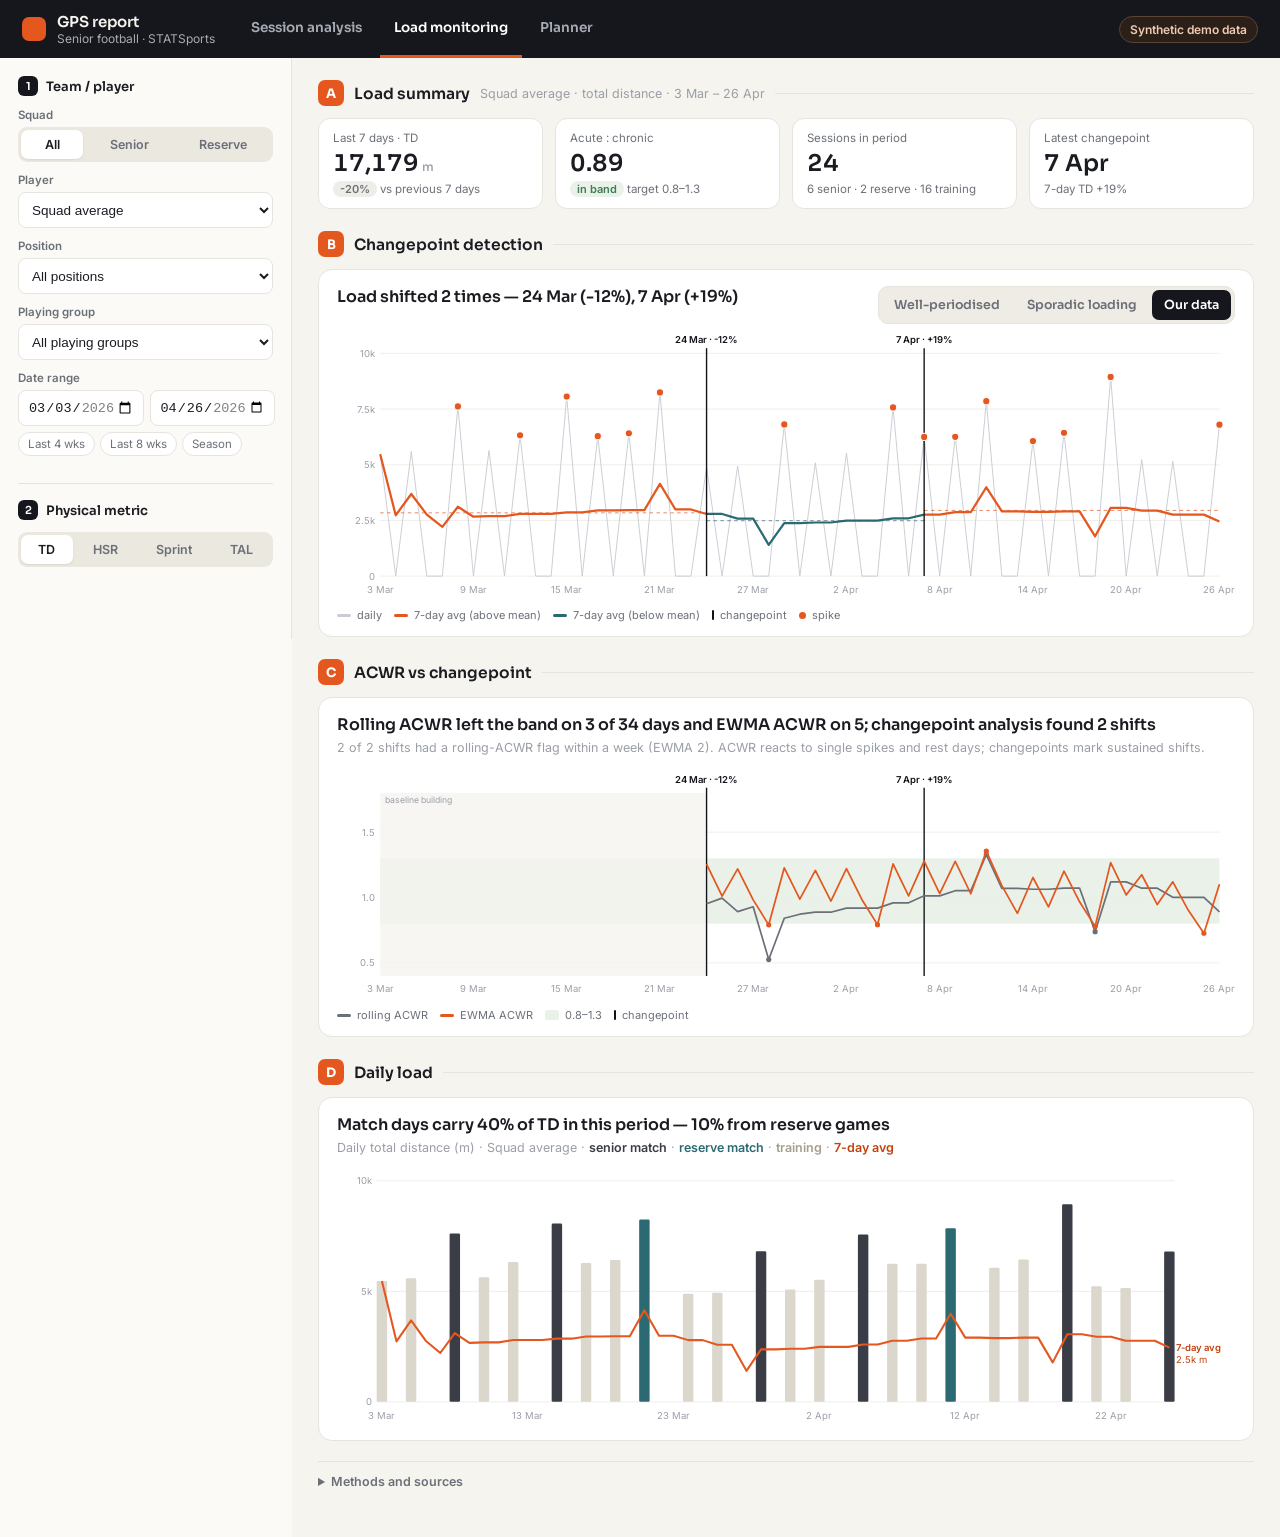
<file: docs/load.html>
<!DOCTYPE html>
<html lang="en">
<head><script>window.__PUBLISHED=true</script>
<meta charset="utf-8">
<meta name="viewport" content="width=device-width, initial-scale=1">

<title>GPS report · Load Monitoring</title>
<link rel="preconnect" href="https://fonts.googleapis.com">
<link rel="preconnect" href="https://fonts.gstatic.com" crossorigin>
<link href="https://fonts.googleapis.com/css2?family=Sora:wght@400;500;600;700&family=Inter:wght@400;500;600&display=swap" rel="stylesheet">
<style>
/* Shared styles — Session analysis (index.html) + Load monitoring (load.html) */
:root{
  --ink:#1a1c22; --muted:#6b7078; --faint:#9a9ea6;
  --canvas:#f6f4ef; --card:#ffffff; --line:#e7e4dd; --grid:#eeece6; --side:#fbfaf7;
  --dark:#15171c; --dark-2:#20232b; --on-dark:#f6f4ef; --on-dark-mut:#a7abb4;
  --accent:#e4571f; --accent-ink:#c2410c; --accent-soft:#fae7dd;
  --ok:#3f7d55; --ok-band:#e9f1e9;
  --m-td:#1f2430; --m-hsr:#e4571f; --m-spr:#7c3aed; --m-tal:#0e86c7;
  --senior:#3a3d45; --reserve:#2b6a72; --train:#dcd7cc;
  --sora:'Sora',system-ui,sans-serif; --inter:'Inter',system-ui,sans-serif;
}
*{box-sizing:border-box}
html,body{margin:0}
body{font-family:var(--inter);color:var(--ink);background:var(--canvas);-webkit-font-smoothing:antialiased}
button{font-family:inherit}

/* gate */
#gate{position:fixed;inset:0;background:var(--dark);color:var(--on-dark);display:flex;align-items:center;justify-content:center;padding:24px;z-index:80}
.gate-card{width:100%;max-width:380px}
.gate-card .mark{width:64px;height:5px;background:var(--accent);margin-bottom:22px}
.gate-card h1{font-family:var(--sora);font-weight:600;font-size:26px;line-height:1.15;margin:0 0 6px}
.gate-card p{color:var(--on-dark-mut);font-size:14px;line-height:1.5;margin:0 0 22px}
.gate-field{display:flex;gap:8px}
#pw{flex:1;font-size:15px;padding:12px 14px;border-radius:10px;border:1px solid #33363f;background:var(--dark-2);color:var(--on-dark)}
#pw:focus{outline:2px solid var(--accent);outline-offset:1px;border-color:transparent}
#enter{font-family:var(--sora);font-weight:600;font-size:15px;padding:12px 18px;border:0;border-radius:10px;background:var(--accent);color:#fff;cursor:pointer}
#gate-err{min-height:18px;margin-top:12px;font-size:13px;color:#f0a58a}
.gate-note{margin-top:26px;font-size:12px;color:#6c7079;line-height:1.5}
#app{display:none}

/* top bar + page tabs */
.topbar{background:var(--dark);color:var(--on-dark);display:flex;align-items:center;gap:22px;padding:0 22px;min-height:58px;flex-wrap:wrap}
.brand{display:flex;align-items:center;gap:11px;padding:12px 0}
.brand .dot{width:24px;height:24px;border-radius:7px;background:var(--accent);flex:none}
.brand .title{font-family:var(--sora);font-weight:600;font-size:15px}
.brand .sub{color:var(--on-dark-mut);font-size:12px}
.tabs{display:flex;gap:4px;align-self:stretch}
.tabs a{display:flex;align-items:center;padding:0 14px;color:var(--on-dark-mut);text-decoration:none;font-family:var(--sora);font-weight:600;font-size:13.5px;border-bottom:3px solid transparent}
.tabs a:hover{color:#fff}
.tabs a[aria-current=page]{color:#fff;border-bottom-color:var(--accent)}
.topbar .badge{margin-left:auto;font-size:12px;font-weight:600;color:#f0c9b3;border:1px solid #5a4433;background:#2a2018;padding:5px 10px;border-radius:999px}

/* two-column shell: filters left, figures right */
.shell{display:grid;grid-template-columns:292px minmax(0,1fr);min-height:calc(100vh - 58px)}
.side{background:var(--side);border-right:1px solid var(--line);padding:18px 18px 40px;position:sticky;top:0;align-self:start;max-height:100vh;overflow:auto}
.shell{background:linear-gradient(90deg,var(--side) 292px,transparent 292px)}
.side section{padding:0 0 16px;margin:0 0 16px;border-bottom:1px solid var(--line)}
.side section:last-child{border-bottom:0}
.side h3{font-family:var(--sora);font-weight:600;font-size:13px;margin:0 0 12px;display:flex;align-items:center;gap:8px}
.side h3 .n{width:20px;height:20px;border-radius:6px;background:var(--dark);color:#fff;font-size:11px;display:inline-flex;align-items:center;justify-content:center}
.fld{margin-bottom:11px}
.fld:last-child{margin-bottom:0}
.fld>label,.fld>.lbl{display:block;font-size:11.5px;font-weight:600;color:var(--muted);margin-bottom:5px}
.fld select,.fld input[type=date]{width:100%;font-size:13.5px;color:var(--ink);padding:7px 9px;border:1px solid var(--line);border-radius:8px;background:#fff;height:36px}
.fld select:disabled{color:var(--faint);background:#f4f2ed}
.dates{display:grid;grid-template-columns:1fr 1fr;gap:6px}
.seg{display:flex;background:#ebe8e0;border-radius:9px;padding:3px;gap:3px;flex-wrap:wrap}
.seg button{flex:1 1 auto;font-size:12.5px;font-weight:600;color:var(--muted);background:transparent;border:0;border-radius:7px;padding:7px 8px;cursor:pointer;white-space:nowrap}
.seg button[aria-pressed=true]{background:#fff;color:var(--ink);box-shadow:0 1px 2px rgba(0,0,0,.08)}
.seg button:disabled{opacity:.35;cursor:not-allowed}
.checks{display:grid;grid-template-columns:1fr 1fr;gap:6px}
.chk{display:flex;align-items:center;gap:7px;font-size:12.5px;font-weight:600;color:var(--muted);border:1px solid var(--line);background:#fff;border-radius:8px;padding:7px 9px;cursor:pointer;user-select:none}
.chk .sw{width:10px;height:10px;border-radius:3px;flex:none;opacity:.35}
.chk[aria-pressed=true]{color:var(--ink);border-color:#cfcabf}
.chk[aria-pressed=true] .sw{opacity:1}
.hint{font-size:11.5px;color:var(--faint);line-height:1.45;margin-top:7px}
.chips{display:flex;gap:5px;flex-wrap:wrap;margin-top:6px}
.chip{font-size:11.5px;color:var(--muted);background:#fff;border:1px solid var(--line);border-radius:999px;padding:4px 9px;cursor:pointer}
.chip:hover{color:var(--ink);border-color:#cfcabf}
:is(.seg button,.chk,.chip,.fld select,.fld input,.tabs a):focus-visible{outline:2px solid var(--accent);outline-offset:1px}

.main{padding:22px 26px 48px;min-width:0}
/* lettered section headers (A, B, C ...) - same on both pages */
.sec{display:flex;align-items:center;gap:10px;margin:22px 0 12px}
.sec:first-child{margin-top:0}
.sec .l{width:26px;height:26px;border-radius:7px;background:var(--accent);color:#fff;font-family:var(--sora);font-weight:700;font-size:13px;display:inline-flex;align-items:center;justify-content:center;flex:none}
.sec .t{font-family:var(--sora);font-weight:600;font-size:15.5px;white-space:nowrap}
.sec .d{font-size:12.5px;color:var(--faint);white-space:nowrap;overflow:hidden;text-overflow:ellipsis}
.sec .rule{flex:1;height:1px;background:var(--line);min-width:20px}
.story{margin-bottom:18px}
.eyebrow{font-size:12px;font-weight:600;color:var(--accent-ink);letter-spacing:.4px;text-transform:uppercase;margin-bottom:7px}
.story h1{font-family:var(--sora);font-weight:600;font-size:24px;line-height:1.3;margin:0 0 8px;max-width:1000px}
.story h1 em{font-style:normal;color:var(--accent-ink)}
.story ul{margin:0;padding:0;list-style:none;display:flex;flex-direction:column;gap:4px;max-width:1000px}
.story li{font-size:14px;line-height:1.5;color:#3d4048;padding-left:15px;position:relative}
.story li::before{content:'';position:absolute;left:0;top:8px;width:6px;height:6px;border-radius:50%;background:var(--faint)}

.kpis{display:grid;grid-template-columns:repeat(6,minmax(0,1fr));gap:12px;margin-bottom:16px}
.kpi{background:var(--card);border:1px solid var(--line);border-radius:12px;padding:12px 14px;min-width:0}
.k-label{font-size:11.5px;color:var(--muted);margin-bottom:7px;display:flex;align-items:center;gap:6px}
.k-label .sw{width:8px;height:8px;border-radius:2px}
.k-val{font-family:var(--sora);font-weight:600;font-size:23px;line-height:1;font-variant-numeric:tabular-nums}
.k-unit{font-family:var(--sora);font-weight:500;font-size:12px;color:var(--faint);margin-left:3px}
.k-foot{margin-top:7px;font-size:11.5px;color:var(--muted)}
.tag{font-weight:600;padding:1px 7px;border-radius:999px;font-size:11px;background:#efede7;color:var(--muted)}
.tag.ok{color:var(--ok);background:var(--ok-band)}
.tag.hi{color:var(--accent-ink);background:var(--accent-soft)}

.panel{background:var(--card);border:1px solid var(--line);border-radius:14px;padding:16px 18px 14px;min-width:0;margin-bottom:16px}
.panel h2{font-family:var(--sora);font-weight:600;font-size:16px;line-height:1.35;margin:0 0 3px}
.p-sub{font-size:12.5px;color:var(--faint);margin:0 0 10px;line-height:1.45}
.p-sub b{font-weight:600}
.p-head{display:flex;gap:14px;align-items:flex-start;justify-content:space-between;flex-wrap:wrap}
.panel svg{display:block;width:100%;height:auto;overflow:visible}
.row2{display:grid;grid-template-columns:minmax(0,1.6fr) minmax(0,1fr);gap:16px}
.row2>.panel{margin-bottom:16px}
.minis{display:grid;grid-template-columns:repeat(5,minmax(0,1fr));gap:12px;margin-bottom:16px}
.mini{background:var(--card);border:1px solid var(--line);border-radius:12px;padding:10px 12px 8px;min-width:0}
.mini .mt{font-family:var(--sora);font-weight:600;font-size:12.5px}
.mini .mt b{color:var(--accent-ink);margin-right:5px}
.mini .ms{font-size:11px;color:var(--faint);margin:1px 0 4px;line-height:1.35}
.legend{display:flex;gap:14px;flex-wrap:wrap;margin-top:8px;font-size:11.5px;color:var(--muted)}
.legend span{display:inline-flex;align-items:center;gap:6px}
.legend i{display:inline-block;width:14px;height:3px;border-radius:2px}
.empty{padding:36px 0;text-align:center;color:var(--faint);font-size:14px}
.foot{margin-top:18px;font-size:12px;color:var(--faint);line-height:1.6;max-width:1000px}
.toggle{display:inline-flex;background:#eeece5;border:1px solid var(--line);border-radius:10px;padding:3px;gap:3px}
.toggle button{font-family:var(--sora);font-weight:600;font-size:12.5px;color:var(--muted);background:transparent;border:0;padding:7px 12px;border-radius:7px;cursor:pointer}
.toggle button[aria-pressed=true]{background:var(--dark);color:#fff}
.hit{cursor:pointer}

#tip{position:fixed;pointer-events:none;background:var(--dark);color:#fff;font-size:12px;line-height:1.45;padding:7px 10px;border-radius:8px;box-shadow:0 4px 14px rgba(0,0,0,.18);opacity:0;transition:opacity .08s;z-index:90;white-space:nowrap}
#tip b{font-weight:600}

@media(max-width:1280px){.kpis{grid-template-columns:repeat(3,minmax(0,1fr))}.minis{grid-template-columns:repeat(3,minmax(0,1fr))}}
@media(max-width:1100px){.row2{grid-template-columns:1fr}}
@media(max-width:900px){.shell{grid-template-columns:1fr;background:none}.side{position:static;max-height:none;border-right:0;border-bottom:1px solid var(--line)}
  .main{padding:18px 16px 40px}.minis{grid-template-columns:repeat(2,minmax(0,1fr))}.kpis{grid-template-columns:repeat(2,minmax(0,1fr))}}

/* metrics table (session page, section D) */
.tbl-bar{display:flex;flex-wrap:wrap;gap:10px 16px;align-items:flex-end;margin:4px 0 12px}
.tbl-bar .fld{margin:0}
.tbl-bar .fld select{width:auto;min-width:150px}
.tbl-bar .seg{flex-wrap:nowrap}
.btn{font-size:12.5px;font-weight:600;color:var(--ink);background:#fff;border:1px solid var(--line);border-radius:8px;padding:8px 12px;cursor:pointer;height:36px}
.btn:hover{border-color:#cfcabf}
.tbl-wrap{overflow:auto;max-height:620px;border:1px solid var(--line);border-radius:10px}
.mtable{border-collapse:separate;border-spacing:0;font-size:12.5px;font-variant-numeric:tabular-nums;min-width:100%}
.mtable th,.mtable td{padding:6px 9px;text-align:right;white-space:nowrap;border-bottom:1px solid var(--grid)}
.mtable thead th{position:sticky;background:#fbfaf7;z-index:2;font-weight:600;color:var(--muted);font-size:11.5px}
.mtable thead tr:first-child th{top:0;height:30px;font-family:var(--sora);font-size:12px;color:var(--ink);border-bottom:0}
.mtable thead tr:nth-child(2) th{top:30px;cursor:pointer;user-select:none}
.mtable thead tr:nth-child(2) th:hover{color:var(--ink)}
.mtable thead th.sorted{color:var(--accent-ink)}
.mtable th.grp{text-align:center;border-left:2px solid var(--line)}
.mtable .gs{border-left:2px solid var(--line)}
.mtable .l{text-align:left}
.mtable th.stk,.mtable td.stk{position:sticky;left:0;background:#fff;z-index:1;box-shadow:1px 0 0 var(--line)}
.mtable thead th.stk{background:#fbfaf7;z-index:3}
.mtable tbody tr{cursor:pointer}
.mtable tbody tr:hover td{background:#faf8f3}
.mtable tbody tr.me td{background:var(--accent-soft);color:var(--accent-ink);font-weight:600}
.mtable tfoot td{background:#f6f4ef;font-weight:600;border-top:2px solid var(--line);position:sticky;bottom:0}
.mtable .muted{color:var(--faint);font-weight:400}
.mtable td.top{box-shadow:inset 0 -2px 0 var(--accent)}

/* metric definitions (session page, section E) */
.defs{display:grid;grid-template-columns:repeat(3,minmax(0,1fr));gap:12px;margin-bottom:8px}
.def{background:var(--card);border:1px solid var(--line);border-radius:12px;padding:13px 15px}
.def .dh{font-family:var(--sora);font-weight:600;font-size:13.5px;display:flex;align-items:center;gap:8px;margin-bottom:6px}
.def .dh .sw{width:10px;height:10px;border-radius:3px;flex:none}
.def p{margin:0;font-size:13px;line-height:1.55;color:#3d4048}
@media(max-width:1100px){.defs{grid-template-columns:repeat(2,minmax(0,1fr))}}
@media(max-width:620px){.defs{grid-template-columns:1fr}}

/* ---- decluttered layout: one line of context per section, details on demand ---- */
.sec .d:not([id]){display:none}
.hint{display:none}
.story{display:none}
.legend{gap:12px;font-size:11px}
details.more{margin-top:20px;border-top:1px solid var(--line);padding-top:12px}
details.more>summary{cursor:pointer;font-size:12.5px;font-weight:600;color:var(--muted);list-style-position:inside}
details.more>summary:hover{color:var(--ink)}
details.more .defs{margin-top:12px}
details.more .foot{margin-top:12px}

</style>
<style>#s-F{display:none}</style>
</head>
<body>

<div id="app">
  <header class="topbar">
    <div class="brand"><span class="dot"></span><div><div class="title">GPS report</div><div class="sub">Senior football · STATSports</div></div></div>
    <nav class="tabs" aria-label="Pages">
      <a href="index.html" data-page="index.html">Session analysis</a>
      <a href="load.html" data-page="load.html" aria-current="page">Load monitoring</a>
      <a href="planner.html" data-page="planner.html">Planner</a>
    </nav>
    <span class="badge">Synthetic demo data</span>
  </header>

  <div class="shell">
    <aside class="side" aria-label="Filters">
      <section>
        <h3><span class="n">1</span>Team / player</h3>
        <div class="fld"><span class="lbl">Squad</span><div class="seg" id="f-sq" role="group" aria-label="Squad"></div></div>
        <div class="fld"><label for="f-a">Player</label><select id="f-a"></select></div>
        <div class="fld"><label for="f-line">Position</label><select id="f-line"></select></div>
        <div class="fld"><label for="f-grp">Playing group</label><select id="f-grp"></select></div>
        <div class="fld"><span class="lbl">Date range</span>
          <div class="dates"><input type="date" id="f-from" aria-label="From"><input type="date" id="f-to" aria-label="To"></div>
          <div class="chips"><button class="chip" data-w="4">Last 4 wks</button><button class="chip" data-w="8">Last 8 wks</button><button class="chip" data-w="0">Season</button></div></div>
        <div class="hint">Players who play both grades sit in both squads; their load always includes every session.</div>
      </section>
      <section>
        <h3><span class="n">2</span>Physical metric</h3>
        <div class="seg" id="f-m" role="group" aria-label="Load metric"></div>
        <div class="hint" id="m-hint"></div>
      </section>
    </aside>

    <main class="main">
      <div class="sec"><span class="l">A</span><span class="t">Load summary</span><span class="d" id="d-A"></span><span class="rule"></span></div>
      <section class="story" aria-live="polite"><div class="eyebrow" id="eyebrow"></div><h1 id="headline"></h1><ul id="bullets"></ul></section>
      <section class="kpis" id="kpis" style="grid-template-columns:repeat(4,minmax(0,1fr))"></section>

      <div class="sec"><span class="l">B</span><span class="t">Changepoint detection</span><span class="d">sustained shifts in the 7-day load · Schelling et al. (2025)</span><span class="rule"></span></div>
      <div class="panel">
        <div class="p-head"><div><h2 id="h-F"></h2><p class="p-sub" id="s-F"></p></div>
          <div class="toggle" id="f-scn" role="group" aria-label="Data"></div></div>
        <div id="c-F"></div>
        <div class="legend"><span><i style="background:#c9cdd3"></i>daily</span><span><i style="background:#e4571f"></i>7-day avg (above mean)</span>
          <span><i style="background:#2b6a72"></i>7-day avg (below mean)</span><span><i style="background:#111318;width:2px;height:10px"></i>changepoint</span>
          <span><i style="background:#e4571f;width:7px;height:7px;border-radius:50%"></i>spike</span></div>
      </div>

      <div class="sec"><span class="l">C</span><span class="t">ACWR vs changepoint</span><span class="d">the same series as B, two ways of spotting a change in load</span><span class="rule"></span></div>
      <div class="panel">
        <h2 id="h-AC"></h2><p class="p-sub" id="s-AC"></p>
        <div id="c-AC"></div>
        <div class="legend"><span><i style="background:#6b7078"></i>rolling ACWR</span><span><i style="background:#e4571f"></i>EWMA ACWR</span>
          <span><i style="background:var(--ok-band);height:10px"></i>0.8–1.3</span><span><i style="background:#111318;width:2px;height:10px"></i>changepoint</span></div>
      </div>

      <div class="sec"><span class="l">D</span><span class="t">Daily load</span><span class="rule"></span></div>
      <div class="panel"><h2 id="h-load"></h2><p class="p-sub" id="s-load"></p><div id="c-load"></div></div>
      <details class="more"><summary>Methods and sources</summary><p class="foot" id="foot"></p></details>
    </main>
  </div>
</div>
<div id="tip" role="tooltip"></div>

<script>/* dashboard_data.js */
window.DASH_DATA = {"meta": {"source": "statsports", "generated": "2026-09-29T09:46:52.480717+00:00", "athlete": "Squad average", "n_players": 14, "n_sessions": 24, "n_matches": 8, "load_metric": "Total distance", "load_unit": "m", "range": ["2026-03-03", "2026-04-26"], "match_dates": ["2026-03-08", "2026-03-15", "2026-03-21", "2026-03-29", "2026-04-05", "2026-04-11", "2026-04-19", "2026-04-26"], "match_date": "2026-04-26", "match_athlete": "P09", "match_minutes": 82.0}, "daily": {"dates": ["2026-03-03", "2026-03-04", "2026-03-05", "2026-03-06", "2026-03-07", "2026-03-08", "2026-03-09", "2026-03-10", "2026-03-11", "2026-03-12", "2026-03-13", "2026-03-14", "2026-03-15", "2026-03-16", "2026-03-17", "2026-03-18", "2026-03-19", "2026-03-20", "2026-03-21", "2026-03-22", "2026-03-23", "2026-03-24", "2026-03-25", "2026-03-26", "2026-03-27", "2026-03-28", "2026-03-29", "2026-03-30", "2026-03-31", "2026-04-01", "2026-04-02", "2026-04-03", "2026-04-04", "2026-04-05", "2026-04-06", "2026-04-07", "2026-04-08", "2026-04-09", "2026-04-10", "2026-04-11", "2026-04-12", "2026-04-13", "2026-04-14", "2026-04-15", "2026-04-16", "2026-04-17", "2026-04-18", "2026-04-19", "2026-04-20", "2026-04-21", "2026-04-22", "2026-04-23", "2026-04-24", "2026-04-25", "2026-04-26"], "load": [5468.0, 0.0, 5593.0, 0.0, 0.0, 7619.0, 0.0, 5639.0, 0.0, 6324.0, 0.0, 0.0, 8064.0, 0.0, 6284.0, 0.0, 6413.0, 0.0, 8246.0, 0.0, 0.0, 4887.0, 0.0, 4941.0, 0.0, 0.0, 6811.0, 0.0, 5088.0, 0.0, 5523.0, 0.0, 0.0, 7571.0, 0.0, 6250.0, 0.0, 6251.0, 0.0, 7854.0, 0.0, 0.0, 6064.0, 0.0, 6435.0, 0.0, 0.0, 8941.0, 0.0, 5229.0, 0.0, 5150.0, 0.0, 0.0, 6800.0], "ma7": [2765.2, 2212.2, 3113.3, 2668.6, 2693.0, 2693.0, 2797.4, 2797.4, 2797.4, 2861.0, 2861.0, 2953.1, 2953.1, 2965.9, 2965.9, 4143.9, 2991.9, 2991.9, 2792.3, 2792.3, 2582.0, 2582.0, 1404.0, 2377.0, 2377.0, 2405.7, 2405.7, 2488.9, 2488.9, 2488.9, 2597.4, 2597.4, 2763.4, 2763.4, 2867.4, 2867.4, 3989.4, 2907.9, 2907.9, 2881.3, 2881.3, 2907.6, 2907.6, 1785.6, 3062.9, 3062.9, 2943.6, 2943.6, 2760.0, 2760.0, 2760.0, 2454.1, 2863.2, 2390.0, 2987.5], "ewma": [5468.0, 3827.6, 4357.2, 3050.1, 2135.0, 3780.2, 2646.2, 3544.0, 2480.8, 3633.8, 2543.6, 1780.5, 3665.6, 2565.9, 3681.3, 2576.9, 3727.8, 2609.4, 4300.4, 3010.3, 2107.2, 2941.1, 2058.8, 2923.5, 2046.4, 1432.5, 3046.0, 2132.2, 3019.0, 2113.3, 3136.2, 2195.3, 1536.7, 3347.0, 2342.9, 3515.0, 2460.5, 3597.7, 2518.4, 4119.1, 2883.3, 2018.3, 3232.0, 2262.4, 3514.2, 2459.9, 1722.0, 3887.7, 2721.4, 3473.7, 2431.6, 3247.1, 2273.0, 1591.1, 3153.8], "acwr": [1.0, 1.0, 1.0, 1.0, 1.0, 1.0, 1.0, 0.886, 0.997, 0.913, 1.004, 1.095, 0.961, 1.035, 0.985, 1.05, 0.981, 1.039, 1.32, 1.003, 1.053, 0.952, 0.995, 0.892, 0.929, 0.525, 0.841, 0.872, 0.887, 0.887, 0.919, 0.919, 0.919, 0.96, 0.96, 1.013, 1.013, 1.052, 1.052, 1.327, 1.07, 1.07, 1.063, 1.063, 1.072, 1.072, 0.739, 1.119, 1.119, 1.071, 1.071, 1.001, 1.001, 1.001, 0.891]}, "match": {"per_min": [98.2, 124.6, 99.4, 126.7, 118.4, 134.2, 106.6, 120.7, 67.8, 107.8, 127.9, 79.1, 141.4, 127.5, 103.9, 172.5, 138.7, 126.3, 136.8, 88.5, 86.1, 139.0, 103.6, 121.1, 132.3, 94.3, 112.4, 130.6, 112.3, 81.1, 124.0, 83.0, 110.6, 96.7, 117.6, 27.0, 39.2, 38.1, 38.3, 31.4, 33.3, 33.7, 30.9, 41.5, 41.4, 39.5, 24.9, 146.1, 89.7, 75.6, 94.3, 102.7, 145.6, 149.7, 92.7, 111.8, 127.3, 97.6, 96.8, 104.0, 69.5, 119.7, 95.2, 103.6, 132.6, 140.3, 141.3, 86.6, 117.8, 116.8, 130.3, 126.2, 110.1, 110.9, 132.4, 117.7, 105.9, 105.1, 97.0, 120.0, 172.4, 116.2]}, "mds": {"1": {"peak": 172.5, "start_min": 15}, "2": {"peak": 155.6, "start_min": 15}, "3": {"peak": 145.8, "start_min": 15}, "4": {"peak": 143.6, "start_min": 15}, "5": {"peak": 136.8, "start_min": 12}}, "psd": {"periods": [2, 3, 4, 5, 6, 7, 8, 9, 10, 11, 12, 13, 14, 15, 16, 17, 18, 19, 20, 21, 22, 23, 24, 25, 26, 27, 28, 29, 30, 31, 32, 33, 34, 35, 36, 37, 38, 39, 40, 41, 42, 43, 44, 45, 46, 47, 48, 49, 50, 51, 52, 53, 54, 55, 56, 57, 58, 59, 60], "power": [128348.47, 22700962.71, 3735941.73, 2400935.73, 1836905.18, 3707325.38, 1053302.16, 934095.06, 4010920.58, 1290765.0, 202584.19, 10333.88, 203922.03, 404692.97, 516295.24, 682004.55, 944215.59, 1222329.89, 1427548.35, 1522332.44, 1515699.44, 1438120.99, 1321868.57, 1191945.29, 1064358.15, 947702.8, 845533.22, 758408.26, 685328.37, 624624.36, 574454.31, 533053.74, 498843.56, 470462.69, 446764.01, 426794.65, 409771.34, 395055.78, 382131.88, 370585.89, 360089.01, 350382.64, 341265.8, 332584.4, 324222.36, 316093.98, 308137.78, 300311.21, 292586.44, 284946.89, 277384.35, 269896.79, 262486.52, 255158.8, 247920.72, 240780.4, 233746.33, 226826.89, 220030.09]}, "wavelet": {"periods": [2, 3, 5, 7, 10, 14, 21, 28], "grid": [[4152.733237627691, 767.7435623581893, 5301.561132817236, 7177.542216538433, 4266.820631882354, 2623.209558512263, 7540.025330349165, 8572.650519747103, 7756.070211450979, 3242.293682073158, 2628.0042930308828, 2863.2907788815746, 2321.2150434913283, 6142.711713212613, 5584.551076617865, 909.2654890583412, 5508.082913321266, 8116.871658595451, 8177.7170574301845, 5554.265013214632, 1098.1015359399653, 4791.750146014008, 976.4979488615078, 5656.08480702453, 7025.52863500295, 4040.591306118033], [3085.176239569129, 3834.6560609291787, 3025.7732603038717, 1117.2730540694442, 2844.86430151327, 3879.714761465671, 3036.982421508322, 2195.7558814235686, 2887.284729747318, 3522.7185720693587, 2805.934519310596, 2592.645931915126, 2955.6017977471665, 1701.8382947862326, 1525.9953589534289, 3247.0092964198993, 3245.745729338052, 2218.052984960455, 2278.1982679247176, 3361.4845446375107, 3467.8809127055074, 3117.753890054655, 4098.33929721181, 3760.204709988926, 1477.7069279249658, 2138.267758653024], [1171.0068707468372, 1138.1524935058433, 786.3398818026678, 332.49794640063857, 820.2708063541052, 1482.1825803790045, 1958.4292025474372, 2240.663798889904, 2379.9059911529857, 2398.5676062210428, 2282.0618452833364, 1999.8994273074345, 1533.7241904454486, 961.8919639849382, 733.486633879759, 1166.5514228699685, 1650.9848731494035, 1992.1119638286978, 2231.2297485958566, 2420.9163543065074, 2543.0820402915533, 2516.620229877125, 2242.9762785722605, 1677.1181886256325, 968.4105077665926, 788.7810250104347], [1516.5051211266173, 1653.150596168676, 1682.3844159165594, 1587.4826761077654, 1373.0410369567464, 1066.7223121942545, 721.1095893289644, 406.98780789076056, 194.01549742434784, 130.18633970755522, 220.5456521871145, 426.1118081718594, 673.4044690044138, 880.5927710871592, 983.0789392496794, 955.1198993865939, 816.9755889501596, 629.4102806415915, 469.4188206619705, 393.0130064770377, 435.45635389562113, 626.7677582055392, 932.9604114343994, 1268.9581403753373, 1547.5459025915736, 1704.930740120491], [686.8617647703848, 749.1221158658207, 855.5346620313651, 943.0482203342453, 1046.269993952911, 1158.3576665180867, 1258.0198081453916, 1335.8134215253733, 1402.1061727574345, 1421.6463452938476, 1462.6528234603354, 1481.6226975320753, 1486.7616048244524, 1495.7682633318573, 1493.091295603526, 1499.8345680929672, 1491.0021167010425, 1499.6962590756104, 1514.6423209537627, 1503.1065905991518, 1520.7550555146227, 1522.7415278069864, 1504.8643850694739, 1464.708805909327, 1418.8844281174945, 1342.030724601189], [573.7209667310723, 642.0545256758573, 692.8318657282026, 773.4836492057848, 833.023000847083, 854.8519801095812, 838.0232319163938, 872.4052078616357, 872.8187370093605, 738.6991831409867, 684.6970402548552, 603.4003434124792, 494.24071899526126, 408.9391122828, 349.8364827316827, 313.14088382812423, 253.9853814861842, 295.04820738035266, 360.9972501287806, 308.40172469635434, 376.73128523446354, 404.2068365044557, 410.9509326772075, 346.9111773410471, 329.34177743705527, 317.66998302483296], [707.9133388844243, 820.4886390662491, 748.2075685770709, 837.3446339070931, 929.4771141812653, 1051.1565451882361, 1234.9577451180387, 1215.9801769582837, 1164.5622182572024, 1554.9076198762205, 1328.9541666474172, 1295.544527552153, 1232.0772471316984, 1301.975710174979, 1226.2834312845532, 1172.330082482635, 1263.9954735896486, 1186.732761303235, 1093.0279101237948, 1175.543621869101, 1013.5880475207931, 918.9727015808019, 795.5688035920184, 609.7539231274516, 610.6862076946184, 585.8335532315297], [425.3665858221382, 501.41535991126653, 778.9912508885859, 691.6831762026567, 683.0970092189373, 721.583650227295, 948.5962394873569, 988.7697952119547, 1021.1079202749356, 958.2741656430801, 944.6055484730166, 1006.8871240554878, 1063.5699301222667, 970.9972695784395, 992.4197852190192, 1027.9565220508634, 902.7812465318651, 831.0431651556927, 719.7358126169746, 1162.7492856882702, 902.0391960327207, 785.9151000921202, 681.613896184597, 682.4351407101652, 626.3440563776825, 554.2964442870062]]}, "changepoints": [20, 35], "squad": {"athletes": ["P01", "P02", "P03", "P04", "P05", "P06", "P07", "P08", "P09", "P10", "P11", "P12", "P13", "P14"], "sessions": {"a": [0, 2, 3, 4, 5, 7, 8, 9, 10, 11, 12, 13, 0, 3, 4, 5, 6, 7, 8, 9, 10, 13, 0, 1, 2, 3, 4, 5, 6, 7, 8, 9, 10, 11, 0, 1, 3, 4, 5, 6, 7, 8, 10, 11, 13, 0, 1, 2, 3, 4, 5, 6, 8, 10, 11, 12, 13, 0, 1, 2, 3, 4, 5, 6, 7, 8, 9, 10, 11, 0, 2, 3, 5, 6, 7, 8, 9, 10, 11, 13, 0, 1, 2, 4, 5, 6, 7, 8, 9, 10, 11, 12, 13, 0, 1, 2, 9, 10, 11, 12, 13, 0, 1, 2, 3, 4, 5, 6, 7, 8, 9, 10, 11, 12, 13, 0, 1, 2, 3, 4, 7, 8, 9, 10, 11, 12, 13, 0, 1, 2, 3, 4, 5, 6, 7, 8, 9, 10, 11, 0, 1, 2, 3, 4, 5, 6, 7, 8, 9, 10, 11, 12, 13, 0, 1, 2, 4, 8, 9, 10, 11, 13, 0, 1, 2, 3, 4, 5, 6, 7, 8, 9, 10, 11, 0, 1, 2, 3, 4, 5, 6, 7, 8, 9, 10, 11, 12, 13, 0, 1, 2, 3, 4, 5, 6, 7, 9, 10, 11, 12, 13, 0, 1, 2, 9, 10, 11, 12, 13, 0, 1, 2, 3, 4, 5, 6, 7, 8, 9, 10, 12, 13, 0, 1, 2, 3, 4, 5, 6, 7, 8, 10, 11, 12, 13, 0, 1, 2, 3, 4, 5, 6, 7, 8, 9, 10, 11, 0, 2, 3, 5, 6, 7, 8, 9, 10, 11, 12, 13, 0, 1, 2, 3, 4, 5, 6, 7, 8, 10, 11, 12, 13, 0, 1, 2, 3, 4, 5, 6, 7, 8, 9, 10, 11], "d": ["2026-03-03", "2026-03-03", "2026-03-03", "2026-03-03", "2026-03-03", "2026-03-03", "2026-03-03", "2026-03-03", "2026-03-03", "2026-03-03", "2026-03-03", "2026-03-03", "2026-03-05", "2026-03-05", "2026-03-05", "2026-03-05", "2026-03-05", "2026-03-05", "2026-03-05", "2026-03-05", "2026-03-05", "2026-03-05", "2026-03-08", "2026-03-08", "2026-03-08", "2026-03-08", "2026-03-08", "2026-03-08", "2026-03-08", "2026-03-08", "2026-03-08", "2026-03-08", "2026-03-08", "2026-03-08", "2026-03-10", "2026-03-10", "2026-03-10", "2026-03-10", "2026-03-10", "2026-03-10", "2026-03-10", "2026-03-10", "2026-03-10", "2026-03-10", "2026-03-10", "2026-03-12", "2026-03-12", "2026-03-12", "2026-03-12", "2026-03-12", "2026-03-12", "2026-03-12", "2026-03-12", "2026-03-12", "2026-03-12", "2026-03-12", "2026-03-12", "2026-03-15", "2026-03-15", "2026-03-15", "2026-03-15", "2026-03-15", "2026-03-15", "2026-03-15", "2026-03-15", "2026-03-15", "2026-03-15", "2026-03-15", "2026-03-15", "2026-03-17", "2026-03-17", "2026-03-17", "2026-03-17", "2026-03-17", "2026-03-17", "2026-03-17", "2026-03-17", "2026-03-17", "2026-03-17", "2026-03-17", "2026-03-19", "2026-03-19", "2026-03-19", "2026-03-19", "2026-03-19", "2026-03-19", "2026-03-19", "2026-03-19", "2026-03-19", "2026-03-19", "2026-03-19", "2026-03-19", "2026-03-19", "2026-03-21", "2026-03-21", "2026-03-21", "2026-03-21", "2026-03-21", "2026-03-21", "2026-03-21", "2026-03-21", "2026-03-24", "2026-03-24", "2026-03-24", "2026-03-24", "2026-03-24", "2026-03-24", "2026-03-24", "2026-03-24", "2026-03-24", "2026-03-24", "2026-03-24", "2026-03-24", "2026-03-24", "2026-03-24", "2026-03-26", "2026-03-26", "2026-03-26", "2026-03-26", "2026-03-26", "2026-03-26", "2026-03-26", "2026-03-26", "2026-03-26", "2026-03-26", "2026-03-26", "2026-03-26", "2026-03-29", "2026-03-29", "2026-03-29", "2026-03-29", "2026-03-29", "2026-03-29", "2026-03-29", "2026-03-29", "2026-03-29", "2026-03-29", "2026-03-29", "2026-03-29", "2026-03-31", "2026-03-31", "2026-03-31", "2026-03-31", "2026-03-31", "2026-03-31", "2026-03-31", "2026-03-31", "2026-03-31", "2026-03-31", "2026-03-31", "2026-03-31", "2026-03-31", "2026-03-31", "2026-04-02", "2026-04-02", "2026-04-02", "2026-04-02", "2026-04-02", "2026-04-02", "2026-04-02", "2026-04-02", "2026-04-02", "2026-04-05", "2026-04-05", "2026-04-05", "2026-04-05", "2026-04-05", "2026-04-05", "2026-04-05", "2026-04-05", "2026-04-05", "2026-04-05", "2026-04-05", "2026-04-05", "2026-04-07", "2026-04-07", "2026-04-07", "2026-04-07", "2026-04-07", "2026-04-07", "2026-04-07", "2026-04-07", "2026-04-07", "2026-04-07", "2026-04-07", "2026-04-07", "2026-04-07", "2026-04-07", "2026-04-09", "2026-04-09", "2026-04-09", "2026-04-09", "2026-04-09", "2026-04-09", "2026-04-09", "2026-04-09", "2026-04-09", "2026-04-09", "2026-04-09", "2026-04-09", "2026-04-09", "2026-04-11", "2026-04-11", "2026-04-11", "2026-04-11", "2026-04-11", "2026-04-11", "2026-04-11", "2026-04-11", "2026-04-14", "2026-04-14", "2026-04-14", "2026-04-14", "2026-04-14", "2026-04-14", "2026-04-14", "2026-04-14", "2026-04-14", "2026-04-14", "2026-04-14", "2026-04-14", "2026-04-14", "2026-04-16", "2026-04-16", "2026-04-16", "2026-04-16", "2026-04-16", "2026-04-16", "2026-04-16", "2026-04-16", "2026-04-16", "2026-04-16", "2026-04-16", "2026-04-16", "2026-04-16", "2026-04-19", "2026-04-19", "2026-04-19", "2026-04-19", "2026-04-19", "2026-04-19", "2026-04-19", "2026-04-19", "2026-04-19", "2026-04-19", "2026-04-19", "2026-04-19", "2026-04-21", "2026-04-21", "2026-04-21", "2026-04-21", "2026-04-21", "2026-04-21", "2026-04-21", "2026-04-21", "2026-04-21", "2026-04-21", "2026-04-21", "2026-04-21", "2026-04-23", "2026-04-23", "2026-04-23", "2026-04-23", "2026-04-23", "2026-04-23", "2026-04-23", "2026-04-23", "2026-04-23", "2026-04-23", "2026-04-23", "2026-04-23", "2026-04-23", "2026-04-26", "2026-04-26", "2026-04-26", "2026-04-26", "2026-04-26", "2026-04-26", "2026-04-26", "2026-04-26", "2026-04-26", "2026-04-26", "2026-04-26", "2026-04-26"], "t": ["T", "T", "T", "T", "T", "T", "T", "T", "T", "T", "T", "T", "T", "T", "T", "T", "T", "T", "T", "T", "T", "T", "M", "M", "M", "M", "M", "M", "M", "M", "M", "M", "M", "M", "T", "T", "T", "T", "T", "T", "T", "T", "T", "T", "T", "T", "T", "T", "T", "T", "T", "T", "T", "T", "T", "T", "T", "M", "M", "M", "M", "M", "M", "M", "M", "M", "M", "M", "M", "T", "T", "T", "T", "T", "T", "T", "T", "T", "T", "T", "T", "T", "T", "T", "T", "T", "T", "T", "T", "T", "T", "T", "T", "M", "M", "M", "M", "M", "M", "M", "M", "T", "T", "T", "T", "T", "T", "T", "T", "T", "T", "T", "T", "T", "T", "T", "T", "T", "T", "T", "T", "T", "T", "T", "T", "T", "T", "M", "M", "M", "M", "M", "M", "M", "M", "M", "M", "M", "M", "T", "T", "T", "T", "T", "T", "T", "T", "T", "T", "T", "T", "T", "T", "T", "T", "T", "T", "T", "T", "T", "T", "T", "M", "M", "M", "M", "M", "M", "M", "M", "M", "M", "M", "M", "T", "T", "T", "T", "T", "T", "T", "T", "T", "T", "T", "T", "T", "T", "T", "T", "T", "T", "T", "T", "T", "T", "T", "T", "T", "T", "T", "M", "M", "M", "M", "M", "M", "M", "M", "T", "T", "T", "T", "T", "T", "T", "T", "T", "T", "T", "T", "T", "T", "T", "T", "T", "T", "T", "T", "T", "T", "T", "T", "T", "T", "M", "M", "M", "M", "M", "M", "M", "M", "M", "M", "M", "M", "T", "T", "T", "T", "T", "T", "T", "T", "T", "T", "T", "T", "T", "T", "T", "T", "T", "T", "T", "T", "T", "T", "T", "T", "T", "M", "M", "M", "M", "M", "M", "M", "M", "M", "M", "M", "M"], "dist": [5542, 5714, 6687, 5975, 4252, 5032, 6893, 4335, 4824, 5468, 5446, 5444, 5090, 5593, 7304, 4548, 5739, 6355, 6228, 5086, 4594, 5397, 7596, 8047, 9502, 8346, 9042, 7769, 8216, 9064, 9407, 3788, 5609, 5038, 4036, 4918, 6658, 7072, 6408, 3966, 7334, 5143, 5409, 4549, 6539, 6432, 6491, 6849, 6213, 5159, 5194, 6734, 7419, 5213, 6381, 7608, 6191, 7888, 8856, 10461, 9425, 8966, 7887, 8600, 9058, 10135, 5634, 4111, 5746, 4882, 5636, 7040, 6688, 5921, 7185, 5397, 6576, 5187, 7524, 7092, 5560, 5301, 8249, 7063, 6641, 6526, 7519, 6042, 5097, 6270, 6777, 6794, 5530, 4480, 4670, 8872, 8924, 8643, 9863, 10854, 9665, 3886, 5338, 5969, 5527, 5806, 3965, 3473, 5784, 4676, 4619, 5228, 3598, 6335, 4210, 5276, 5004, 6055, 5588, 5498, 4084, 5710, 4508, 4823, 4478, 4377, 3884, 6661, 7239, 8526, 7962, 7991, 6984, 7300, 7969, 8632, 4082, 4780, 3611, 4295, 4851, 4581, 4513, 6189, 5682, 6175, 4891, 5319, 5185, 4442, 6423, 4532, 4158, 5767, 4590, 6376, 6154, 6335, 3693, 5600, 6381, 4808, 7719, 8086, 9438, 8569, 8849, 7918, 8194, 8380, 9179, 3822, 6292, 4403, 6158, 5184, 4924, 7004, 4437, 5241, 6204, 7260, 7619, 5821, 5859, 6784, 8038, 6969, 5857, 7109, 5048, 7038, 6638, 5744, 5402, 6802, 6041, 3751, 7461, 7304, 7066, 5777, 4267, 7256, 8499, 8224, 9227, 10318, 9267, 6280, 6840, 6420, 6134, 6878, 5832, 5254, 5067, 6472, 6556, 4624, 6093, 6387, 6367, 6762, 6613, 4586, 6393, 6826, 6064, 6830, 6167, 4550, 8152, 8552, 5800, 8546, 9128, 11481, 10360, 9634, 9089, 9775, 10138, 11113, 4788, 6721, 6516, 4955, 6212, 5879, 5282, 5977, 4569, 5672, 3636, 4964, 5198, 6239, 4160, 4132, 5499, 4300, 5046, 5752, 4338, 5307, 4286, 5767, 5511, 5345, 6055, 5618, 6731, 7368, 8450, 7789, 7994, 6925, 7463, 8046, 8460, 2881, 4313, 5183], "hsr": [590, 559, 855, 629, 359, 536, 843, 407, 389, 482, 584, 593, 553, 642, 847, 387, 716, 906, 841, 374, 332, 437, 783, 677, 883, 700, 850, 702, 888, 985, 1094, 319, 548, 246, 294, 484, 740, 764, 791, 415, 1240, 505, 776, 375, 707, 804, 526, 1087, 514, 551, 551, 1044, 983, 536, 647, 810, 751, 788, 1089, 1239, 1103, 947, 506, 1017, 792, 1097, 621, 329, 515, 457, 636, 599, 832, 827, 984, 476, 633, 473, 737, 1138, 614, 588, 1339, 698, 768, 980, 855, 730, 281, 479, 620, 760, 444, 397, 346, 1091, 923, 751, 556, 1269, 1026, 342, 687, 1007, 601, 537, 246, 320, 684, 325, 465, 505, 118, 679, 438, 520, 494, 724, 442, 568, 567, 723, 492, 467, 327, 354, 246, 556, 580, 924, 843, 688, 566, 863, 790, 1037, 393, 436, 276, 440, 640, 466, 461, 515, 576, 707, 625, 557, 534, 423, 531, 355, 374, 684, 389, 742, 743, 847, 185, 673, 511, 399, 844, 770, 846, 924, 809, 845, 750, 634, 1051, 308, 600, 400, 784, 428, 450, 775, 253, 317, 996, 780, 1125, 576, 549, 634, 918, 898, 824, 818, 278, 839, 650, 474, 850, 789, 642, 314, 817, 781, 568, 634, 376, 921, 692, 688, 922, 804, 1030, 708, 656, 643, 593, 715, 586, 658, 433, 706, 600, 358, 685, 755, 827, 801, 698, 410, 475, 704, 522, 661, 568, 429, 793, 1150, 569, 1003, 773, 1509, 954, 919, 987, 1264, 1138, 1214, 638, 789, 546, 512, 605, 546, 536, 854, 378, 526, 233, 468, 606, 599, 290, 325, 646, 478, 504, 586, 238, 702, 405, 638, 598, 565, 655, 605, 691, 804, 949, 768, 713, 587, 556, 708, 947, 332, 298, 500], "spr": [317, 261, 380, 268, 184, 284, 380, 112, 155, 198, 254, 327, 287, 297, 291, 152, 382, 451, 444, 124, 129, 207, 415, 290, 388, 219, 465, 329, 540, 554, 616, 102, 247, 46, 107, 216, 386, 441, 370, 237, 687, 316, 340, 146, 380, 424, 274, 558, 207, 283, 213, 539, 453, 264, 238, 314, 415, 415, 538, 704, 491, 451, 186, 626, 391, 550, 316, 124, 192, 199, 407, 239, 409, 477, 642, 327, 195, 318, 284, 600, 315, 332, 736, 314, 344, 489, 384, 540, 171, 270, 230, 335, 212, 159, 165, 699, 406, 414, 210, 748, 582, 205, 364, 658, 251, 243, 104, 195, 304, 211, 202, 189, 42, 253, 183, 268, 167, 332, 225, 163, 303, 421, 290, 196, 143, 119, 136, 249, 246, 486, 471, 310, 261, 441, 389, 510, 266, 171, 124, 242, 339, 303, 191, 213, 283, 364, 379, 313, 262, 241, 211, 152, 130, 292, 176, 381, 411, 400, 57, 373, 222, 140, 418, 314, 417, 470, 416, 409, 487, 354, 497, 212, 299, 122, 511, 251, 161, 296, 120, 215, 629, 335, 637, 326, 265, 277, 436, 450, 408, 476, 85, 348, 273, 169, 529, 426, 349, 154, 292, 420, 263, 304, 201, 428, 272, 279, 396, 319, 456, 411, 328, 404, 254, 377, 224, 404, 151, 384, 295, 106, 348, 382, 578, 406, 277, 147, 188, 350, 310, 333, 306, 167, 378, 622, 304, 539, 300, 797, 503, 342, 509, 670, 605, 756, 402, 398, 252, 252, 363, 226, 205, 422, 218, 245, 75, 195, 182, 304, 132, 132, 341, 201, 205, 316, 89, 416, 229, 367, 284, 270, 349, 296, 333, 471, 534, 380, 341, 269, 309, 413, 510, 146, 106, 114], "tal": [1987, 1758, 2216, 1935, 1582, 1682, 2146, 1583, 1797, 1849, 1709, 1812, 1900, 1842, 2312, 1647, 2042, 2210, 2018, 1760, 1697, 1754, 2480, 2417, 2517, 2412, 2553, 2403, 2498, 2583, 2558, 1160, 1866, 1452, 1472, 1693, 2023, 2197, 2103, 1373, 2309, 1606, 1912, 1500, 2065, 2158, 2056, 2050, 1964, 1698, 1838, 2344, 2211, 1803, 1979, 2248, 1988, 2449, 2583, 2628, 2629, 2569, 2375, 2506, 2427, 2604, 1706, 1222, 1503, 1721, 1711, 2117, 2140, 1912, 2114, 1619, 2058, 1703, 2173, 2196, 1878, 1756, 2284, 2042, 2073, 2126, 2238, 1796, 1620, 1980, 1944, 1923, 1713, 1309, 1278, 2174, 2508, 2433, 2425, 2683, 2539, 1477, 1954, 2047, 1922, 2026, 1624, 1391, 2151, 1664, 1734, 1996, 1336, 2072, 1541, 2052, 1826, 2071, 2007, 1934, 1530, 2057, 1729, 1811, 1674, 1538, 1473, 2303, 2397, 2447, 2473, 2487, 2336, 2480, 2486, 2542, 1359, 1569, 1166, 1598, 1769, 1596, 1598, 1931, 2015, 2142, 1668, 1750, 1803, 1598, 2071, 1446, 1446, 2101, 1742, 1901, 1960, 1997, 1410, 1975, 2061, 1578, 2462, 2464, 2435, 2489, 2537, 2462, 2499, 2401, 2531, 1205, 1951, 1225, 2178, 1765, 1503, 2220, 1508, 1733, 2071, 2246, 2304, 1953, 1977, 2113, 2188, 2179, 2003, 2328, 1481, 2238, 2071, 1874, 1905, 2166, 2034, 1454, 2276, 2032, 2164, 1754, 1186, 1817, 2426, 2429, 2580, 2479, 2500, 2031, 2024, 1829, 1760, 2035, 1919, 1708, 1449, 1856, 2104, 1535, 1802, 1884, 2136, 2087, 1833, 1462, 1886, 2122, 1843, 2006, 1706, 1530, 2282, 2177, 1758, 2581, 2402, 2666, 2552, 2500, 2566, 2664, 2585, 2574, 1316, 1941, 1598, 1858, 1989, 2074, 1978, 2218, 1700, 1885, 1437, 1794, 1804, 1981, 1532, 1676, 2017, 1463, 1816, 2024, 1700, 1944, 1618, 2021, 2080, 1873, 1986, 2025, 2372, 2444, 2502, 2477, 2447, 2418, 2334, 2466, 2550, 1022, 1374, 1550], "vmax": [8.66, 8.68, 8.37, 8.17, 8.31, 8.75, 8.88, 7.52, 8.5, 7.86, 8.04, 8.6, 8.69, 8.25, 8.22, 7.6, 8.94, 8.78, 8.93, 8.17, 8.5, 8.53, 8.69, 8.38, 8.81, 8.36, 8.21, 8.29, 9.0, 8.76, 8.87, 8.14, 8.15, 7.18, 7.98, 8.28, 8.37, 8.23, 8.33, 9.0, 8.83, 8.9, 8.34, 8.02, 8.65, 8.72, 8.31, 8.73, 8.33, 8.19, 8.36, 9.01, 8.92, 8.43, 8.03, 8.43, 8.47, 8.73, 8.43, 8.81, 8.38, 8.18, 8.34, 9.03, 8.85, 8.8, 8.2, 8.24, 7.85, 8.73, 8.88, 8.24, 8.35, 8.84, 8.8, 8.71, 8.23, 8.49, 8.02, 8.67, 8.73, 8.32, 8.89, 8.23, 8.37, 8.94, 8.75, 8.86, 8.16, 8.44, 8.06, 8.44, 8.36, 8.73, 8.38, 8.89, 8.25, 8.43, 8.05, 8.44, 8.65, 8.45, 8.32, 8.87, 8.29, 8.03, 8.33, 8.97, 8.7, 8.89, 8.24, 8.23, 7.7, 8.41, 8.53, 8.34, 8.44, 8.87, 8.41, 8.23, 8.41, 8.82, 8.14, 8.33, 8.0, 8.17, 8.57, 8.65, 8.4, 8.87, 8.24, 8.2, 8.36, 8.99, 8.83, 8.93, 8.27, 8.27, 7.99, 8.6, 8.42, 8.84, 8.39, 8.2, 8.37, 9.01, 8.84, 8.78, 8.11, 8.3, 7.95, 8.28, 8.52, 8.67, 8.12, 8.88, 8.2, 8.73, 8.19, 8.48, 7.98, 8.53, 8.64, 8.22, 8.83, 8.31, 8.21, 8.3, 9.02, 8.79, 8.89, 8.23, 8.39, 7.93, 8.62, 8.13, 8.6, 8.4, 8.04, 8.27, 8.99, 8.68, 8.81, 8.29, 8.45, 8.05, 8.43, 8.66, 8.73, 8.35, 8.73, 8.38, 8.15, 8.32, 9.02, 8.83, 8.28, 8.26, 7.93, 8.32, 8.65, 8.67, 8.19, 8.87, 8.26, 8.5, 8.06, 8.43, 8.58, 8.7, 8.32, 8.87, 8.4, 8.17, 8.17, 8.99, 8.84, 8.9, 8.28, 8.37, 8.41, 8.65, 8.71, 8.44, 8.79, 8.22, 8.23, 8.33, 8.92, 8.78, 8.87, 8.4, 8.06, 8.44, 8.63, 8.7, 8.42, 8.87, 8.39, 8.12, 8.35, 9.02, 8.79, 8.9, 8.28, 8.41, 7.94, 8.51, 8.71, 8.27, 8.23, 9.01, 8.73, 8.91, 7.58, 8.47, 7.87, 8.37, 8.57, 8.72, 8.42, 8.82, 8.34, 8.23, 8.23, 8.94, 8.64, 8.76, 8.49, 8.01, 8.25, 8.54, 8.33, 8.44, 8.75, 8.4, 8.14, 8.35, 8.95, 8.85, 8.86, 7.9, 8.46, 8.02], "dur": [71.0, 62.0, 74.0, 67.0, 58.0, 60.0, 72.0, 58.0, 65.0, 65.0, 60.0, 62.0, 68.0, 63.0, 76.0, 59.0, 70.0, 73.0, 67.0, 67.0, 61.0, 63.0, 82.0, 82.0, 82.0, 82.0, 82.0, 82.0, 82.0, 82.0, 82.0, 34.5, 64.4, 54.4, 56.0, 61.0, 67.0, 72.0, 69.0, 52.0, 71.0, 57.0, 65.0, 54.0, 69.0, 73.0, 71.0, 66.0, 68.0, 60.0, 63.0, 75.0, 71.0, 64.0, 67.0, 73.0, 67.0, 82.0, 82.0, 82.0, 82.0, 82.0, 82.0, 82.0, 82.0, 82.0, 59.4, 46.5, 51.9, 63.0, 59.0, 71.0, 72.0, 63.0, 68.0, 58.0, 71.0, 61.0, 73.0, 69.0, 65.0, 61.0, 70.0, 70.0, 69.0, 68.0, 73.0, 60.0, 61.0, 71.0, 66.0, 64.0, 60.0, 45.4, 46.3, 68.2, 82.0, 82.0, 82.0, 82.0, 82.0, 56.0, 68.0, 66.0, 66.0, 69.0, 62.0, 54.0, 74.0, 61.0, 64.0, 72.0, 53.0, 69.0, 58.0, 74.0, 65.0, 71.0, 71.0, 67.0, 54.0, 67.0, 63.0, 67.0, 61.0, 56.0, 57.0, 82.0, 82.0, 82.0, 82.0, 82.0, 82.0, 82.0, 82.0, 82.0, 51.6, 57.4, 40.3, 59.0, 61.0, 57.0, 58.0, 68.0, 70.0, 73.0, 57.0, 61.0, 64.0, 59.0, 72.0, 54.0, 55.0, 73.0, 63.0, 64.0, 66.0, 64.0, 54.0, 67.0, 73.0, 57.0, 82.0, 82.0, 82.0, 82.0, 82.0, 82.0, 82.0, 82.0, 82.0, 40.7, 66.1, 38.5, 74.0, 65.0, 53.0, 71.0, 56.0, 64.0, 68.0, 74.0, 71.0, 68.0, 71.0, 72.0, 73.0, 71.0, 67.0, 77.0, 56.0, 73.0, 70.0, 66.0, 63.0, 72.0, 70.0, 53.0, 76.0, 68.0, 74.0, 58.8, 38.8, 60.0, 82.0, 82.0, 82.0, 82.0, 82.0, 69.0, 69.0, 62.0, 61.0, 68.0, 64.0, 58.0, 53.0, 62.0, 73.0, 57.0, 61.0, 63.0, 70.0, 67.0, 62.0, 52.0, 66.0, 73.0, 65.0, 68.0, 60.0, 56.0, 74.0, 70.0, 61.0, 82.0, 82.0, 82.0, 82.0, 82.0, 82.0, 82.0, 82.0, 82.0, 38.7, 62.3, 55.6, 67.0, 68.0, 73.0, 71.0, 74.0, 62.0, 66.0, 57.0, 66.0, 62.0, 69.0, 59.0, 62.0, 71.0, 53.0, 65.0, 70.0, 64.0, 68.0, 60.0, 69.0, 72.0, 66.0, 70.0, 70.0, 82.0, 82.0, 82.0, 82.0, 82.0, 82.0, 82.0, 82.0, 82.0, 30.2, 52.8, 54.1]}, "matches": {"2026-03-08": {"start_clock": "14:00", "players": {"P06": [78, 93, 105, 121, 114, 106, 104, 132, 91, 111, 173, 101, 100, 92, 98, 67, 108, 142, 136, 133, 93, 101, 182, 109, 96, 93, 68, 104, 120, 135, 118, 118, 88, 102, 98, 32, 35, 48, 33, 31, 27, 50, 29, 35, 45, 31, 36, 93, 114, 107, 108, 136, 79, 117, 69, 112, 128, 88, 127, 103, 112, 76, 113, 79, 104, 61, 93, 71, 70, 126, 69, 74, 129, 86, 99, 112, 84, 102, 145, 146, 71, 106], "P09": [104, 154, 121, 162, 157, 143, 131, 124, 204, 136, 146, 107, 106, 115, 166, 98, 142, 122, 116, 118, 100, 136, 77, 133, 92, 100, 99, 181, 169, 130, 142, 123, 136, 134, 84, 38, 36, 36, 35, 50, 44, 37, 42, 38, 46, 40, 29, 130, 108, 80, 153, 121, 132, 113, 146, 127, 123, 200, 150, 147, 120, 106, 98, 121, 155, 129, 143, 119, 156, 93, 122, 154, 97, 105, 99, 120, 152, 128, 120, 123, 102, 140], "P08": [108, 177, 173, 153, 132, 102, 116, 118, 91, 148, 106, 114, 113, 148, 149, 131, 142, 114, 145, 123, 150, 110, 122, 112, 136, 142, 145, 95, 120, 116, 100, 112, 101, 146, 114, 37, 33, 34, 37, 24, 34, 40, 42, 19, 34, 34, 42, 134, 106, 117, 143, 130, 91, 104, 137, 126, 127, 130, 98, 143, 121, 138, 59, 107, 124, 113, 158, 104, 82, 124, 108, 149, 119, 137, 143, 131, 111, 142, 88, 122, 125, 142], "P05": [122, 93, 133, 142, 140, 124, 116, 121, 110, 129, 151, 127, 143, 76, 123, 125, 127, 133, 138, 131, 97, 136, 144, 107, 119, 136, 132, 90, 86, 129, 112, 117, 99, 99, 104, 32, 34, 40, 37, 54, 30, 46, 44, 30, 34, 43, 31, 150, 88, 163, 77, 113, 160, 120, 152, 144, 135, 164, 136, 119, 130, 104, 109, 93, 115, 155, 137, 116, 173, 126, 113, 124, 128, 104, 109, 148, 93, 95, 138, 99, 121, 121], "P07": [123, 116, 131, 136, 90, 93, 137, 146, 122, 111, 105, 134, 124, 134, 129, 127, 91, 142, 106, 116, 70, 75, 75, 144, 94, 102, 105, 122, 42, 135, 110, 128, 137, 88, 130, 35, 30, 22, 42, 37, 30, 38, 46, 36, 35, 22, 44, 116, 184, 67, 137, 142, 66, 111, 85, 121, 107, 108, 177, 114, 80, 103, 111, 114, 114, 104, 91, 83, 121, 115, 68, 107, 133, 134, 133, 95, 102, 116, 87, 81, 113, 87], "P12": [84, 124, 114, 120, 123, 113, 98, 114, 125, 142, 118, 95, 112, 111, 103, 112, 128, 130, 111, 93, 104, 92, 87, 119, 110, 106, 113, 100, 98, 131, 106, 127, 115, 103, 103, 41, 37, 41, 43, 31, 25, 37, 21, 30, 36, 44, 38, 118, 57, 86, 110, 83, 108, 121, 45, null, null, null, null, null, null, null, null, null, null, null, null, null, null, null, null, null, null, null, null, null, null, null, null, null, null, null], "P03": [134, 109, 154, 112, 126, 131, 110, 145, 110, 113, 131, 153, 108, 80, 174, 147, 141, 180, 79, 145, 136, 103, 160, 158, 140, 116, 121, 100, 122, 112, 140, 163, 124, 142, 178, 39, 39, 44, 34, 41, 35, 38, 46, 37, 23, 26, 33, 136, 146, 124, 121, 118, 112, 168, 126, 100, 128, 145, 140, 108, 101, 118, 174, 154, 103, 128, 152, 105, 130, 121, 141, 116, 125, 114, 146, 126, 124, 120, 130, 106, 132, 132], "P11": [80, 92, 118, 118, 106, 111, 111, 73, 86, 79, 129, 109, 96, 102, 83, 88, 58, 56, 93, 49, 90, 91, 120, 127, 102, 118, 87, 84, 134, 76, 80, 102, 135, 81, 93, 32, 38, 48, 18, 40, 34, 30, 44, 42, 32, 35, 33, 104, 111, 137, 109, 92, 88, 99, 111, 93, 80, 112, 119, 141, 97, 109, 65, 111, 50, null, null, null, null, null, null, null, null, null, null, null, null, null, null, null, null, null], "P01": [179, 104, 98, 110, 84, 106, 123, 96, 96, 90, 124, 115, 122, 75, 104, 123, 149, 131, 106, 102, 59, 91, 134, 103, 108, 113, 89, 107, 122, 111, 81, 91, 120, 107, 91, 25, 37, 32, 35, 34, 36, 28, 43, 31, 29, 44, 42, 82, 66, 76, 81, 99, 105, 118, 117, 89, 112, 75, 96, 86, 95, 129, 105, 116, 86, 105, 126, 122, 80, 107, 114, 114, 109, 79, 104, 72, 43, 102, 100, 117, 117, 71], "P02": [141, 98, 148, 71, 106, 134, 60, 113, 90, 102, 105, 102, 88, 143, 124, 76, 121, 136, 136, 124, 117, 92, 92, 120, 67, 100, 110, 160, 116, 141, 105, 90, 128, 73, 113, 42, 36, 36, 26, 32, 41, 30, 33, 33, 36, 16, 24, 148, 103, 102, 90, 112, 92, 89, 125, 105, 90, 117, 113, 99, 99, 132, 136, 116, 117, 117, 73, 91, 108, 114, 92, 149, 100, 125, 117, 103, 110, 82, 118, 150, 81, 104], "P10": [104, 98, 116, 113, 101, 171, 87, 102, 115, 105, 123, 119, 120, 139, 93, 140, 51, 92, 100, 115, 106, 124, 101, 111, 87, 107, 110, 110, 140, 67, 106, 113, 99, 144, 60, null, null, null, null, null, null, null, null, null, null, null, null, null, null, null, null, null, null, null, null, null, null, null, null, null, null, null, null, null, null, null, null, null, null, null, null, null, null, null, null, null, null, null, null, null, null, null], "P04": [132, 118, 120, 98, 85, 118, 87, 90, 140, 134, 120, 127, 118, 128, 111, 105, 126, 109, 127, 76, 126, 115, 124, 161, 130, 102, 119, 97, 115, 123, 114, 80, 140, 148, 115, 38, 48, 36, 34, 35, 28, 51, 40, 41, 34, 42, 36, 142, 127, 104, 137, 115, 122, 147, 108, 126, 69, 88, 130, 90, 106, 87, 94, 112, 130, 102, 81, 105, 104, 137, 75, 95, 92, 119, 109, 123, 108, 112, 122, 118, 85, 86]}}, "2026-03-15": {"start_clock": "14:00", "players": {"P04": [143, 109, 167, 112, 177, 150, 136, 155, 137, 112, 104, 177, 107, 136, 109, 118, 178, 124, 124, 80, 110, 170, 116, 108, 116, 99, 154, 143, 126, 110, 138, 142, 134, 131, 100, 25, 31, 31, 39, 42, 49, 40, 41, 38, 32, 37, 52, 120, 116, 81, 128, 145, 122, 103, 124, 112, 106, 126, 119, 180, 152, 112, 120, 98, 120, 166, 158, 139, 116, 145, 105, 117, 137, 91, 112, 156, 118, 135, 144, 116, 152, 130], "P02": [129, 121, 151, 136, 89, 138, 106, 141, 125, 170, 131, 116, 95, 136, 139, 112, 98, 115, 152, 141, 120, 103, 129, 133, 113, 149, 125, 100, 106, 165, 159, 134, 103, 104, 121, 30, 45, 23, 40, 41, 36, 48, 52, 36, 27, 28, 34, 118, 114, 107, 141, 87, 118, 134, 112, 113, 124, 81, 114, 112, 132, 119, 124, 121, 102, 118, 81, 161, 121, 100, 101, 112, 138, 125, 77, 88, 125, 107, 143, 71, 146, 125], "P03": [167, 164, 151, 160, 192, 133, 134, 130, 156, 135, 162, 132, 138, 150, 113, 185, 166, 148, 164, 173, 164, 121, 114, 145, 151, 115, 169, 139, 176, 147, 147, 114, 146, 176, 174, 32, 39, 36, 36, 36, 38, 38, 48, 28, 51, 36, 26, 154, 90, 89, 155, 143, 154, 156, 151, 96, 89, 126, 163, 147, 184, 149, 134, 171, 145, 128, 130, 134, 127, 126, 139, 148, 139, 140, 152, 108, 114, 130, 148, 138, 135, 138], "P06": [114, 86, 114, 123, 80, 114, 132, 124, 146, 124, 105, 97, 110, 96, 132, 112, 107, 118, 77, 123, 95, 108, 135, 134, 120, 110, 115, 69, 110, 100, 99, 154, 112, 143, 114, 43, 27, 32, 49, 30, 34, 47, 42, 42, 25, 41, 57, 88, 106, 96, 77, 110, 105, 98, 84, 79, 78, 85, 65, 113, 57, 100, 69, 142, 106, 131, 86, 109, 143, 96, 133, 80, 78, 88, 146, 115, 102, 88, 98, 123, 87, 101], "P07": [116, 159, 84, 119, 114, 136, 98, 99, 120, 106, 163, 121, 128, 117, 124, 119, 58, 130, 114, 135, 164, 128, 170, 116, 92, 104, 94, 147, 100, 96, 127, 110, 84, 110, 110, 40, 27, 36, 40, 38, 50, 43, 45, 29, 39, 47, 34, 72, 124, 110, 118, 84, 115, 133, 100, 86, 107, 107, 96, 155, 64, 107, 132, 125, 134, 124, 87, 148, 150, 126, 113, 98, 73, 178, 109, 143, 74, 99, 176, 90, 121, 140], "P11": [98, 110, 76, 114, 98, 103, 107, 56, 93, 103, 88, 129, 99, 97, 125, 103, 55, 127, 105, 149, 130, 117, 113, 147, 95, 105, 102, 135, 101, 134, 139, 87, 82, 77, 112, 28, 41, 29, 34, 31, 36, 37, 41, 44, 28, 31, 19, null, null, null, null, null, null, null, null, null, null, null, null, null, null, null, null, null, null, null, null, null, null, null, null, null, null, null, null, null, null, null, null, null, null, null], "P08": [133, 123, 122, 148, 75, 108, 120, 119, 76, 122, 126, 139, 93, 81, 141, 133, 105, 90, 109, 105, 147, 133, 106, 143, 156, 116, 97, 148, 162, 120, 134, 129, 140, 121, 106, 31, 45, 40, 30, 40, 36, 42, 43, 41, 37, 34, 56, 131, 110, 150, 159, 104, 93, 114, 142, 123, 95, 96, 103, 164, 166, 144, 132, 119, 162, 115, 92, 129, 135, 99, 116, 136, 124, 82, 113, 103, 129, 112, 109, 128, 164, 161], "P10": [103, 104, 135, 118, 129, 121, 82, 153, 79, 74, 95, 96, 104, 90, 108, 120, 138, 107, 79, 120, 68, 102, 160, 177, 115, 123, 86, 159, 111, 152, 114, 182, 108, 97, 122, 52, 29, 30, 31, 31, 43, 55, 28, 22, 34, 33, 29, 90, 85, 70, 109, 98, 84, 110, 103, 86, 125, 107, 75, 48, null, null, null, null, null, null, null, null, null, null, null, null, null, null, null, null, null, null, null, null, null, null], "P09": [159, 116, 111, 180, 174, 117, 93, 157, 142, 96, 154, 129, 181, 163, 152, 116, 158, 168, 126, 165, 143, 170, 178, 157, 149, 151, 128, 113, 157, 130, 142, 164, 148, 145, 125, 26, 44, 39, 33, 25, 39, 46, 40, 28, 51, 33, 44, 95, 138, 152, 156, 157, 129, 96, 144, 87, 116, 130, 154, 115, 171, 144, 158, 112, 212, 120, 146, 127, 118, 149, 135, 94, 118, 145, 118, 126, 105, 134, 133, 162, 103, 128], "P01": [128, 110, 121, 174, 101, 96, 124, 113, 100, 93, 134, 118, 107, 125, 107, 115, 92, 99, 78, 136, 97, 138, 145, 94, 133, 123, 133, 173, 111, 92, 93, 134, 62, 79, 99, 24, 38, 34, 39, 30, 31, 20, 23, 38, 29, 21, 37, 80, 133, 110, 84, 114, 128, 99, 106, 154, 95, 107, 111, 152, 78, 85, 79, 94, 85, 93, 84, 77, 112, 116, 52, 111, 63, 80, 112, 103, 116, 105, 113, 95, 111, 110], "P05": [106, 104, 117, 97, 77, 94, 166, 110, 140, 78, 84, 146, 131, 172, 121, 145, 88, 84, 123, 132, 112, 135, 94, 116, 146, 135, 82, 142, 149, 135, 164, 115, 142, 107, 146, 39, 45, 40, 32, 27, 37, 46, 39, 42, 32, 38, 30, 107, 107, 172, 103, 96, 118, 92, 87, 160, 120, 121, 112, 174, 141, 111, 137, 129, 85, 153, 95, 120, 156, 76, 109, 110, 123, 115, 140, 132, 135, 144, 158, 130, 100, 115], "P12": [116, 113, 149, 152, 112, 139, 163, 97, 93, 181, 200, 128, 143, 126, 130, 144, 150, 105, 136, 139, 114, 125, 105, 129, 133, 114, 111, 120, 148, 154, 135, 128, 111, 104, 114, 37, 34, 45, 48, 39, 35, 53, 39, 38, 53, 29, 40, 141, 131, 124, 194, 103, null, null, null, null, null, null, null, null, null, null, null, null, null, null, null, null, null, null, null, null, null, null, null, null, null, null, null, null, null, null]}}, "2026-03-21": {"start_clock": "14:00", "players": {"P14": [166, 139, 158, 117, 133, 122, 120, 127, 155, 141, 131, 103, 128, 165, 143, 148, 158, 97, 142, 111, 119, 127, 96, 216, 114, 112, 131, 133, 145, 159, 116, 137, 173, 128, 101, 29, 38, 39, 36, 41, 41, 26, 41, 25, 38, 28, 37, 107, 176, 137, 124, 127, 149, 101, 136, 180, 103, 135, 128, 151, 121, 128, 154, 141, 128, 115, 109, 146, 122, 127, 151, 121, 127, 89, 117, 144, 181, 139, 126, 112, 76, 109], "P10": [148, 90, 125, 85, 128, 115, 145, 127, 150, 140, 122, 168, 139, 135, 120, 116, 127, 121, 179, 130, 118, 135, 160, 140, 84, 92, 116, 137, 105, 113, 145, 112, 132, 131, 127, 40, 41, 48, 49, 40, 32, 23, 30, 36, 42, 38, 39, 146, 106, 118, 113, 93, 90, 117, 132, 116, 96, 98, 135, 149, 113, 129, 106, 118, 138, 110, 117, 115, 73, 102, 125, 102, 142, 115, 117, 107, 124, 116, 122, 103, 110, 96], "P01": [140, 121, 128, 90, 143, 90, 120, 124, 128, 129, 96, 129, 160, 111, 138, 111, 99, 114, 116, 93, 143, 86, 113, 119, 107, 96, 104, 94, 94, 123, 104, 95, 172, 98, 108, 38, 46, 44, 44, 41, 50, 39, 46, 54, 28, 20, null, null, null, null, null, null, null, null, null, null, null, null, null, null, null, null, null, null, null, null, null, null, null, null, null, null, null, null, null, null, null, null, null, null, null, null], "P13": [116, 148, 138, 168, 124, 166, 185, 147, 119, 177, 168, 105, 153, 167, 130, 147, 162, 174, 156, 130, 160, 203, 132, 203, 148, 153, 207, 160, 124, 128, 133, 108, 149, 159, 142, 20, 29, 25, 33, 36, 40, 43, 26, 34, 33, 43, 32, 165, 106, 130, 163, 175, 155, 120, 154, 170, 150, 142, 133, 151, 187, 134, 122, 147, 126, 176, 148, 132, 190, 96, 126, 179, 152, 162, 185, 167, 109, 161, 144, 156, 126, 130], "P11": [144, 128, 121, 75, 139, 125, 61, 104, 93, 118, 126, 110, 102, 118, 81, 98, 121, 94, 84, 111, 149, 90, 132, 170, 153, 113, 162, 101, 99, 91, 118, 82, 108, 124, 165, 16, 35, 33, 39, 22, 32, 46, 38, 30, 34, 25, 32, 129, 86, 93, 80, 105, 129, 147, 139, 123, 82, 95, 129, 119, 110, 86, 153, 123, 125, 118, 146, 132, 139, 119, 101, 133, 114, 146, 182, 146, 139, 131, 156, 76, 112, 110], "P03": [166, 155, 151, 160, 152, 155, 142, 114, 202, 139, 189, 150, 165, 112, 180, 186, 142, 164, 180, 135, 150, 127, 133, 148, 162, 172, 140, 106, 157, 172, 150, 149, 98, 164, 140, 41, 27, 45, 39, 41, 22, 34, 26, 44, 34, 19, 37, 136, 149, 134, 168, 196, 120, 189, 127, 164, 164, 130, 115, 169, 137, 144, 130, 144, 172, 128, 138, 168, 34, null, null, null, null, null, null, null, null, null, null, null, null, null], "P02": [115, 88, 130, 105, 131, 116, 100, 110, 141, 117, 90, 140, 138, 120, 150, 131, 119, 123, 133, 119, 99, 143, 119, 104, 104, 130, 161, 108, 106, 119, 114, 139, 109, 159, 114, 32, 49, 46, 38, 38, 38, 41, 47, 21, 30, 35, 9, null, null, null, null, null, null, null, null, null, null, null, null, null, null, null, null, null, null, null, null, null, null, null, null, null, null, null, null, null, null, null, null, null, null, null], "P12": [156, 144, 146, 165, 123, 163, 169, 156, 152, 113, 170, 126, 95, 162, 82, 121, 117, 101, 142, 112, 135, 142, 186, 135, 108, 141, 127, 128, 158, 156, 152, 146, 139, 113, 124, 45, 39, 43, 29, 34, 40, 37, 34, 33, 41, 46, 40, 154, 119, 102, 125, 157, 162, 132, 143, 126, 155, 153, 124, 109, 144, 144, 118, 114, 133, 126, 138, 119, 119, 152, 85, 108, 134, 154, 153, 143, 108, 170, 131, 95, 130, 118]}}, "2026-03-29": {"start_clock": "14:00", "players": {"P03": [103, 112, 153, 140, 100, 86, 133, 69, 142, 99, 168, 129, 102, 121, 68, 146, 150, 103, 93, 77, 116, 112, 124, 87, 96, 95, 105, 115, 133, 127, 174, 110, 132, 126, 89, 39, 37, 15, 26, 31, 35, 31, 29, 31, 38, 35, 27, 109, 77, 122, 120, 93, 135, 148, 137, 165, 154, 114, 97, 45, 122, 92, 131, 139, 94, 106, 157, 131, 98, 98, 129, 115, 149, 108, 77, 95, 118, 136, 160, 127, 112, 107], "P06": [112, 85, 66, 55, 88, 106, 112, 114, 83, 102, 139, 97, 93, 113, 125, 60, 94, 86, 109, 104, 134, 100, 83, 52, 80, 104, 158, 98, 88, 98, 88, 82, 89, 68, 92, 36, 39, 44, 26, 26, 33, 34, 28, 35, 50, 35, 40, 122, 89, 38, 68, 90, 94, 88, 80, 64, 96, 148, 66, 103, 88, 82, 97, 85, 54, 94, 117, 74, 115, 109, 106, 133, 74, 105, 93, 46, 85, 132, 100, 127, 67, 72], "P12": [85, 146, 102, 74, 119, 82, 87, 96, 119, 86, 77, 80, 84, 106, 51, 122, 152, 78, 144, 100, 64, 94, 129, 107, 105, 111, 125, 74, 97, 87, 76, 81, 96, 86, 94, 37, 39, 36, 34, 36, 12, null, null, null, null, null, null, null, null, null, null, null, null, null, null, null, null, null, null, null, null, null, null, null, null, null, null, null, null, null, null, null, null, null, null, null, null, null, null, null, null, null], "P04": [95, 121, 81, 108, 132, 84, 60, 93, 134, 106, 109, 109, 93, 126, 145, 113, 126, 109, 152, 138, 106, 127, 103, 105, 128, 104, 92, 120, 105, 120, 96, 70, 89, 101, 110, 43, 26, 32, 40, 35, 51, 31, 42, 35, 53, 39, 33, 107, 104, 103, 94, 118, 107, 109, 124, 102, 108, 111, 109, 100, 113, 109, 83, 109, 134, 74, 98, 106, 101, 100, 98, 118, 119, 51, 118, 110, 93, 112, 106, 129, 129, 89], "P10": [54, 85, 66, 101, 60, 109, 65, 103, 104, 128, 105, 72, 115, 77, 123, 64, 84, 136, 99, 69, 80, 125, 87, 72, 162, 71, 95, 121, 80, 81, 66, 118, 86, 118, 93, 38, 33, 35, 40, 46, 45, 23, 41, 31, 40, 21, 38, 73, 86, 77, 100, 38, null, null, null, null, null, null, null, null, null, null, null, null, null, null, null, null, null, null, null, null, null, null, null, null, null, null, null, null, null, null], "P01": [64, 106, 94, 52, 132, 65, 68, 61, 82, 114, 74, 80, 123, 70, 113, 129, 97, 143, 83, 148, 91, 47, 99, 91, 81, 82, 71, 106, 77, 124, 68, 103, 70, 105, 122, 26, 28, 36, 42, 44, 38, 40, 33, 28, 45, 29, 40, 100, 62, 72, 94, 105, 85, 48, 56, 89, 78, 88, 74, 124, 93, 73, 57, 59, 92, 95, 83, 97, 96, 96, 75, 126, 90, 130, 92, 116, 79, 61, 63, 74, 118, 54], "P02": [70, 86, 96, 87, 108, 114, 146, 104, 78, 115, 112, 51, 103, 99, 92, 116, 126, 138, 94, 118, 105, 84, 111, 107, 123, 82, 80, 55, 99, 83, 105, 82, 116, 114, 59, 46, 31, 31, 19, 32, 40, 42, 33, 34, 45, 41, 28, 89, 82, 117, 85, 114, 83, 126, 129, 80, 76, 123, 100, 101, 116, 86, 71, 122, 102, 66, 96, 120, 93, 121, 66, 97, 126, 98, 77, 80, 79, 63, 80, 68, 110, 118], "P09": [122, 150, 155, 97, 152, 119, 108, 120, 108, 96, 84, 116, 73, 107, 153, 116, 96, 125, 140, 126, 121, 140, 99, 112, 128, 96, 105, 94, 82, 113, 97, 82, 135, 129, 153, 38, 39, 36, 46, 35, 45, 29, 38, 35, 44, 47, 40, 173, 123, 146, 88, 105, 121, 127, 116, 160, 133, 146, 137, 123, 78, 131, 176, 112, 138, 106, 93, 117, 109, 123, 108, 72, 128, 64, 115, 77, 92, 110, 117, 102, 104, 140], "P11": [98, 45, 135, 116, 80, 124, 83, 101, 106, 73, 35, 64, 100, 104, 78, 109, 123, 88, 139, 104, 82, 146, 55, 117, 105, 52, 102, 116, 101, 81, 78, 96, 87, 109, 90, 55, 46, 37, 36, 35, 35, 26, 26, 25, 46, 40, 52, 91, 94, 77, 85, 93, 95, 88, 85, 126, 109, 57, null, null, null, null, null, null, null, null, null, null, null, null, null, null, null, null, null, null, null, null, null, null, null, null], "P08": [116, 104, 136, 137, 82, 77, 114, 76, 67, 87, 112, 117, 137, 122, 106, 104, 107, 106, 97, 181, 108, 126, 108, 158, 121, 89, 127, 110, 116, 105, 101, 96, 108, 136, 58, 45, 28, 40, 34, 52, 50, 48, 42, 42, 36, 38, 52, 142, 122, 81, 131, 98, 104, 59, 116, 85, 82, 149, 143, 60, 91, 98, 59, 117, 87, 119, 124, 88, 82, 112, 90, 93, 70, 108, 122, 110, 88, 151, 129, 73, 117, 110], "P07": [102, 87, 91, 95, 141, 88, 88, 90, 66, 114, 100, 67, 103, 131, 98, 61, 124, 75, 118, 99, 126, 118, 94, 72, 92, 47, 94, 88, 106, 99, 66, 95, 156, 138, 94, 31, 25, 36, 43, 45, 44, 45, 32, 24, 47, 27, 29, 88, 82, 84, 133, 92, 90, 106, 69, 112, 69, 93, 155, 126, 80, 123, 85, 129, 148, 89, 85, 78, 98, 126, 100, 110, 78, 93, 97, 69, 70, 86, 130, 92, 113, 71], "P05": [128, 76, 158, 123, 150, 111, 83, 101, 140, 66, 95, 132, 78, 126, 102, 96, 115, 101, 118, 92, 130, 91, 84, 102, 127, 122, 120, 147, 118, 61, 126, 91, 79, 98, 74, 30, 40, 43, 41, 38, 38, 29, 47, 36, 38, 35, 36, 113, 132, 144, 129, 137, 130, 91, 65, 161, 129, 109, 117, 86, 78, 80, 101, 110, 139, 84, 79, 124, 100, 111, 94, 73, 101, 108, 165, 124, 120, 111, 107, 88, 70, 71]}}, "2026-04-05": {"start_clock": "14:00", "players": {"P06": [91, 82, 114, 79, 132, 116, 125, 122, 85, 148, 109, 99, 58, 100, 120, 123, 87, 136, 106, 118, 120, 127, 132, 133, 69, 158, 136, 156, 128, 107, 124, 129, 96, 104, 151, 29, 15, 28, 37, 40, 37, 21, 38, 30, 24, 32, 47, 106, 91, 118, 75, 100, 116, 115, 77, 71, 114, 120, 66, 98, 119, 80, 115, 99, 92, 113, 81, 122, 79, 73, 75, 168, 109, 122, 125, 98, 81, 74, 97, 126, 103, 106], "P09": [123, 133, 134, 160, 98, 120, 147, 114, 86, 123, 109, 115, 110, 118, 132, 178, 126, 153, 99, 138, 119, 170, 94, 93, 123, 105, 130, 127, 145, 102, 110, 165, 134, 155, 126, 31, 29, 37, 38, 24, 36, 34, 37, 46, 33, 23, 26, 135, 108, 164, 158, 122, 122, 125, 100, 132, 185, 117, 129, 109, 90, 86, 198, 138, 113, 125, 93, 102, 131, 93, 108, 125, 86, 152, 160, 169, 119, 136, 108, 101, 87, 143], "P08": [107, 102, 143, 155, 93, 143, 102, 133, 120, 76, 84, 121, 118, 102, 144, 127, 122, 119, 96, 113, 110, 126, 120, 131, 114, 111, 90, 123, 85, 114, 95, 90, 111, 104, 116, 30, 48, 36, 39, 38, 40, 31, 33, 28, 44, 39, 26, 131, 128, 126, 137, 126, 68, 86, 142, 74, 67, 174, 114, 102, 104, 85, 156, 139, 116, 116, 74, 107, 133, 70, 132, 124, 167, 100, 119, 107, 94, 113, 101, 100, 129, 129], "P02": [119, 141, 108, 88, 91, 111, 122, 147, 133, 94, 83, 102, 154, 152, 137, 140, 106, 112, 181, 126, 77, 91, 121, 112, 118, 125, 105, 80, 88, 129, 112, 109, 141, 116, 100, 47, 40, 39, 41, 46, 38, 41, 29, 47, 42, 32, 35, 94, 121, 67, 122, 126, 84, 72, 124, 113, 104, 88, 98, 70, 113, 80, 91, 86, 106, 76, 69, 84, 125, 160, 132, 84, 139, 127, 81, 104, 84, 106, 86, 75, 138, 108], "P07": [92, 162, 134, 95, 149, 88, 125, 106, 93, 148, 130, 107, 121, 100, 112, 112, 124, 92, 84, 120, 110, 57, 112, 92, 162, 176, 116, 155, 96, 123, 165, 124, 105, 77, 102, 33, 37, 28, 24, 24, 29, 35, 30, 40, 35, 39, 40, 70, 112, 106, 127, 123, 90, 79, 131, 138, 136, 83, 90, 96, 94, 106, 125, 103, 86, 117, 101, 138, 95, 113, 114, 74, 112, 126, 93, 114, 116, 92, 116, 124, 96, 99], "P11": [110, 104, 80, 118, 143, 113, 89, 99, 95, 110, 107, 117, 111, 95, 141, 110, 60, 96, 88, 104, 96, 118, 98, 69, 178, 108, 121, 120, 109, 141, 112, 114, 90, 111, 82, 41, 42, 37, 41, 53, 35, 37, 52, 26, 35, 33, 43, 106, 110, 86, 99, 78, 97, 142, 84, 70, 106, 113, 107, 100, 121, 119, 113, 128, 124, 140, 14, null, null, null, null, null, null, null, null, null, null, null, null, null, null, null], "P04": [62, 165, 116, 88, 172, 92, 90, 123, 117, 77, 127, 126, 83, 108, 102, 139, 150, 124, 189, 131, 118, 116, 92, 138, 155, 110, 123, 116, 120, 76, 118, 99, 135, 118, 94, 30, 34, 31, 35, 31, 34, 29, 35, 45, 33, 40, 28, 116, 163, 111, 106, 74, 84, 106, 114, 109, 132, 139, 117, 136, 130, 112, 101, 124, 138, 116, 62, 93, 113, 93, 121, 108, 112, 122, 152, 123, 132, 113, 122, 126, 169, 74], "P05": [120, 106, 136, 142, 159, 178, 112, 145, 100, 138, 148, 99, 154, 106, 133, 146, 154, 128, 163, 119, 104, 140, 99, 118, 94, 112, 121, 127, 123, 113, 99, 148, 122, 118, 120, 29, 44, 47, 44, 40, 41, 42, 44, 42, 32, 32, 21, 98, 124, 58, 120, 107, 152, 113, 103, 87, 118, 138, 132, 84, 109, 104, 105, 137, 117, 99, 96, 135, 167, 124, 124, 110, 113, 107, 98, 137, 133, 100, 62, 96, 141, 100], "P03": [134, 142, 130, 125, 175, 146, 152, 131, 151, 121, 114, 162, 108, 116, 120, 150, 136, 118, 112, 117, 128, 160, 134, 126, 103, 114, 140, 128, 123, 132, 112, 136, 152, 91, 132, 30, 53, 40, 28, 29, 42, 38, 31, 39, 36, 21, 27, 130, 108, 168, 136, 133, 133, 147, 112, 144, 107, 139, 112, 123, 124, 130, 142, 86, 117, 154, 136, 149, 143, 143, 107, 115, 86, 128, 127, 158, 132, 98, 125, 113, 142, 106], "P10": [89, 100, 91, 125, 93, 96, 121, 69, 120, 101, 92, 125, 152, 148, 123, 83, 89, 96, 122, 112, 76, 105, 111, 87, 98, 79, 80, 112, 92, 74, 124, 150, 103, 123, 57, 42, 43, 38, 31, 24, 26, null, null, null, null, null, null, null, null, null, null, null, null, null, null, null, null, null, null, null, null, null, null, null, null, null, null, null, null, null, null, null, null, null, null, null, null, null, null, null, null, null], "P01": [122, 127, 113, 143, 110, 88, 54, 94, 79, 112, 106, 118, 124, 101, 117, 105, 165, 101, 114, 128, 82, 156, 67, 95, 79, 138, 83, 101, 89, 89, 63, 92, 124, 120, 78, 42, 57, 33, 53, 25, 35, 34, 32, 35, 43, 27, 36, 99, 115, 112, 82, 118, 147, 100, 106, 93, 117, 111, 147, 96, 110, 103, 132, 122, 41, 66, 97, 83, 66, 150, 119, 90, 119, 122, 92, 79, 116, 54, 81, 116, 67, 121], "P12": [120, 115, 133, 142, 169, 78, 186, 124, 136, 136, 113, 167, 181, 130, 87, 117, 102, 121, 113, 93, 105, 84, 137, 129, 126, 150, 122, 116, 79, 122, 98, 107, 99, 144, 112, 26, 33, 33, 18, null, null, null, null, null, null, null, null, null, null, null, null, null, null, null, null, null, null, null, null, null, null, null, null, null, null, null, null, null, null, null, null, null, null, null, null, null, null, null, null, null, null, null]}}, "2026-04-11": {"start_clock": "14:00", "players": {"P12": [83, 136, 107, 192, 116, 132, 121, 117, 151, 115, 107, 166, 148, 109, 105, 106, 143, 124, 146, 102, 162, 118, 82, 130, 136, 109, 102, 141, 116, 154, 185, 111, 117, 92, 136, 33, 31, 36, 28, 46, 30, 38, 50, 29, 41, 34, 42, 95, 129, 91, 101, 135, 107, 125, 142, 112, 113, 129, 117, 117, 167, 96, 144, 170, 142, 109, 158, 112, 122, 98, 148, 119, 132, 150, 127, 156, 134, 105, 123, 162, 96, 89], "P14": [156, 153, 101, 131, 144, 109, 149, 93, 119, 130, 102, 91, 111, 130, 147, 88, 106, 122, 93, 143, 170, 82, 95, 114, 116, 177, 131, 121, 138, 168, 130, 142, 90, 138, 127, 39, 39, 39, 49, 39, 34, 42, 34, 41, 34, 27, 36, 130, 141, 124, 157, 141, 149, 137, 114, 94, 136, 133, 87, 149, 120, 148, 107, 158, 127, 131, 173, 88, 151, 110, 123, 106, 176, 116, 87, 140, 113, 105, 123, 116, 134, 113], "P03": [133, 145, 169, 136, 129, 206, 168, 164, 169, 165, 114, 133, 117, 148, 111, 128, 177, 146, 145, 146, 202, 182, 164, 135, 139, 140, 136, 201, 85, 98, 136, 160, 119, 114, 161, 29, 33, 22, 40, 38, 24, 24, 26, 26, 29, 33, 37, 161, 158, 128, 184, 120, 117, 141, 144, 134, 107, 128, 100, 151, null, null, null, null, null, null, null, null, null, null, null, null, null, null, null, null, null, null, null, null, null, null], "P02": [140, 88, 126, 47, 126, 144, 155, 145, 144, 120, 171, 109, 79, 97, 126, 97, 109, 105, 155, 123, 145, 100, 134, 135, 97, 104, 84, 83, 112, 129, 150, 97, 101, 144, 109, 26, 55, 48, 12, null, null, null, null, null, null, null, null, null, null, null, null, null, null, null, null, null, null, null, null, null, null, null, null, null, null, null, null, null, null, null, null, null, null, null, null, null, null, null, null, null, null, null], "P01": [113, 110, 153, 163, 116, 171, 133, 108, 138, 109, 56, 129, 123, 113, 171, 86, 125, 116, 128, 126, 73, 135, 125, 109, 125, 94, 105, 75, 114, 81, 133, 134, 152, 104, 103, 45, 38, 36, 36, 35, 32, 33, 42, 45, 45, 44, 36, 107, 113, 131, 97, 94, 61, 119, 103, 121, 101, 52, 64, null, null, null, null, null, null, null, null, null, null, null, null, null, null, null, null, null, null, null, null, null, null, null], "P11": [150, 137, 129, 128, 108, 90, 116, 84, 98, 81, 114, 137, 132, 110, 143, 107, 111, 109, 103, 141, 109, 119, 137, 118, 108, 122, 110, 89, 115, 124, 81, 106, 106, 77, 126, 34, 33, 44, 48, 24, 49, 50, 30, 31, 29, 36, 41, 110, 77, 88, 95, 88, 146, 134, 90, 83, 97, 85, 112, 156, 93, 93, 104, 151, 132, 87, 96, 131, 90, 107, 99, 111, 104, 105, 141, 91, 141, 71, 127, 98, 147, 125], "P13": [121, 164, 157, 132, 181, 138, 145, 145, 165, 141, 131, 142, 124, 137, 134, 134, 105, 169, 214, 112, 117, 114, 153, 142, 172, 137, 146, 113, 129, 125, 146, 148, 166, 137, 135, 39, 50, 41, 40, 33, 32, 35, 48, 46, 27, 36, 45, 137, 156, 122, 152, 118, 131, 156, 112, 117, 166, 151, 121, 147, 133, 112, 180, 151, 155, 127, 160, 165, 178, 151, 85, 140, 134, 106, 121, 106, 120, 150, 141, 148, 157, 169], "P10": [107, 126, 119, 111, 122, 130, 115, 106, 102, 125, 130, 137, 109, 84, 89, 136, 118, 122, 135, 165, 118, 139, 75, 103, 96, 107, 122, 130, 123, 103, 129, 112, 112, 171, 79, 31, 37, 42, 52, 49, 41, 41, 51, 26, 42, 39, 49, 96, 90, 128, 88, 168, 125, 73, 95, 158, 154, 91, 120, 76, 80, 101, 113, 84, 161, 142, 134, 156, 102, 71, 113, 107, 114, 119, 134, 81, 122, 111, 63, 132, 117, 69]}}, "2026-04-19": {"start_clock": "14:00", "players": {"P01": [102, 93, 142, 122, 102, 133, 144, 123, 132, 129, 144, 103, 149, 106, 98, 122, 142, 99, 106, 155, 124, 148, 117, 92, 149, 148, 92, 116, 119, 112, 76, 123, 127, 89, 104, 31, 33, 26, 28, 51, 42, 32, 28, 36, 32, 43, 27, 141, 123, 108, 129, 108, 110, 185, 68, 114, 93, 110, 68, 148, 95, 120, 114, 188, 176, 103, 92, 96, 112, 104, 139, 100, 94, 79, 123, 99, 79, 85, 84, 110, 100, 160], "P06": [88, 105, 120, 133, 128, 115, 155, 116, 117, 115, 133, 152, 145, 130, 140, 117, 78, 130, 123, 113, 151, 114, 145, 62, 182, 104, 156, 132, 100, 93, 132, 135, 136, 118, 108, 31, 39, 34, 41, 38, 38, 32, 41, 48, 34, 40, 26, 88, 93, 92, 64, 86, 173, 164, 170, 114, 129, 150, 166, 105, 125, 114, 139, 117, 87, 159, 124, 99, 104, 176, 137, 92, 153, 159, 83, 158, 113, 119, 134, 119, 120, 102], "P07": [145, 169, 173, 120, 175, 166, 103, 131, 114, 136, 120, 86, 144, 178, 136, 157, 133, 138, 154, 141, 108, 84, 144, 145, 127, 146, 148, 166, 171, 142, 176, 178, 192, 196, 108, 42, 41, 38, 41, 35, 28, 29, 30, 41, 42, 37, 32, 102, 134, 135, 110, 92, 88, 126, 168, 94, 156, 111, 110, 93, 104, 154, 89, 146, 97, 114, 98, 134, 123, 150, 158, 109, 108, 90, 108, 140, 148, 121, 158, 123, 176, 121], "P09": [150, 144, 181, 166, 170, 200, 158, 108, 174, 146, 153, 135, 133, 186, 132, 156, 142, 163, 168, 143, 142, 123, 139, 154, 163, 152, 151, 164, 152, 161, 192, 157, 149, 148, 132, 41, 46, 36, 30, 53, 37, 40, 33, 25, 38, 40, 43, 124, 150, 170, 176, 140, 159, 180, 135, 162, 134, 131, 153, 191, 113, 149, 141, 195, 123, 135, 135, 141, 132, 173, 126, 142, 141, 156, 157, 124, 136, 155, 193, 194, 165, 135], "P11": [150, 143, 90, 83, 117, 122, 122, 108, 154, 136, 110, 132, 108, 111, 122, 141, 113, 84, 142, 195, 99, 66, 108, 127, 110, 124, 111, 143, 148, 166, 129, 139, 93, 129, 168, 42, 37, 35, 43, 38, 35, 35, 28, 33, 28, 28, 30, 127, 126, 92, 172, 145, 138, 56, 194, 106, 152, 96, 108, 119, 155, 144, 35, null, null, null, null, null, null, null, null, null, null, null, null, null, null, null, null, null, null, null], "P02": [179, 142, 105, 151, 118, 128, 130, 103, 143, 148, 159, 133, 137, 140, 135, 115, 124, 117, 148, 139, 146, 154, 104, 127, 81, 144, 155, 109, 156, 124, 133, 136, 133, 110, 172, 46, 46, 33, 30, 45, 33, 43, 38, 36, 31, 48, 40, 130, 110, 122, 143, 66, 114, 123, 89, 111, 140, 116, 105, 139, 167, 116, 100, 109, 110, 96, 86, 145, 123, 114, 94, 120, 70, 121, 113, 114, 88, 137, 106, 110, 129, 105], "P08": [166, 158, 143, 140, 110, 123, 117, 121, 118, 145, 157, 150, 139, 143, 116, 144, 109, 113, 134, 153, 97, 158, 123, 117, 149, 124, 126, 164, 136, 144, 134, 152, 154, 168, 129, 43, 43, 38, 44, 38, 43, 27, 36, 26, 41, 30, 33, 125, 174, 132, 152, 145, 135, 124, 108, 173, 194, 170, 159, 131, 143, 165, 118, 160, 162, 154, 124, 134, 132, 131, 135, 149, 117, 123, 152, 114, 145, 141, 104, 104, 146, 151], "P12": [127, 129, 160, 169, 111, 124, 126, 169, 144, 160, 168, 175, 133, 151, 138, 114, 135, 112, 152, 134, 172, 105, 152, 152, 162, 137, 129, 132, 141, 154, 140, 142, 129, 159, 129, 18, 23, 44, 35, 53, 21, 35, 43, 31, 26, 34, 39, 154, 134, 134, 117, 124, 140, 136, 106, 107, null, null, null, null, null, null, null, null, null, null, null, null, null, null, null, null, null, null, null, null, null, null, null, null, null, null], "P10": [137, 111, 124, 107, 129, 130, 133, 141, 134, 160, 162, 149, 105, 148, 98, 166, 150, 135, 116, 118, 136, 128, 102, 164, 133, 129, 159, 140, 179, 89, 137, 109, 124, 162, 104, 41, 32, 39, 30, null, null, null, null, null, null, null, null, null, null, null, null, null, null, null, null, null, null, null, null, null, null, null, null, null, null, null, null, null, null, null, null, null, null, null, null, null, null, null, null, null, null, null], "P05": [147, 153, 111, 128, 130, 178, 133, 136, 156, 151, 140, 138, 82, 115, 168, 138, 100, 146, 129, 152, 101, 126, 147, 132, 178, 154, 149, 144, 130, 118, 152, 155, 156, 135, 115, 46, 32, 23, 36, 29, 40, 36, 48, 41, 44, 22, 35, 136, 124, 128, 96, 129, 100, 91, 117, 88, 126, 120, 142, 154, 96, 114, 74, 100, 156, 141, 153, 138, 163, 122, 113, 92, 108, 147, 147, 171, 89, 128, 126, 135, 145, 171], "P04": [138, 161, 123, 166, 144, 124, 130, 129, 136, 128, 141, 192, 156, 120, 150, 163, 182, 197, 156, 132, 169, 122, 159, 145, 165, 164, 148, 154, 129, 86, 142, 114, 132, 156, 136, 30, 21, 41, 43, 31, 29, 34, 40, 35, 29, 37, 34, 138, 137, 182, 114, 121, 113, 127, 148, 127, 176, 144, 184, 130, 106, 153, 147, 160, 145, 136, 114, 119, 132, 130, 186, 94, 133, 124, 120, 119, 147, 131, 156, 159, 178, 142], "P03": [152, 144, 217, 168, 194, 166, 140, 152, 153, 144, 146, 158, 135, 221, 142, 161, 193, 198, 152, 175, 154, 184, 206, 184, 163, 170, 161, 167, 132, 143, 194, 186, 113, 125, 182, 33, 45, 37, 35, 43, 30, 35, 45, 29, 35, 33, 37, 196, 146, 158, 136, 133, 213, 146, 165, 130, 140, 131, 153, 141, 158, 192, 157, 150, 118, 166, 178, 155, 138, 130, 154, 144, 176, 114, 151, 131, 140, 160, 132, 143, 111, 186]}}, "2026-04-26": {"start_clock": "14:00", "players": {"P02": [75, 111, 108, 111, 154, 106, 89, 72, 101, 96, 117, 123, 104, 82, 105, 93, 68, 106, 125, 159, 85, 106, 109, 128, 99, 101, 93, 73, 100, 84, 95, 100, 82, 85, 113, 45, 34, 42, 47, 41, 40, 40, 37, 32, 30, 31, 39, 75, 133, 111, 58, 99, 97, 113, 74, 85, 98, 73, 98, 140, 115, 58, 125, 105, 62, 117, 88, 100, 78, 99, 79, 117, 75, 94, 100, 103, 124, 116, 121, 63, 78, 80], "P10": [101, 112, 99, 91, 102, 76, 94, 81, 90, 73, 92, 53, 113, 59, 114, 85, 88, 88, 136, 91, 129, 118, 70, 98, 124, 50, 114, 104, 96, 130, 9, null, null, null, null, null, null, null, null, null, null, null, null, null, null, null, null, null, null, null, null, null, null, null, null, null, null, null, null, null, null, null, null, null, null, null, null, null, null, null, null, null, null, null, null, null, null, null, null, null, null, null], "P04": [116, 118, 154, 141, 114, 124, 112, 106, 120, 94, 99, 91, 129, 110, 124, 127, 105, 126, 96, 193, 110, 114, 79, 100, 147, 95, 86, 108, 63, 79, 80, 100, 55, 127, 82, 39, 37, 34, 43, 33, 33, 38, 27, 33, 51, 37, 40, 116, 62, 72, 108, 103, 130, 128, 112, 94, 101, 109, 95, 99, 87, 135, 103, 94, 60, 90, 122, 102, 102, 110, 96, 104, 112, 52, 104, 82, 127, 84, 99, 96, 116, 116], "P05": [83, 111, 168, 162, 124, 73, 91, 101, 61, 88, 111, 60, 66, 149, 98, 105, 150, 93, 95, 137, 141, 70, 81, 130, 99, 78, 125, 80, 101, 105, 122, 101, 112, 152, 88, 32, 39, 36, 46, 37, 35, 33, 32, 44, 45, 31, 34, 154, 107, 90, 122, 119, 127, 90, 95, 144, 126, 119, 99, 116, 145, 74, 120, 80, 102, 86, 109, 113, 112, 112, 132, 124, 100, 98, 108, 102, 130, 118, 113, 106, 48, 97], "P09": [99, 125, 100, 127, 118, 134, 107, 121, 68, 110, 128, 79, 142, 128, 104, 173, 141, 127, 137, 89, 86, 140, 104, 123, 133, 94, 113, 131, 112, 81, 124, 83, 111, 97, 118, 27, 39, 38, 38, 31, 33, 34, 31, 42, 41, 40, 25, 148, 90, 76, 95, 103, 146, 153, 93, 112, 134, 98, 97, 104, 70, 120, 95, 104, 133, 141, 143, 87, 118, 122, 131, 127, 110, 111, 132, 118, 112, 105, 97, 120, 174, 116], "P08": [91, 149, 115, 140, 99, 85, 83, 152, 141, 138, 115, 124, 107, 106, 98, 121, 107, 126, 119, 97, 114, 82, 99, 100, 103, 106, 139, 36, 97, 85, 88, 110, 120, 101, 145, 39, 31, 32, 41, 39, 33, 34, 45, 31, 41, 36, 45, 131, 97, 103, 116, 89, 103, 114, 140, 94, 103, 88, 80, 110, 102, 159, 109, 106, 96, 97, 125, 146, 87, 135, 90, 114, 102, 98, 88, 151, 98, 92, 115, 93, 105, 84], "P07": [107, 135, 106, 120, 90, 83, 61, 108, 113, 132, 97, 99, 86, 74, 98, 123, 90, 103, 121, 59, 115, 79, 94, 92, 128, 109, 120, 109, 107, 120, 135, 66, 115, 98, 102, 32, 38, 39, 32, 45, 48, 47, 37, 34, 30, 27, 29, 81, 105, 93, 99, 115, 108, 94, 140, 77, 126, 90, 83, 121, 96, 80, 100, 100, 88, 74, 64, 98, 73, 144, 73, 90, 94, 112, 83, 99, 125, 130, 108, 96, 90, 80], "P11": [126, 105, 88, 101, 79, 48, 120, 91, 100, 77, 71, 96, 104, 104, 93, 91, 99, 133, 124, 111, 75, 95, 80, 72, 78, 88, 130, 97, 96, 58, 110, 63, 111, 100, 106, 36, 37, 33, 48, 37, 28, 32, 39, 34, 34, 46, 26, 103, 91, 109, 103, 85, 72, null, null, null, null, null, null, null, null, null, null, null, null, null, null, null, null, null, null, null, null, null, null, null, null, null, null, null, null, null], "P01": [103, 110, 121, 82, 67, 81, 64, 103, 105, 74, 138, 75, 71, 99, 71, 120, 87, 121, 84, 104, 62, 92, 88, 90, 127, 77, 92, 54, 64, 86, 133, 132, 59, 122, 92, 27, 33, 46, 37, 33, 28, 38, 43, 28, 46, 24, 36, 99, 66, 74, 51, 89, 117, 84, 122, 106, 118, 78, 106, 135, 96, 60, 113, 78, 109, 144, 75, 80, 77, 41, 44, 53, 59, 115, 76, 106, 65, 98, 81, 89, 83, 76], "P06": [113, 142, 95, 99, 92, 155, 104, 95, 68, 119, 62, 88, 95, 86, 107, 110, 122, 134, 74, 88, 78, 62, 90, 95, 76, 52, 92, 72, 110, 133, 73, 71, 117, 60, 99, 38, 32, 37, 50, 47, 52, 45, 35, 32, 34, 41, 33, 106, 82, 99, 55, 80, 90, 88, 89, 80, 140, 95, 118, 98, 100, 96, 109, 65, 80, 107, 149, 97, 60, 65, 84, 81, 74, 81, 87, 47, 49, 125, 98, 92, 77, 84], "P12": [113, 94, 137, 126, 57, 95, 112, 140, 106, 92, 63, 107, 103, 153, 104, 68, 113, 148, 103, 126, 120, 121, 128, 137, 85, 124, 118, 106, 150, 117, 124, 101, 116, 116, 146, 32, 40, 44, 46, 37, 38, 36, 33, 42, 22, 42, 31, 134, 98, 79, 143, 128, 79, 100, 11, null, null, null, null, null, null, null, null, null, null, null, null, null, null, null, null, null, null, null, null, null, null, null, null, null, null, null], "P03": [112, 113, 113, 108, 121, 107, 113, 69, 87, 128, 153, 126, 161, 130, 142, 96, 147, 136, 162, 118, 128, 95, 125, 126, 109, 126, 97, 134, 68, 125, 72, 84, 144, 128, 135, 42, 45, 31, 30, 37, 37, 35, 46, 34, 34, 36, 43, 102, 59, 112, 160, 114, 91, 96, 146, 116, 116, 85, 112, 72, 104, 104, 125, 122, 87, 106, 87, 102, 104, 113, 132, 105, 94, 107, 97, 68, 151, 154, 126, 118, 112, 165]}}}, "fixtures": {"2026-03-08": {"grade": "Senior", "comp": "League", "opp": "Northfield"}, "2026-03-15": {"grade": "Senior", "comp": "League", "opp": "Riverside"}, "2026-03-21": {"grade": "Reserve", "comp": "League", "opp": "St Brendan's"}, "2026-03-29": {"grade": "Senior", "comp": "League", "opp": "Glenmore"}, "2026-04-05": {"grade": "Senior", "comp": "League", "opp": "Kilbride"}, "2026-04-11": {"grade": "Reserve", "comp": "League", "opp": "Ashgrove"}, "2026-04-19": {"grade": "Senior", "comp": "Championship", "opp": "Carrowbeg"}, "2026-04-26": {"grade": "Senior", "comp": "Championship", "opp": "Lisnagry"}}, "positions": {"P01": {"line": "Full-back line", "cat": "Senior", "group": "Defence", "role": "Full-back"}, "P02": {"line": "Half-back line", "cat": "Senior", "group": "Defence", "role": "Half-back"}, "P03": {"line": "Midfield", "cat": "Senior", "group": "Middle third", "role": "Midfield"}, "P04": {"line": "Half-forward line", "cat": "Senior", "group": "Attack", "role": "Half-forward"}, "P05": {"line": "Half-forward line", "cat": "Senior", "group": "Attack", "role": "Half-forward"}, "P06": {"line": "Full-forward line", "cat": "Senior", "group": "Attack", "role": "Full-forward"}, "P07": {"line": "Full-back line", "cat": "Senior", "group": "Defence", "role": "Full-back"}, "P08": {"line": "Half-back line", "cat": "Senior", "group": "Defence", "role": "Half-back"}, "P09": {"line": "Midfield", "cat": "Senior", "group": "Middle third", "role": "Midfield"}, "P10": {"line": "Full-forward line", "cat": "Reserve", "group": "Attack", "role": "Full-forward"}, "P11": {"line": "Full-back line", "cat": "Reserve", "group": "Defence", "role": "Full-back"}, "P12": {"line": "Half-back line", "cat": "Reserve", "group": "Defence", "role": "Half-back"}, "P13": {"line": "Midfield", "cat": "Reserve", "group": "Middle third", "role": "Midfield"}, "P14": {"line": "Half-forward line", "cat": "Reserve", "group": "Attack", "role": "Half-forward"}}, "unmatched_positions": 0}};

</script>
<script>/* common.js */
/* Shared helpers for index.html (Session analysis) and load.html (Load monitoring).
   Data: window.DASH_DATA (outputs/dashboard_data.js) and, on the session page,
   window.SESSION_BINS (outputs/session_bins.js). Everything is pseudonymised (P-codes); the public demo uses synthetic data. */

/* ---------- page start (public demo: no gate) ---------- */
function gate(onEnter){
  const g=document.getElementById('gate'), app=document.getElementById('app');
  if(g) g.remove();
  app.style.display='block'; onEnter();
}

/* ---------- data ---------- */
const D = window.DASH_DATA || null;
const Q = D && D.squad;
const INFO = (Q && Q.positions) || {};
const FIX  = (Q && Q.fixtures)  || {};
const gradeOf = d => (FIX[d]||{}).grade || '';
const fixLabel = d => { const f=FIX[d]; return f ? `${f.grade} v ${f.opp}` : ''; };

/* grades each athlete has played (dual-grade players appear in both) */
const GR = {};
if(Q){ Q.sessions.a.forEach((ai,i)=>{ if(Q.sessions.t[i]!=='M') return; const g=gradeOf(Q.sessions.d[i]);
  if(g)(GR[Q.athletes[ai]]=GR[Q.athletes[ai]]||new Set()).add(g); }); }

/* metrics: key -> label/colour; `col` is the column name in DASH_DATA.squad.sessions */
const METRICS = {
  td: {label:'Total distance',        short:'TD',     unit:'m',   col:'dist', color:'#1f2430'},
  hsr:{label:'High-speed running',    short:'HSR',    unit:'m',   col:'hsr',  color:'#e4571f', note:'>5.5 m/s'},
  spr:{label:'Sprint distance',       short:'Sprint', unit:'m',   col:'spr',  color:'#7c3aed', note:'>7 m/s'},
  tal:{label:'Total acceleration load',short:'TAL',   unit:'m·s⁻¹', col:'tal',  color:'#0e86c7', note:'Σ|Δv|'}
};
const LINES=['Goalkeeper','Full-Back','Half-Back','Midfield','Half-Forward','Full-Forward'];
const GROUPS=['Goalkeeper','Inside defender','Defence','Middle 8','Middle third','Inside forward','Attack'];
/* values present in the data, in LINES/GROUPS order where they match (case-insensitive prefix), others after */
function ordered(values,order){ const rank=v=>{const i=order.findIndex(o=>v.toLowerCase().startsWith(o.toLowerCase())); return i<0?99:i;};
  return [...new Set(values)].filter(Boolean).sort((a,b)=>rank(a)-rank(b)||a.localeCompare(b)); }

/* ---------- formatting ---------- */
const DAY=86400000;
const iso=t=>new Date(t).toISOString().slice(0,10);
const addDays=(s,n)=>iso(Date.parse(s)+n*DAY);
const fmtD =s=>new Date(s+'T00:00:00').toLocaleDateString('en-GB',{day:'numeric',month:'short'});
const fmtDL=s=>new Date(s+'T00:00:00').toLocaleDateString('en-GB',{weekday:'short',day:'numeric',month:'short'});
const n0=v=>v==null||isNaN(v)?'—':Math.round(v).toLocaleString('en-GB');
const n1=v=>v==null||isNaN(v)?'—':(Math.round(v*10)/10).toLocaleString('en-GB',{minimumFractionDigits:1,maximumFractionDigits:1});
const mean=a=>a.length?a.reduce((x,y)=>x+y,0)/a.length:0;
const clockS=s=>{s=Math.round(s);return `${String(Math.floor(s/3600)%24).padStart(2,'0')}:${String(Math.floor(s%3600/60)).padStart(2,'0')}`;};
const pct=(a,b)=>b?Math.round((a/b-1)*100):null;
const signed=v=>v==null?'—':(v>0?'+':'')+v+'%';

/* ---------- SVG kit ---------- */
const NS='http://www.w3.org/2000/svg';
function S_(tag,at,txt){const e=document.createElementNS(NS,tag);for(const k in(at||{}))e.setAttribute(k,at[k]);if(txt!=null)e.textContent=txt;return e;}
function svgIn(el,w,h,label){if(typeof el==='string')el=document.getElementById(el);el.innerHTML='';const s=S_('svg',{viewBox:`0 0 ${w} ${h}`,role:'img','aria-label':label});el.appendChild(s);return s;}
const lin=(d0,d1,r0,r1)=>v=>r0+(v-d0)*(r1-r0)/((d1-d0)||1);
function niceMax(mx){if(!(mx>0))return 1;const p=Math.pow(10,Math.floor(Math.log10(mx)));return [1,1.2,1.5,2,2.5,3,4,5,6,8,10].map(k=>k*p).find(k=>k>=mx*0.999);}
const fmtK=v=>Math.abs(v)>=1000?(v/1000).toLocaleString('en-GB',{maximumFractionDigits:1})+'k':String(Math.round(v*10)/10);
const FONT='Inter, system-ui, sans-serif';
function txt(svg,x,y,s,at){svg.appendChild(S_('text',Object.assign({x,y,'font-size':11,'font-family':FONT,fill:'#9a9ea6'},at||{}),s));}
function hline(svg,x0,x1,y,at){svg.appendChild(S_('line',Object.assign({x1:x0,x2:x1,y1:y,y2:y,stroke:'#eeece6'},at||{})));}
function pathOf(vals,x,y){let d='',pen=false;vals.forEach((v,i)=>{if(v==null||isNaN(v)){pen=false;return;}d+=(pen?'L':'M')+x(i).toFixed(1)+' '+y(v).toFixed(1)+' ';pen=true;});return d;}

/* filled area under a series (one polygon per unbroken run, so gaps stay gaps) */
function areaOf(vals,x,y,y0){ let d='',run=[];
  const flush=()=>{ if(run.length>1){ d+='M'+x(run[0][0]).toFixed(1)+' '+y0+' '+run.map(([i,v])=>'L'+x(i).toFixed(1)+' '+y(v).toFixed(1)).join(' ')+' L'+x(run[run.length-1][0]).toFixed(1)+' '+y0+' Z '; } run=[]; };
  vals.forEach((v,i)=>{ if(v==null||isNaN(v)) flush(); else run.push([i,v]); }); flush(); return d; }

/* ---------- tooltip ---------- */
let TIP=null;
function tipShow(e,html){ if(!TIP)TIP=document.getElementById('tip'); TIP.innerHTML=html; TIP.style.opacity=1;
  const r=TIP.getBoundingClientRect(); let x=e.clientX+14,y=e.clientY-r.height-10;
  if(x+r.width>innerWidth-8)x=e.clientX-r.width-14; if(y<8)y=e.clientY+16; TIP.style.left=x+'px'; TIP.style.top=y+'px'; }
function tipHide(){ if(!TIP)TIP=document.getElementById('tip'); TIP.style.opacity=0; }
function hover(el,html){ el.addEventListener('mousemove',e=>tipShow(e,typeof html==='function'?html():html)); el.addEventListener('mouseleave',tipHide); }

/* ---------- small UI builders ---------- */
function seg(id,opts,val,onPick){ const el=document.getElementById(id);
  el.innerHTML=opts.map(o=>`<button data-v="${o.v}" ${o.disabled?'disabled':''} title="${o.title||''}">${o.l}</button>`).join('');
  el.querySelectorAll('button').forEach(b=>{ b.setAttribute('aria-pressed',b.dataset.v===String(val)); b.onclick=()=>onPick(b.dataset.v); }); }
function sel(id,opts,val,onPick){ const el=document.getElementById(id);
  el.innerHTML=opts.map(o=>o.group!==undefined?`<optgroup label="${o.group}">${o.items.map(i=>`<option value="${i.v}">${i.l}</option>`).join('')}</optgroup>`:`<option value="${o.v}" ${o.disabled?'disabled':''}>${o.l}</option>`).join('');
  el.value=val; el.onchange=()=>onPick(el.value); }

/* ---------- URL hash state (bookmarkable, shared between pages for a/g) ---------- */
function readHash(){ return Object.fromEntries(new URLSearchParams(location.hash.slice(1))); }
function writeHash(obj){ history.replaceState(null,'','#'+new URLSearchParams(obj).toString());
  const shared=new URLSearchParams({a:obj.a||'squad',g:obj.g||'all'}).toString();
  document.querySelectorAll('.tabs a').forEach(a=>{a.href=a.getAttribute('data-page')+'#'+shared;}); }

/* lettered section header: secHead('A','Performance summary','optional description') */
function secHead(letter,title,desc){ return `<div class="sec" role="heading" aria-level="2"><span class="l">${letter}</span><span class="t">${title}</span>${desc?`<span class="d">${desc}</span>`:''}<span class="rule"></span></div>`; }

</script>
<script>
/* ============================================================================
   LOAD MONITORING — daily load, ACWR and the Schelling et al. (2025) time-series toolkit
   ========================================================================== */
const st={sq:'all', a:'squad', line:'all', grp:'all', from:null, to:null, m:'td', scn:'real'};
let S=[], CAL=[], SEASON=[null,null];

function prepare(){
  const s=Q.sessions;
  S=s.a.map((a,i)=>({ath:Q.athletes[a], d:s.d[i], t:s.t[i], td:s.dist[i], hsr:s.hsr[i], spr:s.spr[i], tal:(s.tal||[])[i]}));
  const ds=S.map(r=>r.d).sort(); SEASON=[ds[0],ds[ds.length-1]];
  CAL=[]; for(let d=SEASON[0]; d<=SEASON[1]; d=addDays(d,1)) CAL.push(d);
}
const hasTAL=()=>S.some(r=>r.tal>0);
function inPool(a){
  if(st.sq!=='all'&&!(GR[a]&&GR[a].has(st.sq))) return false;
  const i=INFO[a]||{};
  if(st.line!=='all'&&i.line!==st.line) return false;
  if(st.grp!=='all'&&i.group!==st.grp) return false;
  return true;
}
function who(){ if(st.a!=='squad') return st.a;
  const bits=[st.sq==='all'?'Squad':st.sq+' squad']; if(st.line!=='all') bits.push(st.line); if(st.grp!=='all') bits.push(st.grp);
  return bits.join(' · ')+' average'; }
/* full-season daily series (so the 28-day chronic window is never truncated by the view) */
function daily(){
  const k=st.m, per={}, mday={};
  S.forEach(r=>{ if(r.t==='M') mday[r.d]=gradeOf(r.d)||'Match'; });
  S.forEach(r=>{ if(st.a==='squad'?!inPool(r.ath):r.ath!==st.a) return; (per[r.d]=per[r.d]||{}); per[r.d][r.ath]=(per[r.d][r.ath]||0)+(r[k]||0); });
  const load=CAL.map(d=>per[d]?(st.a==='squad'?mean(Object.values(per[d])):per[d][st.a]||0):0);
  const had=CAL.map(d=>!!per[d]);
  const roll=w=>load.map((_,i)=>mean(load.slice(Math.max(0,i-w+1),i+1)));
  const a7=roll(7), c28=roll(28);
  return {load,had,ma7:a7,acwr:a7.map((a,i)=>c28[i]>0?a/c28[i]:null),mday:CAL.map(d=>mday[d]||'')};
}
const idxOf=d=>Math.max(0,Math.min(CAL.length-1,Math.round((Date.parse(d)-Date.parse(CAL[0]))/DAY)));

/* ---------- time-series toolkit (as wavelet.html) ---------- */
function makeRnd(seed){let a=seed>>>0;return function(){a|=0;a=a+0x6D2B79F5|0;let t=Math.imul(a^a>>>15,1|a);t=t+Math.imul(t^t>>>7,61|t)^t;return((t^t>>>14)>>>0)/4294967296;};}
function gaussFrom(rnd){return(m,s)=>{let u=0,v=0;while(!u)u=rnd();while(!v)v=rnd();return m+s*Math.sqrt(-2*Math.log(u))*Math.cos(2*Math.PI*v);};}
function generate(scn,N=182){ const wf=[0.22,0.10,1.00,0.85,0.60,0.28,1.28];
  const rnd=makeRnd(scn==='good'?101:202), gauss=gaussFrom(rnd), load=[];
  if(scn==='good'){ const block=[0.92,1.00,1.12,0.60];
    for(let i=0;i<N;i++){const wk=Math.floor(i/7),dow=i%7,prog=1+0.06*(wk/26); load.push(Math.max(0,Math.round((dow===6?790:640*wf[dow])*block[wk%4]*prog+gauss(0,16))));}
  }else{ for(let i=0;i<N;i++){const r=rnd(); load.push(Math.max(0,Math.round(r<0.16?gauss(70,45):r<0.30?gauss(940,150):gauss(430,240))));}
    for(let i=20;i<24;i++) load[i]=Math.round(Math.abs(gauss(15,15))); for(let i=90;i<95;i++) load[i]=Math.round(Math.abs(gauss(15,15)));
    for(let i=48;i<51;i++) load[i]=Math.round(gauss(1060,60)); for(let i=120;i<123;i++) load[i]=Math.round(gauss(1010,60)); }
  return load; }
const roll=(a,w)=>a.map((_,i)=>mean(a.slice(Math.max(0,i-w+1),i+1)));
function ewma(a,al){let e=a[0];return a.map((v,i)=>{e=i?al*v+(1-al)*e:v;return e;});}
function cost(a){const m=mean(a);let s=0;for(const x of a)s+=(x-m)*(x-m);return s;}
function binseg(series,minLen,pen,maxK){const cps=[];
  (function rec(lo,hi){if(hi-lo<2*minLen||cps.length>=maxK)return;let best=Infinity,bi=-1;
    for(let i=lo+minLen;i<=hi-minLen;i++){const c=cost(series.slice(lo,i))+cost(series.slice(i,hi));if(c<best){best=c;bi=i;}}
    if(cost(series.slice(lo,hi))-best>pen&&bi>0){cps.push(bi);rec(lo,bi);rec(bi,hi);}})(0,series.length);
  return cps.sort((a,b)=>a-b);}

/* ---------- F: changepoints (feature panel) ---------- */
function drawF(L,dates,unit){
  const N=L.length, W=1040, H=320, m={l:50,r:18,t:34,b:28};
  const svg=svgIn('c-F',W,H,'Changepoint detection');
  const sm=roll(L,7), cps=binseg(sm,Math.min(16,Math.floor(N/4)),0.05*cost(sm),4);
  const mx=niceMax(Math.max(...L,1)*1.05), X=d=>m.l+d/(N-1)*(W-m.l-m.r), Y=lin(0,mx,H-m.b,m.t);
  [0,.25,.5,.75,1].forEach(f=>{hline(svg,m.l,W-m.r,Y(f*mx)); txt(svg,m.l-6,Y(f*mx)+4,fmtK(f*mx),{'text-anchor':'end'});});
  const step=Math.max(1,Math.round(N/9)); for(let i=0;i<N;i+=step) txt(svg,X(i),H-9,fmtD(dates[i]),{'text-anchor':'middle'});
  svg.appendChild(S_('path',{d:pathOf(L,X,Y),fill:'none',stroke:'#c9cdd3','stroke-width':1.1}));
  const bounds=[0,...cps,N], mu=mean(sm), segs=[];
  for(let k=0;k<bounds.length-1;k++){const a=bounds[k],b=bounds[k+1];segs.push({a,b,mean:mean(L.slice(a,b))});}
  segs.forEach(s=>{ const c=s.mean>=mu?'#e4571f':'#2b6a72', seg=sm.map((v,i)=>i>=s.a&&i<=Math.min(s.b,N-1)?v:null);
    svg.appendChild(S_('path',{d:pathOf(seg,X,Y),fill:'none',stroke:c,'stroke-width':2.6,'stroke-linejoin':'round'}));
    svg.appendChild(S_('line',{x1:X(s.a),x2:X(Math.min(s.b,N-1)),y1:Y(s.mean),y2:Y(s.mean),stroke:c,'stroke-dasharray':'4 4',opacity:.8})); });
  cps.forEach((i,k)=>{ const ch=pct(segs[k+1].mean,segs[k].mean);
    svg.appendChild(S_('line',{x1:X(i),x2:X(i),y1:m.t-6,y2:H-m.b,stroke:'#111318','stroke-width':1.6}));
    txt(svg,X(i),m.t-12,`${fmtD(dates[i])} · ${signed(ch)}`,{'text-anchor':'middle',fill:'#111318','font-weight':600,'font-size':11}); });
  const lm=mean(L), sd=Math.sqrt(mean(L.map(v=>(v-lm)**2))), thr=lm+sd;
  const spikes=L.map((v,i)=>({v,i})).filter(o=>o.v>thr&&(o.i===0||o.v>=L[o.i-1])&&(o.i===N-1||o.v>=L[o.i+1]));
  const segOf=i=>segs.find(s=>i>=s.a&&i<s.b)||segs[segs.length-1];
  const tip=i=>{const d=dates[i]; return `<b>${fmtDL(d)}</b>${st.scn==='real'&&FIX[d]?' · '+fixLabel(d):''}<br>daily ${n0(L[i])} ${unit} · 7-day ${n0(sm[i])}<br>block mean ${n0(segOf(i).mean)}${L[i]>thr?'<br><span style="color:#f4a47f">spike: &gt; mean + 1 SD</span>':''}`;};
  const hw=(W-m.l-m.r)/N;
  for(let i=0;i<N;i++){const r=S_('rect',{x:X(i)-hw/2,y:m.t,width:hw,height:H-m.b-m.t,fill:'transparent'}); hover(r,()=>tip(i)); svg.appendChild(r);}
  spikes.forEach(o=>{const c=S_('circle',{cx:X(o.i),cy:Y(o.v),r:4.2,fill:'#e4571f',stroke:'#fff','stroke-width':1.2,class:'hit'}); hover(c,()=>tip(o.i)); svg.appendChild(c);});
  return {cps,segs,spikes};
}
/* ---------- daily load (bars) + ACWR, always real data ---------- */
function drawLoad(ser,i0,i1){
  const W=1040,H=300,L=46,R=70,T=16,B=28, M=METRICS[st.m];
  const svg=svgIn('c-load',W,H,'Daily load'); const n=i1-i0+1, vals=ser.load.slice(i0,i1+1), ma=ser.ma7.slice(i0,i1+1);
  const mx=niceMax(Math.max(...vals,...ma,1)*1.05), x=lin(0,Math.max(1,n-1),L+6,W-R-6), y=lin(0,mx,H-B,T);
  [0,.5,1].forEach(f=>{hline(svg,L,W-R,y(f*mx)); txt(svg,L-6,y(f*mx)+4,fmtK(f*mx),{'text-anchor':'end'});});
  const bw=Math.max(2,Math.min(14,(W-L-R)/n*.72));
  vals.forEach((v,k)=>{ if(v<=0)return; const g=ser.mday[i0+k]; svg.appendChild(S_('rect',{x:x(k)-bw/2,y:y(v),width:bw,height:(H-B)-y(v),rx:1.5,fill:!g?'#dcd7cc':g==='Reserve'?'#2b6a72':'#3a3d45'})); });
  svg.appendChild(S_('path',{d:pathOf(ma,x,y),fill:'none',stroke:'#e4571f','stroke-width':2.4,'stroke-linejoin':'round'}));
  txt(svg,x(n-1)+8,y(ma[n-1])+4,'7-day avg',{fill:'#c2410c','font-weight':600}); txt(svg,x(n-1)+8,y(ma[n-1])+18,fmtK(ma[n-1])+' '+M.unit,{fill:'#c2410c'});
  const step=Math.max(1,Math.ceil(n/6)); for(let k=0;k<n;k+=step) txt(svg,x(k),H-8,fmtD(CAL[i0+k]),{'text-anchor':'middle'});
  const hw=(W-L-R)/n; for(let k=0;k<n;k++){ const i=i0+k, r=S_('rect',{x:x(k)-hw/2,y:T,width:hw,height:H-B-T,fill:'transparent'});
    hover(r,()=>`<b>${fmtDL(CAL[i])}</b>${ser.mday[i]?' · '+(fixLabel(CAL[i])||'match'):''}<br>${ser.had[i]?n0(ser.load[i])+' '+M.unit:'no session'}<br>7-day avg ${n0(ser.ma7[i])} ${M.unit}`); svg.appendChild(r); }
}
/* ---------- C: rolling vs EWMA ACWR on the same series as B, with B's changepoints ---------- */
function ewmaACWR(a){ const la=2/(7+1), lc=2/(28+1); let ea=0,ec=0;            // Williams et al. (2017)
  return a.map(v=>{ ea=la*v+(1-la)*ea; ec=lc*v+(1-lc)*ec; return ec>0?ea/ec:null; }); }
function rollACWR(a){ const r=(w,i)=>mean(a.slice(Math.max(0,i-w+1),i+1)); return a.map((_,i)=>{const c=r(28,i); return c>0?r(7,i)/c:null;}); }
function drawAC(R,E,base,dates,F){
  const N=R.length, W=1040, H=270, m={l:50,r:18,t:30,b:28}, svg=svgIn('c-AC',W,H,'ACWR vs changepoint');
  const ok=[...R,...E].filter((v,i)=>v!=null&&(i%N)>=base);
  const lo=Math.min(.4,...ok.map(v=>v-.1)), hi=Math.max(1.8,...ok.map(v=>v+.1)), X=d=>m.l+d/Math.max(1,N-1)*(W-m.l-m.r), Y=lin(lo,hi,H-m.b,m.t);
  svg.appendChild(S_('rect',{x:m.l,y:Y(1.3),width:W-m.l-m.r,height:Y(.8)-Y(1.3),fill:'#e9f1e9'}));
  [.5,1,1.5].filter(t=>t>lo&&t<hi).forEach(t=>{hline(svg,m.l,W-m.r,Y(t)); txt(svg,m.l-6,Y(t)+4,t.toFixed(1),{'text-anchor':'end'});});
  if(base>0){ svg.appendChild(S_('rect',{x:m.l,y:m.t,width:Math.min(X(Math.min(base,N-1)),W-m.r)-m.l,height:H-m.b-m.t,fill:'#f6f4ef',opacity:.8})); txt(svg,m.l+6,m.t+12,'baseline building',{'font-size':10}); }
  const step=Math.max(1,Math.round(N/9)); for(let i=0;i<N;i+=step) txt(svg,X(i),H-9,fmtD(dates[i]),{'text-anchor':'middle'});
  F.cps.forEach((i,k)=>{ svg.appendChild(S_('line',{x1:X(i),x2:X(i),y1:m.t-6,y2:H-m.b,stroke:'#111318','stroke-width':1.6}));
    txt(svg,X(i),m.t-12,`${fmtD(dates[i])} · ${signed(pct(F.segs[k+1].mean,F.segs[k].mean))}`,{'text-anchor':'middle',fill:'#111318','font-weight':600,'font-size':11}); });
  const cut=a=>a.map((v,i)=>i<base?null:v);
  [[R,'#6b7078'],[E,'#e4571f']].forEach(([a,c])=>{ svg.appendChild(S_('path',{d:pathOf(cut(a),X,Y),fill:'none',stroke:c,'stroke-width':2,'stroke-linejoin':'round'}));
    a.forEach((v,i)=>{ if(i<base||v==null||(v>=.8&&v<=1.3)) return; svg.appendChild(S_('circle',{cx:X(i),cy:Y(v),r:3,fill:c})); }); });
  const hw=(W-m.l-m.r)/N; for(let i=0;i<N;i++){ const r=S_('rect',{x:X(i)-hw/2,y:m.t,width:hw,height:H-m.b-m.t,fill:'transparent'});
    hover(r,()=>`<b>${fmtDL(dates[i])}</b>${i<base?' (baseline building)':''}<br>rolling ACWR ${R[i]==null?'—':R[i].toFixed(2)}<br>EWMA ACWR ${E[i]==null?'—':E[i].toFixed(2)}`); svg.appendChild(r); }
  const out=a=>a.filter((v,i)=>i>=base&&v!=null&&(v<.8||v>1.3)).length;
  const near=a=>F.cps.filter(c=>a.some((v,i)=>i>=base&&v!=null&&(v<.8||v>1.3)&&Math.abs(i-c)<=7)).length;
  return {outR:out(R),outE:out(E),days:Math.max(0,N-base),nearR:near(R),nearE:near(E)};
}

/* ============================================================================
   CONTROLS + RENDER
   ========================================================================== */
function buildControls(){
  seg('f-sq',[{v:'all',l:'All'},{v:'Senior',l:'Senior'},{v:'Reserve',l:'Reserve'}],st.sq,v=>{st.sq=v;render();});
  const hl=new Set(Object.values(INFO).map(i=>i.line)), hg=new Set(Object.values(INFO).map(i=>i.group));
  sel('f-line',[{v:'all',l:'All positions'}].concat(ordered(hl,LINES).map(l=>({v:l,l}))),st.line,v=>{st.line=v;render();});
  sel('f-grp',[{v:'all',l:'All playing groups'}].concat(ordered(hg,GROUPS).map(g=>({v:g,l:g}))),st.grp,v=>{st.grp=v;render();});
  const counts={}; S.forEach(r=>counts[r.ath]=(counts[r.ath]||0)+1);
  const pool=Q.athletes.filter(inPool); if(st.a!=='squad'&&!pool.includes(st.a)) pool.unshift(st.a);
  const sqLabel=(()=>{const a=st.a; st.a='squad'; const w=who(); st.a=a; return w;})();
  sel('f-a',[{v:'squad',l:sqLabel}].concat(pool.map(a=>({v:a,l:`${a} · ${(INFO[a]||{}).line||'—'} · ${counts[a]||0} sess.`}))),st.a,v=>{st.a=v;render();});
  const tal=hasTAL(); if(st.m==='tal'&&!tal) st.m='td';
  seg('f-m',['td','hsr','spr','tal'].map(k=>({v:k,l:METRICS[k].short,disabled:k==='tal'&&!tal,title:METRICS[k].label})),st.m,v=>{st.m=v;render();});
  document.getElementById('m-hint').innerHTML=`${METRICS[st.m].label}${METRICS[st.m].note?' ('+METRICS[st.m].note+')':''}, summed per day.${tal?'':' TAL appears once the pipeline has been rerun with the drive mounted.'}`;
  const f=document.getElementById('f-from'), t=document.getElementById('f-to');
  [f,t].forEach(el=>{el.min=SEASON[0];el.max=SEASON[1];}); f.value=st.from; t.value=st.to;
  const onD=()=>{let a=f.value||SEASON[0],b=t.value||SEASON[1]; if(a>b)[a,b]=[b,a]; st.from=a<SEASON[0]?SEASON[0]:a; st.to=b>SEASON[1]?SEASON[1]:b; render();};
  f.onchange=onD; t.onchange=onD;
  document.querySelectorAll('.chip').forEach(c=>c.onclick=()=>{const w=+c.dataset.w; st.to=SEASON[1]; st.from=w?[addDays(SEASON[1],-7*w+1),SEASON[0]].sort().pop():SEASON[0]; render();});
  seg('f-scn',[{v:'good',l:'Well-periodised'},{v:'bad',l:'Sporadic loading'},{v:'real',l:'Our data'}],st.scn,v=>{st.scn=v;render();});
  writeHash({a:st.a,g:st.sq,line:st.line,grp:st.grp,from:st.from,to:st.to,m:st.m,scn:st.scn});
}

function render(){
  buildControls();
  const M=METRICS[st.m], i0=idxOf(st.from), i1=idxOf(st.to), ser=daily();
  // toolkit series: our data (date range) or a synthetic example
  let L,dates,unit;
  if(st.scn==='real'){ L=ser.load.slice(i0,i1+1); dates=CAL.slice(i0,i1+1); unit=M.unit; }
  else { L=generate(st.scn); dates=L.map((_,i)=>iso(Date.UTC(2025,11,1)+i*DAY)); unit='AU'; }
  const F=drawF(L,dates,unit);
  // ACWR on the same series as B: real data uses the whole season so the 28-day window is never cut short
  let R,E,base;
  if(st.scn==='real'){ R=rollACWR(ser.load).slice(i0,i1+1); E=ewmaACWR(ser.load).slice(i0,i1+1); base=Math.max(0,21-i0); }
  else { R=rollACWR(L); E=ewmaACWR(L); base=21; }
  const AC=drawAC(R,E,base,dates,F);
  drawLoad(ser,i0,i1);
  document.getElementById('h-AC').textContent=AC.days?`Rolling ACWR left the band on ${AC.outR} of ${AC.days} days and EWMA ACWR on ${AC.outE}; changepoint analysis found ${F.cps.length} shift${F.cps.length!==1?'s':''}`:'Not enough history yet for a stable ratio';
  document.getElementById('s-AC').textContent=`${F.cps.length?`${AC.nearR} of ${F.cps.length} shift${F.cps.length!==1?'s':''} had a rolling-ACWR flag within a week (EWMA ${AC.nearE}). `:''}ACWR reacts to single spikes and rest days; changepoints mark sustained shifts.`;

  const lab=st.scn==='real'?`${who()} · daily ${M.label.toLowerCase()} (${M.unit})`:(st.scn==='good'?'Synthetic well-periodised athlete (AU)':'Synthetic sporadically-loaded athlete (AU)');
  document.getElementById('s-F').textContent=`${lab} · ${F.cps.length} abrupt shift${F.cps.length!==1?'s':''} in the 7-day load${F.cps.length?' ('+F.cps.map(i=>fmtD(dates[i])).join(', ')+')':''} · ${F.spikes.length} spike days · hover any day for its date and values`;
  document.getElementById('h-F').innerHTML=(F.cps.length
    ? `Load shifted ${F.cps.length} time${F.cps.length>1?'s':''} — ${F.cps.map((c,k)=>`${fmtD(dates[c])} (${signed(pct(F.segs[k+1].mean,F.segs[k].mean))})`).join(', ')}`
    : 'No abrupt shift in load — the 7-day trend is stable');

  // load + ACWR titles
  const inR=ser.load.slice(i0,i1+1), total=inR.reduce((a,b)=>a+b,0);
  const mShare=total?Math.round(inR.reduce((a,v,k)=>a+(ser.mday[i0+k]?v:0),0)/total*100):0;
  const rShare=total?Math.round(inR.reduce((a,v,k)=>a+(ser.mday[i0+k]==='Reserve'?v:0),0)/total*100):0;
  document.getElementById('h-load').textContent=total?`Match days carry ${mShare}% of ${M.short} in this period${rShare?` — ${rShare}% from reserve games`:''}`:`No ${M.short} recorded in this period`;
  document.getElementById('s-load').innerHTML=`Daily ${M.label.toLowerCase()} (${M.unit}) · ${who()} · <b style="color:var(--senior)">senior match</b> · <b style="color:var(--reserve)">reserve match</b> · <b style="color:#a59e8f">training</b> · <b style="color:var(--accent-ink)">7-day avg</b>`;
  const ac=ser.acwr[i1], recent=ser.had.slice(Math.max(0,i1-27),i1+1).filter(Boolean).length, acOK=ac!=null&&recent>=4&&i1>=21;

  // A: KPI cards
  const wk=ser.load.slice(Math.max(0,i1-6),i1+1).reduce((a,b)=>a+b,0), pwk=i1>=7?ser.load.slice(Math.max(0,i1-13),i1-6).reduce((a,b)=>a+b,0):null;
  const inS=S.filter(r=>r.d>=st.from&&r.d<=st.to&&(st.a==='squad'?inPool(r.ath):r.ath===st.a));
  const dm=new Set(inS.filter(r=>r.t==='M').map(r=>r.d)), nT=new Set(inS.filter(r=>r.t!=='M').map(r=>r.d)).size;
  const nS=[...dm].filter(d=>gradeOf(d)==='Senior').length, nR=[...dm].filter(d=>gradeOf(d)==='Reserve').length;
  const lastCp=st.scn==='real'&&F.cps.length?F.cps.length-1:null;
  const tg=(c,x)=>`<span class="tag ${c}">${x}</span>`, wd=pwk?pct(wk,pwk):null;
  const K=[
    {l:`Last 7 days · ${M.short}`,v:n0(wk),u:M.unit,f:wd==null?'nothing in the previous 7 days':`${tg(Math.abs(wd)>=30?'hi':'',signed(wd))} vs previous 7 days`},
    {l:'Acute : chronic',v:ac==null?'—':ac.toFixed(2),u:'',f:!acOK?`${tg('','low data')} ${recent} session days in last 28`:`${tg(ac>1.3?'hi':ac>=.8?'ok':'',ac<.8?'below band':ac>1.3?'above band':'in band')} target 0.8–1.3`},
    {l:'Sessions in period',v:String(dm.size+nT),u:'',f:`${nS} senior · ${nR} reserve · ${nT} training`},
    {l:'Latest changepoint',v:lastCp==null?'—':fmtD(dates[F.cps[lastCp]]),u:'',f:lastCp==null?(st.scn==='real'?'no abrupt shift in period':'synthetic example shown in B'):`7-day ${M.short} ${signed(pct(F.segs[lastCp+1].mean,F.segs[lastCp].mean))}`}
  ];
  document.getElementById('kpis').innerHTML=K.map(o=>`<div class="kpi"><div class="k-label">${o.l}</div><div class="k-val">${o.v}<span class="k-unit">${o.u}</span></div><div class="k-foot">${o.f}</div></div>`).join('');
  document.getElementById('d-A').textContent=`${who()} · ${M.label.toLowerCase()} · ${fmtD(st.from)} – ${fmtD(st.to)}`;

  // story
  document.getElementById('eyebrow').textContent=`${who()} · ${M.short} · ${fmtD(st.from)} – ${fmtD(st.to)}`;
  let head;
  if(!total) head=`No ${M.label.toLowerCase()} recorded for ${who()} in this period.`;
  else if(!acOK) head=`${who()}: only ${recent} session day${recent!==1?'s':''} in the last 28 — <em>too little history</em> for a reliable acute:chronic ratio.`;
  else if(ac>1.3) head=`${who()}: ${M.short} has <em>spiked</em> — acute:chronic ${ac.toFixed(2)}, above the 1.3 guide.`;
  else if(ac<.8) head=`${who()}: ${M.short} has <em>dropped off</em> — acute:chronic ${ac.toFixed(2)}, below the 0.8 guide.`;
  else head=`${who()}: ${M.short} is <em>on track</em> — acute:chronic ${ac.toFixed(2)}, inside the 0.8–1.3 band.`;
  document.getElementById('headline').innerHTML=head;
  const bl=[];
  if(st.scn==='real'){
    if(F.cps.length){ const last=F.cps[F.cps.length-1], k=F.cps.length-1; bl.push(`Most recent changepoint: ${fmtD(dates[last])} — the 7-day ${M.short} moved from ${n0(F.segs[k].mean)} to ${n0(F.segs[k+1].mean)} ${M.unit}/day (${signed(pct(F.segs[k+1].mean,F.segs[k].mean))}).`); }
    else bl.push(`No changepoint in the 7-day ${M.short} for this period — load has been steady rather than stepped.`);
    if(AC.days) bl.push(`ACWR flagged ${AC.outR} day${AC.outR!==1?'s':''} (rolling) and ${AC.outE} (EWMA) outside 0.8–1.3, against ${F.cps.length} sustained shift${F.cps.length!==1?'s':''} found by changepoint analysis.`);
  } else bl.push(`Showing the ${st.scn==='good'?'well-periodised':'sporadic'} synthetic example in B and C for comparison; the daily load chart stays on our data.`);
  if(total) bl.push(`Match days carry ${mShare}% of the period's ${M.short}${rShare?` (${rShare}% from reserve games)`:''}.`);
  document.getElementById('bullets').innerHTML=bl.map(b=>`<li>${b}</li>`).join('');
  document.getElementById('foot').innerHTML=`Source: STATSports 10&nbsp;Hz exports via the pipeline; 'Entire Session' rows. Squad average = mean of the players in the current filter who recorded that day; non-session days are zero. Grade membership = played at least one match of that grade. ACWR = rolling 7-day ÷ 28-day mean over the full season (first 21 days are a baseline). Changepoints (B) after Schelling et&nbsp;al. (2025): binary segmentation on the 7-day series. EWMA ACWR (C) after Williams et&nbsp;al. (2017): exponentially weighted 7-day ÷ 28-day load. TAL = Σ|Δv| between consecutive 10&nbsp;Hz Filtered Speed samples, in m·s⁻¹ (≈ ∫|a|&nbsp;dt; daily TAL ÷ minutes ÷ 60 = mean absolute acceleration, m·s⁻²). Players are pseudonymised.`;
}

function init(){
  if(!Q){ document.querySelector('.main').innerHTML='<div class="empty">No pipeline data found. Run <code>python run.py</code>.</div>'; return; }
  prepare(); const h=readHash();
  if(['all','Senior','Reserve'].includes(h.g)) st.sq=h.g; if(h.a) st.a=h.a; if(h.line) st.line=h.line; if(h.grp) st.grp=h.grp;
  if(METRICS[h.m]) st.m=h.m; if(['good','bad','real'].includes(h.scn)) st.scn=h.scn;
  st.from=h.from&&h.from>=SEASON[0]&&h.from<=SEASON[1]?h.from:SEASON[0]; st.to=h.to&&h.to<=SEASON[1]&&h.to>=SEASON[0]?h.to:SEASON[1];
  if(st.a!=='squad'&&!Q.athletes.includes(st.a)) st.a='squad';
  render();
}
gate(init);
</script>
</body>
</html>
</file>
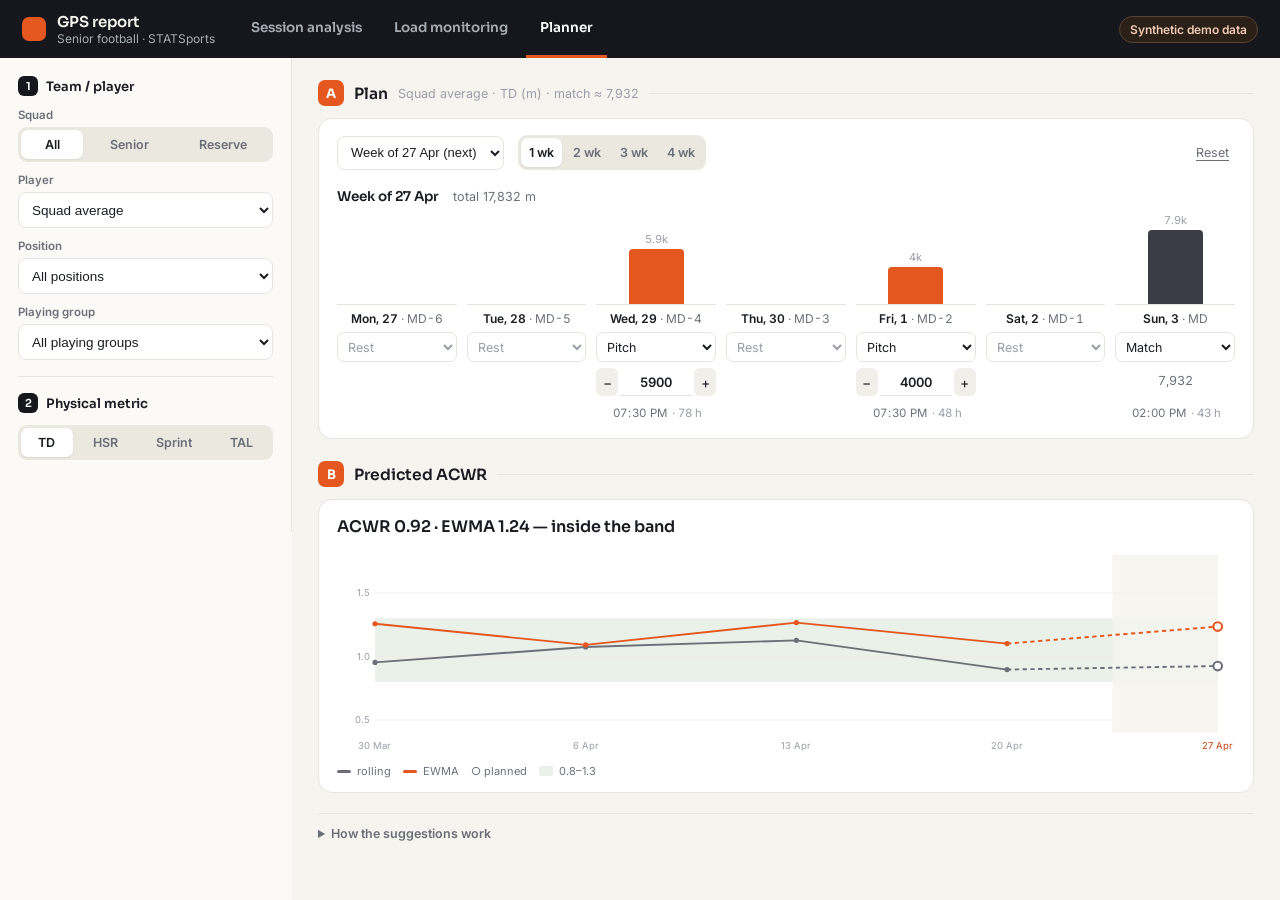
<file: docs/planner.html>
<!DOCTYPE html>
<html lang="en">
<head><script>window.__PUBLISHED=true</script>
<meta charset="utf-8">
<meta name="viewport" content="width=device-width, initial-scale=1">

<title>GPS report · Planner</title>
<link rel="preconnect" href="https://fonts.googleapis.com">
<link rel="preconnect" href="https://fonts.gstatic.com" crossorigin>
<link href="https://fonts.googleapis.com/css2?family=Sora:wght@400;500;600;700&family=Inter:wght@400;500;600&display=swap" rel="stylesheet">
<style>
/* Shared styles — Session analysis (index.html) + Load monitoring (load.html) */
:root{
  --ink:#1a1c22; --muted:#6b7078; --faint:#9a9ea6;
  --canvas:#f6f4ef; --card:#ffffff; --line:#e7e4dd; --grid:#eeece6; --side:#fbfaf7;
  --dark:#15171c; --dark-2:#20232b; --on-dark:#f6f4ef; --on-dark-mut:#a7abb4;
  --accent:#e4571f; --accent-ink:#c2410c; --accent-soft:#fae7dd;
  --ok:#3f7d55; --ok-band:#e9f1e9;
  --m-td:#1f2430; --m-hsr:#e4571f; --m-spr:#7c3aed; --m-tal:#0e86c7;
  --senior:#3a3d45; --reserve:#2b6a72; --train:#dcd7cc;
  --sora:'Sora',system-ui,sans-serif; --inter:'Inter',system-ui,sans-serif;
}
*{box-sizing:border-box}
html,body{margin:0}
body{font-family:var(--inter);color:var(--ink);background:var(--canvas);-webkit-font-smoothing:antialiased}
button{font-family:inherit}

/* gate */
#gate{position:fixed;inset:0;background:var(--dark);color:var(--on-dark);display:flex;align-items:center;justify-content:center;padding:24px;z-index:80}
.gate-card{width:100%;max-width:380px}
.gate-card .mark{width:64px;height:5px;background:var(--accent);margin-bottom:22px}
.gate-card h1{font-family:var(--sora);font-weight:600;font-size:26px;line-height:1.15;margin:0 0 6px}
.gate-card p{color:var(--on-dark-mut);font-size:14px;line-height:1.5;margin:0 0 22px}
.gate-field{display:flex;gap:8px}
#pw{flex:1;font-size:15px;padding:12px 14px;border-radius:10px;border:1px solid #33363f;background:var(--dark-2);color:var(--on-dark)}
#pw:focus{outline:2px solid var(--accent);outline-offset:1px;border-color:transparent}
#enter{font-family:var(--sora);font-weight:600;font-size:15px;padding:12px 18px;border:0;border-radius:10px;background:var(--accent);color:#fff;cursor:pointer}
#gate-err{min-height:18px;margin-top:12px;font-size:13px;color:#f0a58a}
.gate-note{margin-top:26px;font-size:12px;color:#6c7079;line-height:1.5}
#app{display:none}

/* top bar + page tabs */
.topbar{background:var(--dark);color:var(--on-dark);display:flex;align-items:center;gap:22px;padding:0 22px;min-height:58px;flex-wrap:wrap}
.brand{display:flex;align-items:center;gap:11px;padding:12px 0}
.brand .dot{width:24px;height:24px;border-radius:7px;background:var(--accent);flex:none}
.brand .title{font-family:var(--sora);font-weight:600;font-size:15px}
.brand .sub{color:var(--on-dark-mut);font-size:12px}
.tabs{display:flex;gap:4px;align-self:stretch}
.tabs a{display:flex;align-items:center;padding:0 14px;color:var(--on-dark-mut);text-decoration:none;font-family:var(--sora);font-weight:600;font-size:13.5px;border-bottom:3px solid transparent}
.tabs a:hover{color:#fff}
.tabs a[aria-current=page]{color:#fff;border-bottom-color:var(--accent)}
.topbar .badge{margin-left:auto;font-size:12px;font-weight:600;color:#f0c9b3;border:1px solid #5a4433;background:#2a2018;padding:5px 10px;border-radius:999px}

/* two-column shell: filters left, figures right */
.shell{display:grid;grid-template-columns:292px minmax(0,1fr);min-height:calc(100vh - 58px)}
.side{background:var(--side);border-right:1px solid var(--line);padding:18px 18px 40px;position:sticky;top:0;align-self:start;max-height:100vh;overflow:auto}
.shell{background:linear-gradient(90deg,var(--side) 292px,transparent 292px)}
.side section{padding:0 0 16px;margin:0 0 16px;border-bottom:1px solid var(--line)}
.side section:last-child{border-bottom:0}
.side h3{font-family:var(--sora);font-weight:600;font-size:13px;margin:0 0 12px;display:flex;align-items:center;gap:8px}
.side h3 .n{width:20px;height:20px;border-radius:6px;background:var(--dark);color:#fff;font-size:11px;display:inline-flex;align-items:center;justify-content:center}
.fld{margin-bottom:11px}
.fld:last-child{margin-bottom:0}
.fld>label,.fld>.lbl{display:block;font-size:11.5px;font-weight:600;color:var(--muted);margin-bottom:5px}
.fld select,.fld input[type=date]{width:100%;font-size:13.5px;color:var(--ink);padding:7px 9px;border:1px solid var(--line);border-radius:8px;background:#fff;height:36px}
.fld select:disabled{color:var(--faint);background:#f4f2ed}
.dates{display:grid;grid-template-columns:1fr 1fr;gap:6px}
.seg{display:flex;background:#ebe8e0;border-radius:9px;padding:3px;gap:3px;flex-wrap:wrap}
.seg button{flex:1 1 auto;font-size:12.5px;font-weight:600;color:var(--muted);background:transparent;border:0;border-radius:7px;padding:7px 8px;cursor:pointer;white-space:nowrap}
.seg button[aria-pressed=true]{background:#fff;color:var(--ink);box-shadow:0 1px 2px rgba(0,0,0,.08)}
.seg button:disabled{opacity:.35;cursor:not-allowed}
.checks{display:grid;grid-template-columns:1fr 1fr;gap:6px}
.chk{display:flex;align-items:center;gap:7px;font-size:12.5px;font-weight:600;color:var(--muted);border:1px solid var(--line);background:#fff;border-radius:8px;padding:7px 9px;cursor:pointer;user-select:none}
.chk .sw{width:10px;height:10px;border-radius:3px;flex:none;opacity:.35}
.chk[aria-pressed=true]{color:var(--ink);border-color:#cfcabf}
.chk[aria-pressed=true] .sw{opacity:1}
.hint{font-size:11.5px;color:var(--faint);line-height:1.45;margin-top:7px}
.chips{display:flex;gap:5px;flex-wrap:wrap;margin-top:6px}
.chip{font-size:11.5px;color:var(--muted);background:#fff;border:1px solid var(--line);border-radius:999px;padding:4px 9px;cursor:pointer}
.chip:hover{color:var(--ink);border-color:#cfcabf}
:is(.seg button,.chk,.chip,.fld select,.fld input,.tabs a):focus-visible{outline:2px solid var(--accent);outline-offset:1px}

.main{padding:22px 26px 48px;min-width:0}
/* lettered section headers (A, B, C ...) - same on both pages */
.sec{display:flex;align-items:center;gap:10px;margin:22px 0 12px}
.sec:first-child{margin-top:0}
.sec .l{width:26px;height:26px;border-radius:7px;background:var(--accent);color:#fff;font-family:var(--sora);font-weight:700;font-size:13px;display:inline-flex;align-items:center;justify-content:center;flex:none}
.sec .t{font-family:var(--sora);font-weight:600;font-size:15.5px;white-space:nowrap}
.sec .d{font-size:12.5px;color:var(--faint);white-space:nowrap;overflow:hidden;text-overflow:ellipsis}
.sec .rule{flex:1;height:1px;background:var(--line);min-width:20px}
.story{margin-bottom:18px}
.eyebrow{font-size:12px;font-weight:600;color:var(--accent-ink);letter-spacing:.4px;text-transform:uppercase;margin-bottom:7px}
.story h1{font-family:var(--sora);font-weight:600;font-size:24px;line-height:1.3;margin:0 0 8px;max-width:1000px}
.story h1 em{font-style:normal;color:var(--accent-ink)}
.story ul{margin:0;padding:0;list-style:none;display:flex;flex-direction:column;gap:4px;max-width:1000px}
.story li{font-size:14px;line-height:1.5;color:#3d4048;padding-left:15px;position:relative}
.story li::before{content:'';position:absolute;left:0;top:8px;width:6px;height:6px;border-radius:50%;background:var(--faint)}

.kpis{display:grid;grid-template-columns:repeat(6,minmax(0,1fr));gap:12px;margin-bottom:16px}
.kpi{background:var(--card);border:1px solid var(--line);border-radius:12px;padding:12px 14px;min-width:0}
.k-label{font-size:11.5px;color:var(--muted);margin-bottom:7px;display:flex;align-items:center;gap:6px}
.k-label .sw{width:8px;height:8px;border-radius:2px}
.k-val{font-family:var(--sora);font-weight:600;font-size:23px;line-height:1;font-variant-numeric:tabular-nums}
.k-unit{font-family:var(--sora);font-weight:500;font-size:12px;color:var(--faint);margin-left:3px}
.k-foot{margin-top:7px;font-size:11.5px;color:var(--muted)}
.tag{font-weight:600;padding:1px 7px;border-radius:999px;font-size:11px;background:#efede7;color:var(--muted)}
.tag.ok{color:var(--ok);background:var(--ok-band)}
.tag.hi{color:var(--accent-ink);background:var(--accent-soft)}

.panel{background:var(--card);border:1px solid var(--line);border-radius:14px;padding:16px 18px 14px;min-width:0;margin-bottom:16px}
.panel h2{font-family:var(--sora);font-weight:600;font-size:16px;line-height:1.35;margin:0 0 3px}
.p-sub{font-size:12.5px;color:var(--faint);margin:0 0 10px;line-height:1.45}
.p-sub b{font-weight:600}
.p-head{display:flex;gap:14px;align-items:flex-start;justify-content:space-between;flex-wrap:wrap}
.panel svg{display:block;width:100%;height:auto;overflow:visible}
.row2{display:grid;grid-template-columns:minmax(0,1.6fr) minmax(0,1fr);gap:16px}
.row2>.panel{margin-bottom:16px}
.minis{display:grid;grid-template-columns:repeat(5,minmax(0,1fr));gap:12px;margin-bottom:16px}
.mini{background:var(--card);border:1px solid var(--line);border-radius:12px;padding:10px 12px 8px;min-width:0}
.mini .mt{font-family:var(--sora);font-weight:600;font-size:12.5px}
.mini .mt b{color:var(--accent-ink);margin-right:5px}
.mini .ms{font-size:11px;color:var(--faint);margin:1px 0 4px;line-height:1.35}
.legend{display:flex;gap:14px;flex-wrap:wrap;margin-top:8px;font-size:11.5px;color:var(--muted)}
.legend span{display:inline-flex;align-items:center;gap:6px}
.legend i{display:inline-block;width:14px;height:3px;border-radius:2px}
.empty{padding:36px 0;text-align:center;color:var(--faint);font-size:14px}
.foot{margin-top:18px;font-size:12px;color:var(--faint);line-height:1.6;max-width:1000px}
.toggle{display:inline-flex;background:#eeece5;border:1px solid var(--line);border-radius:10px;padding:3px;gap:3px}
.toggle button{font-family:var(--sora);font-weight:600;font-size:12.5px;color:var(--muted);background:transparent;border:0;padding:7px 12px;border-radius:7px;cursor:pointer}
.toggle button[aria-pressed=true]{background:var(--dark);color:#fff}
.hit{cursor:pointer}

#tip{position:fixed;pointer-events:none;background:var(--dark);color:#fff;font-size:12px;line-height:1.45;padding:7px 10px;border-radius:8px;box-shadow:0 4px 14px rgba(0,0,0,.18);opacity:0;transition:opacity .08s;z-index:90;white-space:nowrap}
#tip b{font-weight:600}

@media(max-width:1280px){.kpis{grid-template-columns:repeat(3,minmax(0,1fr))}.minis{grid-template-columns:repeat(3,minmax(0,1fr))}}
@media(max-width:1100px){.row2{grid-template-columns:1fr}}
@media(max-width:900px){.shell{grid-template-columns:1fr;background:none}.side{position:static;max-height:none;border-right:0;border-bottom:1px solid var(--line)}
  .main{padding:18px 16px 40px}.minis{grid-template-columns:repeat(2,minmax(0,1fr))}.kpis{grid-template-columns:repeat(2,minmax(0,1fr))}}

/* metrics table (session page, section D) */
.tbl-bar{display:flex;flex-wrap:wrap;gap:10px 16px;align-items:flex-end;margin:4px 0 12px}
.tbl-bar .fld{margin:0}
.tbl-bar .fld select{width:auto;min-width:150px}
.tbl-bar .seg{flex-wrap:nowrap}
.btn{font-size:12.5px;font-weight:600;color:var(--ink);background:#fff;border:1px solid var(--line);border-radius:8px;padding:8px 12px;cursor:pointer;height:36px}
.btn:hover{border-color:#cfcabf}
.tbl-wrap{overflow:auto;max-height:620px;border:1px solid var(--line);border-radius:10px}
.mtable{border-collapse:separate;border-spacing:0;font-size:12.5px;font-variant-numeric:tabular-nums;min-width:100%}
.mtable th,.mtable td{padding:6px 9px;text-align:right;white-space:nowrap;border-bottom:1px solid var(--grid)}
.mtable thead th{position:sticky;background:#fbfaf7;z-index:2;font-weight:600;color:var(--muted);font-size:11.5px}
.mtable thead tr:first-child th{top:0;height:30px;font-family:var(--sora);font-size:12px;color:var(--ink);border-bottom:0}
.mtable thead tr:nth-child(2) th{top:30px;cursor:pointer;user-select:none}
.mtable thead tr:nth-child(2) th:hover{color:var(--ink)}
.mtable thead th.sorted{color:var(--accent-ink)}
.mtable th.grp{text-align:center;border-left:2px solid var(--line)}
.mtable .gs{border-left:2px solid var(--line)}
.mtable .l{text-align:left}
.mtable th.stk,.mtable td.stk{position:sticky;left:0;background:#fff;z-index:1;box-shadow:1px 0 0 var(--line)}
.mtable thead th.stk{background:#fbfaf7;z-index:3}
.mtable tbody tr{cursor:pointer}
.mtable tbody tr:hover td{background:#faf8f3}
.mtable tbody tr.me td{background:var(--accent-soft);color:var(--accent-ink);font-weight:600}
.mtable tfoot td{background:#f6f4ef;font-weight:600;border-top:2px solid var(--line);position:sticky;bottom:0}
.mtable .muted{color:var(--faint);font-weight:400}
.mtable td.top{box-shadow:inset 0 -2px 0 var(--accent)}

/* metric definitions (session page, section E) */
.defs{display:grid;grid-template-columns:repeat(3,minmax(0,1fr));gap:12px;margin-bottom:8px}
.def{background:var(--card);border:1px solid var(--line);border-radius:12px;padding:13px 15px}
.def .dh{font-family:var(--sora);font-weight:600;font-size:13.5px;display:flex;align-items:center;gap:8px;margin-bottom:6px}
.def .dh .sw{width:10px;height:10px;border-radius:3px;flex:none}
.def p{margin:0;font-size:13px;line-height:1.55;color:#3d4048}
@media(max-width:1100px){.defs{grid-template-columns:repeat(2,minmax(0,1fr))}}
@media(max-width:620px){.defs{grid-template-columns:1fr}}

/* ---- decluttered layout: one line of context per section, details on demand ---- */
.sec .d:not([id]){display:none}
.hint{display:none}
.story{display:none}
.legend{gap:12px;font-size:11px}
details.more{margin-top:20px;border-top:1px solid var(--line);padding-top:12px}
details.more>summary{cursor:pointer;font-size:12.5px;font-weight:600;color:var(--muted);list-style-position:inside}
details.more>summary:hover{color:var(--ink)}
details.more .defs{margin-top:12px}
details.more .foot{margin-top:12px}

</style>
<style>
  .pl-top{display:flex;flex-wrap:wrap;gap:10px 14px;align-items:center;margin-bottom:6px}
  .pl-top select{font-size:13px;color:var(--ink);padding:6px 9px;border:1px solid var(--line);border-radius:8px;background:#fff;height:34px}
  .pl-top .seg{flex-wrap:nowrap}
  .pl-link{margin-left:auto;font-size:12.5px;color:var(--muted);background:none;border:0;cursor:pointer;text-decoration:underline;text-underline-offset:3px}
  .pl-link:hover{color:var(--ink)}
  .pl-wh{display:flex;flex-wrap:wrap;gap:4px 14px;align-items:baseline;margin:18px 0 4px;font-size:12.5px;color:var(--muted)}
  .pl-wh b{font-family:var(--sora);font-weight:600;font-size:13.5px;color:var(--ink)}
  .pl-wh .warn{color:var(--accent-ink);font-weight:600}
  .pl-scroll{overflow-x:auto}
  .pl-grid{display:grid;grid-template-columns:repeat(7,minmax(96px,1fr));column-gap:10px;row-gap:6px;align-items:center;font-size:12.5px;font-variant-numeric:tabular-nums;min-width:720px}
  .pl-barcell{height:96px;display:flex;flex-direction:column;justify-content:flex-end;align-items:center;gap:3px;border-bottom:1px solid var(--line)}
  .pl-b{width:46%;border-radius:4px 4px 0 0}
  .pl-v{font-size:11px;color:var(--faint)}
  .pl-day{text-align:center;font-size:12px;color:var(--muted)}
  .pl-day b{color:var(--ink);font-weight:600}
  .pl-grid select{width:100%;font:inherit;font-size:12.5px;color:var(--ink);border:1px solid var(--line);border-radius:7px;background:#fff;height:30px;padding:0 6px}
  .pl-grid select.rest{color:var(--faint);background:transparent}
  .pl-step{display:grid;grid-template-columns:22px minmax(0,1fr) 22px;gap:2px;align-items:center}
  .pl-step button{height:28px;padding:0;border:0;border-radius:6px;background:#f1efe9;color:var(--ink);font-size:14px;cursor:pointer}
  .pl-step button:hover{background:#e7e4dd}
  .pl-step input{width:100%;min-width:0;height:28px;border:0;border-bottom:1px solid var(--line);background:transparent;text-align:center;font:inherit;font-size:13px;font-weight:600;color:var(--ink);-moz-appearance:textfield}
  .pl-step input::-webkit-outer-spin-button,.pl-step input::-webkit-inner-spin-button{-webkit-appearance:none;margin:0}
  .pl-c{text-align:center;color:var(--muted);min-height:18px}
  .pl-meta{display:flex;justify-content:center;align-items:center;gap:4px;font-size:11.5px;color:var(--faint);min-height:22px}
  .pl-meta input{width:58px;border:0;background:transparent;font:inherit;font-size:11.5px;color:var(--muted);padding:0;text-align:right}
  .pl-meta input::-webkit-calendar-picker-indicator{display:none}
  .pl-meta .bad{color:var(--accent-ink);font-weight:600}
  .pl-flags{margin:14px 0 0;padding:0;list-style:none;display:flex;flex-direction:column;gap:3px}
  .pl-flags li{font-size:12.5px;color:var(--accent-ink)}
  .pl-flags li::before{content:'!';display:inline-block;width:15px;font-weight:700}
  .pl-flags:empty{display:none}
  .pl-grid :is(select,input,button):focus-visible,.pl-top :is(select,button):focus-visible{outline:2px solid var(--accent);outline-offset:1px}
  details.foot summary{cursor:pointer;color:var(--muted)}
  details.foot p{margin:6px 0 0}
</style>
</head>
<body>

<div id="app">
  <header class="topbar">
    <div class="brand"><span class="dot"></span><div><div class="title">GPS report</div><div class="sub">Senior football · STATSports</div></div></div>
    <nav class="tabs" aria-label="Pages">
      <a href="index.html" data-page="index.html">Session analysis</a>
      <a href="load.html" data-page="load.html">Load monitoring</a>
      <a href="planner.html" data-page="planner.html" aria-current="page">Planner</a>
    </nav>
    <span class="badge">Synthetic demo data</span>
  </header>

  <div class="shell">
    <aside class="side" aria-label="Filters">
      <section>
        <h3><span class="n">1</span>Team / player</h3>
        <div class="fld"><span class="lbl">Squad</span><div class="seg" id="f-sq" role="group" aria-label="Squad"></div></div>
        <div class="fld"><label for="f-a">Player</label><select id="f-a"></select></div>
        <div class="fld"><label for="f-line">Position</label><select id="f-line"></select></div>
        <div class="fld"><label for="f-grp">Playing group</label><select id="f-grp"></select></div>
      </section>
      <section>
        <h3><span class="n">2</span>Physical metric</h3>
        <div class="seg" id="f-m" role="group" aria-label="Load metric"></div>
      </section>
    </aside>

    <main class="main">
      <div class="sec"><span class="l">A</span><span class="t">Plan</span><span class="d" id="d-A"></span><span class="rule"></span></div>
      <div class="panel">
        <div class="pl-top">
          <select id="p-start" aria-label="Starting week"></select>
          <div class="seg" id="p-n" role="group" aria-label="Weeks to plan"></div>
          <button class="pl-link" id="p-reset">Reset</button>
        </div>
        <div id="p-weeks"></div>
        <ul class="pl-flags" id="p-flags"></ul>
      </div>

      <div class="sec"><span class="l">B</span><span class="t">Predicted ACWR</span><span class="rule"></span></div>
      <div class="panel">
        <h2 id="h-B"></h2>
        <div id="c-B"></div>
        <div class="legend"><span><i style="background:#6b7078"></i>rolling</span><span><i style="background:#e4571f"></i>EWMA</span><span>○ planned</span><span><i style="background:var(--ok-band);height:10px"></i>0.8–1.3</span></div>
      </div>
      <details class="more"><summary>How the suggestions work</summary>
        <p class="foot">Pitch sessions only; recovery and primer work is gym-based. Sessions are placed by days from the last match and to the next: ≈75% of a match's distance on MD-4, ≈50% on MD-2, ≈60% in a short week, nothing on MD+1, MD+2 or MD-1. A match is the selection's average per player-match (40 min or more). HSR, sprint and TAL start from the selection's training ratio to distance and can be set directly with the metric buttons. Weeks with no fixture get a match on the usual match day. Times are start times; the small figure beside each is hours since the last pitch session or match. ACWR = the week ÷ the mean of the previous four; EWMA ACWR after Williams et&nbsp;al. HSR and sprint guides (0.6–0.9× and 0.6–1.1× a match per week) follow Buchheit et&nbsp;al. (2023). Guides, not safety limits. Players are pseudonymised.</p>
      </details>
    </main>
  </div>
</div>
<div id="tip" role="tooltip"></div>

<script>/* dashboard_data.js */
window.DASH_DATA = {"meta": {"source": "statsports", "generated": "2026-09-29T09:46:52.480717+00:00", "athlete": "Squad average", "n_players": 14, "n_sessions": 24, "n_matches": 8, "load_metric": "Total distance", "load_unit": "m", "range": ["2026-03-03", "2026-04-26"], "match_dates": ["2026-03-08", "2026-03-15", "2026-03-21", "2026-03-29", "2026-04-05", "2026-04-11", "2026-04-19", "2026-04-26"], "match_date": "2026-04-26", "match_athlete": "P09", "match_minutes": 82.0}, "daily": {"dates": ["2026-03-03", "2026-03-04", "2026-03-05", "2026-03-06", "2026-03-07", "2026-03-08", "2026-03-09", "2026-03-10", "2026-03-11", "2026-03-12", "2026-03-13", "2026-03-14", "2026-03-15", "2026-03-16", "2026-03-17", "2026-03-18", "2026-03-19", "2026-03-20", "2026-03-21", "2026-03-22", "2026-03-23", "2026-03-24", "2026-03-25", "2026-03-26", "2026-03-27", "2026-03-28", "2026-03-29", "2026-03-30", "2026-03-31", "2026-04-01", "2026-04-02", "2026-04-03", "2026-04-04", "2026-04-05", "2026-04-06", "2026-04-07", "2026-04-08", "2026-04-09", "2026-04-10", "2026-04-11", "2026-04-12", "2026-04-13", "2026-04-14", "2026-04-15", "2026-04-16", "2026-04-17", "2026-04-18", "2026-04-19", "2026-04-20", "2026-04-21", "2026-04-22", "2026-04-23", "2026-04-24", "2026-04-25", "2026-04-26"], "load": [5468.0, 0.0, 5593.0, 0.0, 0.0, 7619.0, 0.0, 5639.0, 0.0, 6324.0, 0.0, 0.0, 8064.0, 0.0, 6284.0, 0.0, 6413.0, 0.0, 8246.0, 0.0, 0.0, 4887.0, 0.0, 4941.0, 0.0, 0.0, 6811.0, 0.0, 5088.0, 0.0, 5523.0, 0.0, 0.0, 7571.0, 0.0, 6250.0, 0.0, 6251.0, 0.0, 7854.0, 0.0, 0.0, 6064.0, 0.0, 6435.0, 0.0, 0.0, 8941.0, 0.0, 5229.0, 0.0, 5150.0, 0.0, 0.0, 6800.0], "ma7": [2765.2, 2212.2, 3113.3, 2668.6, 2693.0, 2693.0, 2797.4, 2797.4, 2797.4, 2861.0, 2861.0, 2953.1, 2953.1, 2965.9, 2965.9, 4143.9, 2991.9, 2991.9, 2792.3, 2792.3, 2582.0, 2582.0, 1404.0, 2377.0, 2377.0, 2405.7, 2405.7, 2488.9, 2488.9, 2488.9, 2597.4, 2597.4, 2763.4, 2763.4, 2867.4, 2867.4, 3989.4, 2907.9, 2907.9, 2881.3, 2881.3, 2907.6, 2907.6, 1785.6, 3062.9, 3062.9, 2943.6, 2943.6, 2760.0, 2760.0, 2760.0, 2454.1, 2863.2, 2390.0, 2987.5], "ewma": [5468.0, 3827.6, 4357.2, 3050.1, 2135.0, 3780.2, 2646.2, 3544.0, 2480.8, 3633.8, 2543.6, 1780.5, 3665.6, 2565.9, 3681.3, 2576.9, 3727.8, 2609.4, 4300.4, 3010.3, 2107.2, 2941.1, 2058.8, 2923.5, 2046.4, 1432.5, 3046.0, 2132.2, 3019.0, 2113.3, 3136.2, 2195.3, 1536.7, 3347.0, 2342.9, 3515.0, 2460.5, 3597.7, 2518.4, 4119.1, 2883.3, 2018.3, 3232.0, 2262.4, 3514.2, 2459.9, 1722.0, 3887.7, 2721.4, 3473.7, 2431.6, 3247.1, 2273.0, 1591.1, 3153.8], "acwr": [1.0, 1.0, 1.0, 1.0, 1.0, 1.0, 1.0, 0.886, 0.997, 0.913, 1.004, 1.095, 0.961, 1.035, 0.985, 1.05, 0.981, 1.039, 1.32, 1.003, 1.053, 0.952, 0.995, 0.892, 0.929, 0.525, 0.841, 0.872, 0.887, 0.887, 0.919, 0.919, 0.919, 0.96, 0.96, 1.013, 1.013, 1.052, 1.052, 1.327, 1.07, 1.07, 1.063, 1.063, 1.072, 1.072, 0.739, 1.119, 1.119, 1.071, 1.071, 1.001, 1.001, 1.001, 0.891]}, "match": {"per_min": [98.2, 124.6, 99.4, 126.7, 118.4, 134.2, 106.6, 120.7, 67.8, 107.8, 127.9, 79.1, 141.4, 127.5, 103.9, 172.5, 138.7, 126.3, 136.8, 88.5, 86.1, 139.0, 103.6, 121.1, 132.3, 94.3, 112.4, 130.6, 112.3, 81.1, 124.0, 83.0, 110.6, 96.7, 117.6, 27.0, 39.2, 38.1, 38.3, 31.4, 33.3, 33.7, 30.9, 41.5, 41.4, 39.5, 24.9, 146.1, 89.7, 75.6, 94.3, 102.7, 145.6, 149.7, 92.7, 111.8, 127.3, 97.6, 96.8, 104.0, 69.5, 119.7, 95.2, 103.6, 132.6, 140.3, 141.3, 86.6, 117.8, 116.8, 130.3, 126.2, 110.1, 110.9, 132.4, 117.7, 105.9, 105.1, 97.0, 120.0, 172.4, 116.2]}, "mds": {"1": {"peak": 172.5, "start_min": 15}, "2": {"peak": 155.6, "start_min": 15}, "3": {"peak": 145.8, "start_min": 15}, "4": {"peak": 143.6, "start_min": 15}, "5": {"peak": 136.8, "start_min": 12}}, "psd": {"periods": [2, 3, 4, 5, 6, 7, 8, 9, 10, 11, 12, 13, 14, 15, 16, 17, 18, 19, 20, 21, 22, 23, 24, 25, 26, 27, 28, 29, 30, 31, 32, 33, 34, 35, 36, 37, 38, 39, 40, 41, 42, 43, 44, 45, 46, 47, 48, 49, 50, 51, 52, 53, 54, 55, 56, 57, 58, 59, 60], "power": [128348.47, 22700962.71, 3735941.73, 2400935.73, 1836905.18, 3707325.38, 1053302.16, 934095.06, 4010920.58, 1290765.0, 202584.19, 10333.88, 203922.03, 404692.97, 516295.24, 682004.55, 944215.59, 1222329.89, 1427548.35, 1522332.44, 1515699.44, 1438120.99, 1321868.57, 1191945.29, 1064358.15, 947702.8, 845533.22, 758408.26, 685328.37, 624624.36, 574454.31, 533053.74, 498843.56, 470462.69, 446764.01, 426794.65, 409771.34, 395055.78, 382131.88, 370585.89, 360089.01, 350382.64, 341265.8, 332584.4, 324222.36, 316093.98, 308137.78, 300311.21, 292586.44, 284946.89, 277384.35, 269896.79, 262486.52, 255158.8, 247920.72, 240780.4, 233746.33, 226826.89, 220030.09]}, "wavelet": {"periods": [2, 3, 5, 7, 10, 14, 21, 28], "grid": [[4152.733237627691, 767.7435623581893, 5301.561132817236, 7177.542216538433, 4266.820631882354, 2623.209558512263, 7540.025330349165, 8572.650519747103, 7756.070211450979, 3242.293682073158, 2628.0042930308828, 2863.2907788815746, 2321.2150434913283, 6142.711713212613, 5584.551076617865, 909.2654890583412, 5508.082913321266, 8116.871658595451, 8177.7170574301845, 5554.265013214632, 1098.1015359399653, 4791.750146014008, 976.4979488615078, 5656.08480702453, 7025.52863500295, 4040.591306118033], [3085.176239569129, 3834.6560609291787, 3025.7732603038717, 1117.2730540694442, 2844.86430151327, 3879.714761465671, 3036.982421508322, 2195.7558814235686, 2887.284729747318, 3522.7185720693587, 2805.934519310596, 2592.645931915126, 2955.6017977471665, 1701.8382947862326, 1525.9953589534289, 3247.0092964198993, 3245.745729338052, 2218.052984960455, 2278.1982679247176, 3361.4845446375107, 3467.8809127055074, 3117.753890054655, 4098.33929721181, 3760.204709988926, 1477.7069279249658, 2138.267758653024], [1171.0068707468372, 1138.1524935058433, 786.3398818026678, 332.49794640063857, 820.2708063541052, 1482.1825803790045, 1958.4292025474372, 2240.663798889904, 2379.9059911529857, 2398.5676062210428, 2282.0618452833364, 1999.8994273074345, 1533.7241904454486, 961.8919639849382, 733.486633879759, 1166.5514228699685, 1650.9848731494035, 1992.1119638286978, 2231.2297485958566, 2420.9163543065074, 2543.0820402915533, 2516.620229877125, 2242.9762785722605, 1677.1181886256325, 968.4105077665926, 788.7810250104347], [1516.5051211266173, 1653.150596168676, 1682.3844159165594, 1587.4826761077654, 1373.0410369567464, 1066.7223121942545, 721.1095893289644, 406.98780789076056, 194.01549742434784, 130.18633970755522, 220.5456521871145, 426.1118081718594, 673.4044690044138, 880.5927710871592, 983.0789392496794, 955.1198993865939, 816.9755889501596, 629.4102806415915, 469.4188206619705, 393.0130064770377, 435.45635389562113, 626.7677582055392, 932.9604114343994, 1268.9581403753373, 1547.5459025915736, 1704.930740120491], [686.8617647703848, 749.1221158658207, 855.5346620313651, 943.0482203342453, 1046.269993952911, 1158.3576665180867, 1258.0198081453916, 1335.8134215253733, 1402.1061727574345, 1421.6463452938476, 1462.6528234603354, 1481.6226975320753, 1486.7616048244524, 1495.7682633318573, 1493.091295603526, 1499.8345680929672, 1491.0021167010425, 1499.6962590756104, 1514.6423209537627, 1503.1065905991518, 1520.7550555146227, 1522.7415278069864, 1504.8643850694739, 1464.708805909327, 1418.8844281174945, 1342.030724601189], [573.7209667310723, 642.0545256758573, 692.8318657282026, 773.4836492057848, 833.023000847083, 854.8519801095812, 838.0232319163938, 872.4052078616357, 872.8187370093605, 738.6991831409867, 684.6970402548552, 603.4003434124792, 494.24071899526126, 408.9391122828, 349.8364827316827, 313.14088382812423, 253.9853814861842, 295.04820738035266, 360.9972501287806, 308.40172469635434, 376.73128523446354, 404.2068365044557, 410.9509326772075, 346.9111773410471, 329.34177743705527, 317.66998302483296], [707.9133388844243, 820.4886390662491, 748.2075685770709, 837.3446339070931, 929.4771141812653, 1051.1565451882361, 1234.9577451180387, 1215.9801769582837, 1164.5622182572024, 1554.9076198762205, 1328.9541666474172, 1295.544527552153, 1232.0772471316984, 1301.975710174979, 1226.2834312845532, 1172.330082482635, 1263.9954735896486, 1186.732761303235, 1093.0279101237948, 1175.543621869101, 1013.5880475207931, 918.9727015808019, 795.5688035920184, 609.7539231274516, 610.6862076946184, 585.8335532315297], [425.3665858221382, 501.41535991126653, 778.9912508885859, 691.6831762026567, 683.0970092189373, 721.583650227295, 948.5962394873569, 988.7697952119547, 1021.1079202749356, 958.2741656430801, 944.6055484730166, 1006.8871240554878, 1063.5699301222667, 970.9972695784395, 992.4197852190192, 1027.9565220508634, 902.7812465318651, 831.0431651556927, 719.7358126169746, 1162.7492856882702, 902.0391960327207, 785.9151000921202, 681.613896184597, 682.4351407101652, 626.3440563776825, 554.2964442870062]]}, "changepoints": [20, 35], "squad": {"athletes": ["P01", "P02", "P03", "P04", "P05", "P06", "P07", "P08", "P09", "P10", "P11", "P12", "P13", "P14"], "sessions": {"a": [0, 2, 3, 4, 5, 7, 8, 9, 10, 11, 12, 13, 0, 3, 4, 5, 6, 7, 8, 9, 10, 13, 0, 1, 2, 3, 4, 5, 6, 7, 8, 9, 10, 11, 0, 1, 3, 4, 5, 6, 7, 8, 10, 11, 13, 0, 1, 2, 3, 4, 5, 6, 8, 10, 11, 12, 13, 0, 1, 2, 3, 4, 5, 6, 7, 8, 9, 10, 11, 0, 2, 3, 5, 6, 7, 8, 9, 10, 11, 13, 0, 1, 2, 4, 5, 6, 7, 8, 9, 10, 11, 12, 13, 0, 1, 2, 9, 10, 11, 12, 13, 0, 1, 2, 3, 4, 5, 6, 7, 8, 9, 10, 11, 12, 13, 0, 1, 2, 3, 4, 7, 8, 9, 10, 11, 12, 13, 0, 1, 2, 3, 4, 5, 6, 7, 8, 9, 10, 11, 0, 1, 2, 3, 4, 5, 6, 7, 8, 9, 10, 11, 12, 13, 0, 1, 2, 4, 8, 9, 10, 11, 13, 0, 1, 2, 3, 4, 5, 6, 7, 8, 9, 10, 11, 0, 1, 2, 3, 4, 5, 6, 7, 8, 9, 10, 11, 12, 13, 0, 1, 2, 3, 4, 5, 6, 7, 9, 10, 11, 12, 13, 0, 1, 2, 9, 10, 11, 12, 13, 0, 1, 2, 3, 4, 5, 6, 7, 8, 9, 10, 12, 13, 0, 1, 2, 3, 4, 5, 6, 7, 8, 10, 11, 12, 13, 0, 1, 2, 3, 4, 5, 6, 7, 8, 9, 10, 11, 0, 2, 3, 5, 6, 7, 8, 9, 10, 11, 12, 13, 0, 1, 2, 3, 4, 5, 6, 7, 8, 10, 11, 12, 13, 0, 1, 2, 3, 4, 5, 6, 7, 8, 9, 10, 11], "d": ["2026-03-03", "2026-03-03", "2026-03-03", "2026-03-03", "2026-03-03", "2026-03-03", "2026-03-03", "2026-03-03", "2026-03-03", "2026-03-03", "2026-03-03", "2026-03-03", "2026-03-05", "2026-03-05", "2026-03-05", "2026-03-05", "2026-03-05", "2026-03-05", "2026-03-05", "2026-03-05", "2026-03-05", "2026-03-05", "2026-03-08", "2026-03-08", "2026-03-08", "2026-03-08", "2026-03-08", "2026-03-08", "2026-03-08", "2026-03-08", "2026-03-08", "2026-03-08", "2026-03-08", "2026-03-08", "2026-03-10", "2026-03-10", "2026-03-10", "2026-03-10", "2026-03-10", "2026-03-10", "2026-03-10", "2026-03-10", "2026-03-10", "2026-03-10", "2026-03-10", "2026-03-12", "2026-03-12", "2026-03-12", "2026-03-12", "2026-03-12", "2026-03-12", "2026-03-12", "2026-03-12", "2026-03-12", "2026-03-12", "2026-03-12", "2026-03-12", "2026-03-15", "2026-03-15", "2026-03-15", "2026-03-15", "2026-03-15", "2026-03-15", "2026-03-15", "2026-03-15", "2026-03-15", "2026-03-15", "2026-03-15", "2026-03-15", "2026-03-17", "2026-03-17", "2026-03-17", "2026-03-17", "2026-03-17", "2026-03-17", "2026-03-17", "2026-03-17", "2026-03-17", "2026-03-17", "2026-03-17", "2026-03-19", "2026-03-19", "2026-03-19", "2026-03-19", "2026-03-19", "2026-03-19", "2026-03-19", "2026-03-19", "2026-03-19", "2026-03-19", "2026-03-19", "2026-03-19", "2026-03-19", "2026-03-21", "2026-03-21", "2026-03-21", "2026-03-21", "2026-03-21", "2026-03-21", "2026-03-21", "2026-03-21", "2026-03-24", "2026-03-24", "2026-03-24", "2026-03-24", "2026-03-24", "2026-03-24", "2026-03-24", "2026-03-24", "2026-03-24", "2026-03-24", "2026-03-24", "2026-03-24", "2026-03-24", "2026-03-24", "2026-03-26", "2026-03-26", "2026-03-26", "2026-03-26", "2026-03-26", "2026-03-26", "2026-03-26", "2026-03-26", "2026-03-26", "2026-03-26", "2026-03-26", "2026-03-26", "2026-03-29", "2026-03-29", "2026-03-29", "2026-03-29", "2026-03-29", "2026-03-29", "2026-03-29", "2026-03-29", "2026-03-29", "2026-03-29", "2026-03-29", "2026-03-29", "2026-03-31", "2026-03-31", "2026-03-31", "2026-03-31", "2026-03-31", "2026-03-31", "2026-03-31", "2026-03-31", "2026-03-31", "2026-03-31", "2026-03-31", "2026-03-31", "2026-03-31", "2026-03-31", "2026-04-02", "2026-04-02", "2026-04-02", "2026-04-02", "2026-04-02", "2026-04-02", "2026-04-02", "2026-04-02", "2026-04-02", "2026-04-05", "2026-04-05", "2026-04-05", "2026-04-05", "2026-04-05", "2026-04-05", "2026-04-05", "2026-04-05", "2026-04-05", "2026-04-05", "2026-04-05", "2026-04-05", "2026-04-07", "2026-04-07", "2026-04-07", "2026-04-07", "2026-04-07", "2026-04-07", "2026-04-07", "2026-04-07", "2026-04-07", "2026-04-07", "2026-04-07", "2026-04-07", "2026-04-07", "2026-04-07", "2026-04-09", "2026-04-09", "2026-04-09", "2026-04-09", "2026-04-09", "2026-04-09", "2026-04-09", "2026-04-09", "2026-04-09", "2026-04-09", "2026-04-09", "2026-04-09", "2026-04-09", "2026-04-11", "2026-04-11", "2026-04-11", "2026-04-11", "2026-04-11", "2026-04-11", "2026-04-11", "2026-04-11", "2026-04-14", "2026-04-14", "2026-04-14", "2026-04-14", "2026-04-14", "2026-04-14", "2026-04-14", "2026-04-14", "2026-04-14", "2026-04-14", "2026-04-14", "2026-04-14", "2026-04-14", "2026-04-16", "2026-04-16", "2026-04-16", "2026-04-16", "2026-04-16", "2026-04-16", "2026-04-16", "2026-04-16", "2026-04-16", "2026-04-16", "2026-04-16", "2026-04-16", "2026-04-16", "2026-04-19", "2026-04-19", "2026-04-19", "2026-04-19", "2026-04-19", "2026-04-19", "2026-04-19", "2026-04-19", "2026-04-19", "2026-04-19", "2026-04-19", "2026-04-19", "2026-04-21", "2026-04-21", "2026-04-21", "2026-04-21", "2026-04-21", "2026-04-21", "2026-04-21", "2026-04-21", "2026-04-21", "2026-04-21", "2026-04-21", "2026-04-21", "2026-04-23", "2026-04-23", "2026-04-23", "2026-04-23", "2026-04-23", "2026-04-23", "2026-04-23", "2026-04-23", "2026-04-23", "2026-04-23", "2026-04-23", "2026-04-23", "2026-04-23", "2026-04-26", "2026-04-26", "2026-04-26", "2026-04-26", "2026-04-26", "2026-04-26", "2026-04-26", "2026-04-26", "2026-04-26", "2026-04-26", "2026-04-26", "2026-04-26"], "t": ["T", "T", "T", "T", "T", "T", "T", "T", "T", "T", "T", "T", "T", "T", "T", "T", "T", "T", "T", "T", "T", "T", "M", "M", "M", "M", "M", "M", "M", "M", "M", "M", "M", "M", "T", "T", "T", "T", "T", "T", "T", "T", "T", "T", "T", "T", "T", "T", "T", "T", "T", "T", "T", "T", "T", "T", "T", "M", "M", "M", "M", "M", "M", "M", "M", "M", "M", "M", "M", "T", "T", "T", "T", "T", "T", "T", "T", "T", "T", "T", "T", "T", "T", "T", "T", "T", "T", "T", "T", "T", "T", "T", "T", "M", "M", "M", "M", "M", "M", "M", "M", "T", "T", "T", "T", "T", "T", "T", "T", "T", "T", "T", "T", "T", "T", "T", "T", "T", "T", "T", "T", "T", "T", "T", "T", "T", "T", "M", "M", "M", "M", "M", "M", "M", "M", "M", "M", "M", "M", "T", "T", "T", "T", "T", "T", "T", "T", "T", "T", "T", "T", "T", "T", "T", "T", "T", "T", "T", "T", "T", "T", "T", "M", "M", "M", "M", "M", "M", "M", "M", "M", "M", "M", "M", "T", "T", "T", "T", "T", "T", "T", "T", "T", "T", "T", "T", "T", "T", "T", "T", "T", "T", "T", "T", "T", "T", "T", "T", "T", "T", "T", "M", "M", "M", "M", "M", "M", "M", "M", "T", "T", "T", "T", "T", "T", "T", "T", "T", "T", "T", "T", "T", "T", "T", "T", "T", "T", "T", "T", "T", "T", "T", "T", "T", "T", "M", "M", "M", "M", "M", "M", "M", "M", "M", "M", "M", "M", "T", "T", "T", "T", "T", "T", "T", "T", "T", "T", "T", "T", "T", "T", "T", "T", "T", "T", "T", "T", "T", "T", "T", "T", "T", "M", "M", "M", "M", "M", "M", "M", "M", "M", "M", "M", "M"], "dist": [5542, 5714, 6687, 5975, 4252, 5032, 6893, 4335, 4824, 5468, 5446, 5444, 5090, 5593, 7304, 4548, 5739, 6355, 6228, 5086, 4594, 5397, 7596, 8047, 9502, 8346, 9042, 7769, 8216, 9064, 9407, 3788, 5609, 5038, 4036, 4918, 6658, 7072, 6408, 3966, 7334, 5143, 5409, 4549, 6539, 6432, 6491, 6849, 6213, 5159, 5194, 6734, 7419, 5213, 6381, 7608, 6191, 7888, 8856, 10461, 9425, 8966, 7887, 8600, 9058, 10135, 5634, 4111, 5746, 4882, 5636, 7040, 6688, 5921, 7185, 5397, 6576, 5187, 7524, 7092, 5560, 5301, 8249, 7063, 6641, 6526, 7519, 6042, 5097, 6270, 6777, 6794, 5530, 4480, 4670, 8872, 8924, 8643, 9863, 10854, 9665, 3886, 5338, 5969, 5527, 5806, 3965, 3473, 5784, 4676, 4619, 5228, 3598, 6335, 4210, 5276, 5004, 6055, 5588, 5498, 4084, 5710, 4508, 4823, 4478, 4377, 3884, 6661, 7239, 8526, 7962, 7991, 6984, 7300, 7969, 8632, 4082, 4780, 3611, 4295, 4851, 4581, 4513, 6189, 5682, 6175, 4891, 5319, 5185, 4442, 6423, 4532, 4158, 5767, 4590, 6376, 6154, 6335, 3693, 5600, 6381, 4808, 7719, 8086, 9438, 8569, 8849, 7918, 8194, 8380, 9179, 3822, 6292, 4403, 6158, 5184, 4924, 7004, 4437, 5241, 6204, 7260, 7619, 5821, 5859, 6784, 8038, 6969, 5857, 7109, 5048, 7038, 6638, 5744, 5402, 6802, 6041, 3751, 7461, 7304, 7066, 5777, 4267, 7256, 8499, 8224, 9227, 10318, 9267, 6280, 6840, 6420, 6134, 6878, 5832, 5254, 5067, 6472, 6556, 4624, 6093, 6387, 6367, 6762, 6613, 4586, 6393, 6826, 6064, 6830, 6167, 4550, 8152, 8552, 5800, 8546, 9128, 11481, 10360, 9634, 9089, 9775, 10138, 11113, 4788, 6721, 6516, 4955, 6212, 5879, 5282, 5977, 4569, 5672, 3636, 4964, 5198, 6239, 4160, 4132, 5499, 4300, 5046, 5752, 4338, 5307, 4286, 5767, 5511, 5345, 6055, 5618, 6731, 7368, 8450, 7789, 7994, 6925, 7463, 8046, 8460, 2881, 4313, 5183], "hsr": [590, 559, 855, 629, 359, 536, 843, 407, 389, 482, 584, 593, 553, 642, 847, 387, 716, 906, 841, 374, 332, 437, 783, 677, 883, 700, 850, 702, 888, 985, 1094, 319, 548, 246, 294, 484, 740, 764, 791, 415, 1240, 505, 776, 375, 707, 804, 526, 1087, 514, 551, 551, 1044, 983, 536, 647, 810, 751, 788, 1089, 1239, 1103, 947, 506, 1017, 792, 1097, 621, 329, 515, 457, 636, 599, 832, 827, 984, 476, 633, 473, 737, 1138, 614, 588, 1339, 698, 768, 980, 855, 730, 281, 479, 620, 760, 444, 397, 346, 1091, 923, 751, 556, 1269, 1026, 342, 687, 1007, 601, 537, 246, 320, 684, 325, 465, 505, 118, 679, 438, 520, 494, 724, 442, 568, 567, 723, 492, 467, 327, 354, 246, 556, 580, 924, 843, 688, 566, 863, 790, 1037, 393, 436, 276, 440, 640, 466, 461, 515, 576, 707, 625, 557, 534, 423, 531, 355, 374, 684, 389, 742, 743, 847, 185, 673, 511, 399, 844, 770, 846, 924, 809, 845, 750, 634, 1051, 308, 600, 400, 784, 428, 450, 775, 253, 317, 996, 780, 1125, 576, 549, 634, 918, 898, 824, 818, 278, 839, 650, 474, 850, 789, 642, 314, 817, 781, 568, 634, 376, 921, 692, 688, 922, 804, 1030, 708, 656, 643, 593, 715, 586, 658, 433, 706, 600, 358, 685, 755, 827, 801, 698, 410, 475, 704, 522, 661, 568, 429, 793, 1150, 569, 1003, 773, 1509, 954, 919, 987, 1264, 1138, 1214, 638, 789, 546, 512, 605, 546, 536, 854, 378, 526, 233, 468, 606, 599, 290, 325, 646, 478, 504, 586, 238, 702, 405, 638, 598, 565, 655, 605, 691, 804, 949, 768, 713, 587, 556, 708, 947, 332, 298, 500], "spr": [317, 261, 380, 268, 184, 284, 380, 112, 155, 198, 254, 327, 287, 297, 291, 152, 382, 451, 444, 124, 129, 207, 415, 290, 388, 219, 465, 329, 540, 554, 616, 102, 247, 46, 107, 216, 386, 441, 370, 237, 687, 316, 340, 146, 380, 424, 274, 558, 207, 283, 213, 539, 453, 264, 238, 314, 415, 415, 538, 704, 491, 451, 186, 626, 391, 550, 316, 124, 192, 199, 407, 239, 409, 477, 642, 327, 195, 318, 284, 600, 315, 332, 736, 314, 344, 489, 384, 540, 171, 270, 230, 335, 212, 159, 165, 699, 406, 414, 210, 748, 582, 205, 364, 658, 251, 243, 104, 195, 304, 211, 202, 189, 42, 253, 183, 268, 167, 332, 225, 163, 303, 421, 290, 196, 143, 119, 136, 249, 246, 486, 471, 310, 261, 441, 389, 510, 266, 171, 124, 242, 339, 303, 191, 213, 283, 364, 379, 313, 262, 241, 211, 152, 130, 292, 176, 381, 411, 400, 57, 373, 222, 140, 418, 314, 417, 470, 416, 409, 487, 354, 497, 212, 299, 122, 511, 251, 161, 296, 120, 215, 629, 335, 637, 326, 265, 277, 436, 450, 408, 476, 85, 348, 273, 169, 529, 426, 349, 154, 292, 420, 263, 304, 201, 428, 272, 279, 396, 319, 456, 411, 328, 404, 254, 377, 224, 404, 151, 384, 295, 106, 348, 382, 578, 406, 277, 147, 188, 350, 310, 333, 306, 167, 378, 622, 304, 539, 300, 797, 503, 342, 509, 670, 605, 756, 402, 398, 252, 252, 363, 226, 205, 422, 218, 245, 75, 195, 182, 304, 132, 132, 341, 201, 205, 316, 89, 416, 229, 367, 284, 270, 349, 296, 333, 471, 534, 380, 341, 269, 309, 413, 510, 146, 106, 114], "tal": [1987, 1758, 2216, 1935, 1582, 1682, 2146, 1583, 1797, 1849, 1709, 1812, 1900, 1842, 2312, 1647, 2042, 2210, 2018, 1760, 1697, 1754, 2480, 2417, 2517, 2412, 2553, 2403, 2498, 2583, 2558, 1160, 1866, 1452, 1472, 1693, 2023, 2197, 2103, 1373, 2309, 1606, 1912, 1500, 2065, 2158, 2056, 2050, 1964, 1698, 1838, 2344, 2211, 1803, 1979, 2248, 1988, 2449, 2583, 2628, 2629, 2569, 2375, 2506, 2427, 2604, 1706, 1222, 1503, 1721, 1711, 2117, 2140, 1912, 2114, 1619, 2058, 1703, 2173, 2196, 1878, 1756, 2284, 2042, 2073, 2126, 2238, 1796, 1620, 1980, 1944, 1923, 1713, 1309, 1278, 2174, 2508, 2433, 2425, 2683, 2539, 1477, 1954, 2047, 1922, 2026, 1624, 1391, 2151, 1664, 1734, 1996, 1336, 2072, 1541, 2052, 1826, 2071, 2007, 1934, 1530, 2057, 1729, 1811, 1674, 1538, 1473, 2303, 2397, 2447, 2473, 2487, 2336, 2480, 2486, 2542, 1359, 1569, 1166, 1598, 1769, 1596, 1598, 1931, 2015, 2142, 1668, 1750, 1803, 1598, 2071, 1446, 1446, 2101, 1742, 1901, 1960, 1997, 1410, 1975, 2061, 1578, 2462, 2464, 2435, 2489, 2537, 2462, 2499, 2401, 2531, 1205, 1951, 1225, 2178, 1765, 1503, 2220, 1508, 1733, 2071, 2246, 2304, 1953, 1977, 2113, 2188, 2179, 2003, 2328, 1481, 2238, 2071, 1874, 1905, 2166, 2034, 1454, 2276, 2032, 2164, 1754, 1186, 1817, 2426, 2429, 2580, 2479, 2500, 2031, 2024, 1829, 1760, 2035, 1919, 1708, 1449, 1856, 2104, 1535, 1802, 1884, 2136, 2087, 1833, 1462, 1886, 2122, 1843, 2006, 1706, 1530, 2282, 2177, 1758, 2581, 2402, 2666, 2552, 2500, 2566, 2664, 2585, 2574, 1316, 1941, 1598, 1858, 1989, 2074, 1978, 2218, 1700, 1885, 1437, 1794, 1804, 1981, 1532, 1676, 2017, 1463, 1816, 2024, 1700, 1944, 1618, 2021, 2080, 1873, 1986, 2025, 2372, 2444, 2502, 2477, 2447, 2418, 2334, 2466, 2550, 1022, 1374, 1550], "vmax": [8.66, 8.68, 8.37, 8.17, 8.31, 8.75, 8.88, 7.52, 8.5, 7.86, 8.04, 8.6, 8.69, 8.25, 8.22, 7.6, 8.94, 8.78, 8.93, 8.17, 8.5, 8.53, 8.69, 8.38, 8.81, 8.36, 8.21, 8.29, 9.0, 8.76, 8.87, 8.14, 8.15, 7.18, 7.98, 8.28, 8.37, 8.23, 8.33, 9.0, 8.83, 8.9, 8.34, 8.02, 8.65, 8.72, 8.31, 8.73, 8.33, 8.19, 8.36, 9.01, 8.92, 8.43, 8.03, 8.43, 8.47, 8.73, 8.43, 8.81, 8.38, 8.18, 8.34, 9.03, 8.85, 8.8, 8.2, 8.24, 7.85, 8.73, 8.88, 8.24, 8.35, 8.84, 8.8, 8.71, 8.23, 8.49, 8.02, 8.67, 8.73, 8.32, 8.89, 8.23, 8.37, 8.94, 8.75, 8.86, 8.16, 8.44, 8.06, 8.44, 8.36, 8.73, 8.38, 8.89, 8.25, 8.43, 8.05, 8.44, 8.65, 8.45, 8.32, 8.87, 8.29, 8.03, 8.33, 8.97, 8.7, 8.89, 8.24, 8.23, 7.7, 8.41, 8.53, 8.34, 8.44, 8.87, 8.41, 8.23, 8.41, 8.82, 8.14, 8.33, 8.0, 8.17, 8.57, 8.65, 8.4, 8.87, 8.24, 8.2, 8.36, 8.99, 8.83, 8.93, 8.27, 8.27, 7.99, 8.6, 8.42, 8.84, 8.39, 8.2, 8.37, 9.01, 8.84, 8.78, 8.11, 8.3, 7.95, 8.28, 8.52, 8.67, 8.12, 8.88, 8.2, 8.73, 8.19, 8.48, 7.98, 8.53, 8.64, 8.22, 8.83, 8.31, 8.21, 8.3, 9.02, 8.79, 8.89, 8.23, 8.39, 7.93, 8.62, 8.13, 8.6, 8.4, 8.04, 8.27, 8.99, 8.68, 8.81, 8.29, 8.45, 8.05, 8.43, 8.66, 8.73, 8.35, 8.73, 8.38, 8.15, 8.32, 9.02, 8.83, 8.28, 8.26, 7.93, 8.32, 8.65, 8.67, 8.19, 8.87, 8.26, 8.5, 8.06, 8.43, 8.58, 8.7, 8.32, 8.87, 8.4, 8.17, 8.17, 8.99, 8.84, 8.9, 8.28, 8.37, 8.41, 8.65, 8.71, 8.44, 8.79, 8.22, 8.23, 8.33, 8.92, 8.78, 8.87, 8.4, 8.06, 8.44, 8.63, 8.7, 8.42, 8.87, 8.39, 8.12, 8.35, 9.02, 8.79, 8.9, 8.28, 8.41, 7.94, 8.51, 8.71, 8.27, 8.23, 9.01, 8.73, 8.91, 7.58, 8.47, 7.87, 8.37, 8.57, 8.72, 8.42, 8.82, 8.34, 8.23, 8.23, 8.94, 8.64, 8.76, 8.49, 8.01, 8.25, 8.54, 8.33, 8.44, 8.75, 8.4, 8.14, 8.35, 8.95, 8.85, 8.86, 7.9, 8.46, 8.02], "dur": [71.0, 62.0, 74.0, 67.0, 58.0, 60.0, 72.0, 58.0, 65.0, 65.0, 60.0, 62.0, 68.0, 63.0, 76.0, 59.0, 70.0, 73.0, 67.0, 67.0, 61.0, 63.0, 82.0, 82.0, 82.0, 82.0, 82.0, 82.0, 82.0, 82.0, 82.0, 34.5, 64.4, 54.4, 56.0, 61.0, 67.0, 72.0, 69.0, 52.0, 71.0, 57.0, 65.0, 54.0, 69.0, 73.0, 71.0, 66.0, 68.0, 60.0, 63.0, 75.0, 71.0, 64.0, 67.0, 73.0, 67.0, 82.0, 82.0, 82.0, 82.0, 82.0, 82.0, 82.0, 82.0, 82.0, 59.4, 46.5, 51.9, 63.0, 59.0, 71.0, 72.0, 63.0, 68.0, 58.0, 71.0, 61.0, 73.0, 69.0, 65.0, 61.0, 70.0, 70.0, 69.0, 68.0, 73.0, 60.0, 61.0, 71.0, 66.0, 64.0, 60.0, 45.4, 46.3, 68.2, 82.0, 82.0, 82.0, 82.0, 82.0, 56.0, 68.0, 66.0, 66.0, 69.0, 62.0, 54.0, 74.0, 61.0, 64.0, 72.0, 53.0, 69.0, 58.0, 74.0, 65.0, 71.0, 71.0, 67.0, 54.0, 67.0, 63.0, 67.0, 61.0, 56.0, 57.0, 82.0, 82.0, 82.0, 82.0, 82.0, 82.0, 82.0, 82.0, 82.0, 51.6, 57.4, 40.3, 59.0, 61.0, 57.0, 58.0, 68.0, 70.0, 73.0, 57.0, 61.0, 64.0, 59.0, 72.0, 54.0, 55.0, 73.0, 63.0, 64.0, 66.0, 64.0, 54.0, 67.0, 73.0, 57.0, 82.0, 82.0, 82.0, 82.0, 82.0, 82.0, 82.0, 82.0, 82.0, 40.7, 66.1, 38.5, 74.0, 65.0, 53.0, 71.0, 56.0, 64.0, 68.0, 74.0, 71.0, 68.0, 71.0, 72.0, 73.0, 71.0, 67.0, 77.0, 56.0, 73.0, 70.0, 66.0, 63.0, 72.0, 70.0, 53.0, 76.0, 68.0, 74.0, 58.8, 38.8, 60.0, 82.0, 82.0, 82.0, 82.0, 82.0, 69.0, 69.0, 62.0, 61.0, 68.0, 64.0, 58.0, 53.0, 62.0, 73.0, 57.0, 61.0, 63.0, 70.0, 67.0, 62.0, 52.0, 66.0, 73.0, 65.0, 68.0, 60.0, 56.0, 74.0, 70.0, 61.0, 82.0, 82.0, 82.0, 82.0, 82.0, 82.0, 82.0, 82.0, 82.0, 38.7, 62.3, 55.6, 67.0, 68.0, 73.0, 71.0, 74.0, 62.0, 66.0, 57.0, 66.0, 62.0, 69.0, 59.0, 62.0, 71.0, 53.0, 65.0, 70.0, 64.0, 68.0, 60.0, 69.0, 72.0, 66.0, 70.0, 70.0, 82.0, 82.0, 82.0, 82.0, 82.0, 82.0, 82.0, 82.0, 82.0, 30.2, 52.8, 54.1]}, "matches": {"2026-03-08": {"start_clock": "14:00", "players": {"P06": [78, 93, 105, 121, 114, 106, 104, 132, 91, 111, 173, 101, 100, 92, 98, 67, 108, 142, 136, 133, 93, 101, 182, 109, 96, 93, 68, 104, 120, 135, 118, 118, 88, 102, 98, 32, 35, 48, 33, 31, 27, 50, 29, 35, 45, 31, 36, 93, 114, 107, 108, 136, 79, 117, 69, 112, 128, 88, 127, 103, 112, 76, 113, 79, 104, 61, 93, 71, 70, 126, 69, 74, 129, 86, 99, 112, 84, 102, 145, 146, 71, 106], "P09": [104, 154, 121, 162, 157, 143, 131, 124, 204, 136, 146, 107, 106, 115, 166, 98, 142, 122, 116, 118, 100, 136, 77, 133, 92, 100, 99, 181, 169, 130, 142, 123, 136, 134, 84, 38, 36, 36, 35, 50, 44, 37, 42, 38, 46, 40, 29, 130, 108, 80, 153, 121, 132, 113, 146, 127, 123, 200, 150, 147, 120, 106, 98, 121, 155, 129, 143, 119, 156, 93, 122, 154, 97, 105, 99, 120, 152, 128, 120, 123, 102, 140], "P08": [108, 177, 173, 153, 132, 102, 116, 118, 91, 148, 106, 114, 113, 148, 149, 131, 142, 114, 145, 123, 150, 110, 122, 112, 136, 142, 145, 95, 120, 116, 100, 112, 101, 146, 114, 37, 33, 34, 37, 24, 34, 40, 42, 19, 34, 34, 42, 134, 106, 117, 143, 130, 91, 104, 137, 126, 127, 130, 98, 143, 121, 138, 59, 107, 124, 113, 158, 104, 82, 124, 108, 149, 119, 137, 143, 131, 111, 142, 88, 122, 125, 142], "P05": [122, 93, 133, 142, 140, 124, 116, 121, 110, 129, 151, 127, 143, 76, 123, 125, 127, 133, 138, 131, 97, 136, 144, 107, 119, 136, 132, 90, 86, 129, 112, 117, 99, 99, 104, 32, 34, 40, 37, 54, 30, 46, 44, 30, 34, 43, 31, 150, 88, 163, 77, 113, 160, 120, 152, 144, 135, 164, 136, 119, 130, 104, 109, 93, 115, 155, 137, 116, 173, 126, 113, 124, 128, 104, 109, 148, 93, 95, 138, 99, 121, 121], "P07": [123, 116, 131, 136, 90, 93, 137, 146, 122, 111, 105, 134, 124, 134, 129, 127, 91, 142, 106, 116, 70, 75, 75, 144, 94, 102, 105, 122, 42, 135, 110, 128, 137, 88, 130, 35, 30, 22, 42, 37, 30, 38, 46, 36, 35, 22, 44, 116, 184, 67, 137, 142, 66, 111, 85, 121, 107, 108, 177, 114, 80, 103, 111, 114, 114, 104, 91, 83, 121, 115, 68, 107, 133, 134, 133, 95, 102, 116, 87, 81, 113, 87], "P12": [84, 124, 114, 120, 123, 113, 98, 114, 125, 142, 118, 95, 112, 111, 103, 112, 128, 130, 111, 93, 104, 92, 87, 119, 110, 106, 113, 100, 98, 131, 106, 127, 115, 103, 103, 41, 37, 41, 43, 31, 25, 37, 21, 30, 36, 44, 38, 118, 57, 86, 110, 83, 108, 121, 45, null, null, null, null, null, null, null, null, null, null, null, null, null, null, null, null, null, null, null, null, null, null, null, null, null, null, null], "P03": [134, 109, 154, 112, 126, 131, 110, 145, 110, 113, 131, 153, 108, 80, 174, 147, 141, 180, 79, 145, 136, 103, 160, 158, 140, 116, 121, 100, 122, 112, 140, 163, 124, 142, 178, 39, 39, 44, 34, 41, 35, 38, 46, 37, 23, 26, 33, 136, 146, 124, 121, 118, 112, 168, 126, 100, 128, 145, 140, 108, 101, 118, 174, 154, 103, 128, 152, 105, 130, 121, 141, 116, 125, 114, 146, 126, 124, 120, 130, 106, 132, 132], "P11": [80, 92, 118, 118, 106, 111, 111, 73, 86, 79, 129, 109, 96, 102, 83, 88, 58, 56, 93, 49, 90, 91, 120, 127, 102, 118, 87, 84, 134, 76, 80, 102, 135, 81, 93, 32, 38, 48, 18, 40, 34, 30, 44, 42, 32, 35, 33, 104, 111, 137, 109, 92, 88, 99, 111, 93, 80, 112, 119, 141, 97, 109, 65, 111, 50, null, null, null, null, null, null, null, null, null, null, null, null, null, null, null, null, null], "P01": [179, 104, 98, 110, 84, 106, 123, 96, 96, 90, 124, 115, 122, 75, 104, 123, 149, 131, 106, 102, 59, 91, 134, 103, 108, 113, 89, 107, 122, 111, 81, 91, 120, 107, 91, 25, 37, 32, 35, 34, 36, 28, 43, 31, 29, 44, 42, 82, 66, 76, 81, 99, 105, 118, 117, 89, 112, 75, 96, 86, 95, 129, 105, 116, 86, 105, 126, 122, 80, 107, 114, 114, 109, 79, 104, 72, 43, 102, 100, 117, 117, 71], "P02": [141, 98, 148, 71, 106, 134, 60, 113, 90, 102, 105, 102, 88, 143, 124, 76, 121, 136, 136, 124, 117, 92, 92, 120, 67, 100, 110, 160, 116, 141, 105, 90, 128, 73, 113, 42, 36, 36, 26, 32, 41, 30, 33, 33, 36, 16, 24, 148, 103, 102, 90, 112, 92, 89, 125, 105, 90, 117, 113, 99, 99, 132, 136, 116, 117, 117, 73, 91, 108, 114, 92, 149, 100, 125, 117, 103, 110, 82, 118, 150, 81, 104], "P10": [104, 98, 116, 113, 101, 171, 87, 102, 115, 105, 123, 119, 120, 139, 93, 140, 51, 92, 100, 115, 106, 124, 101, 111, 87, 107, 110, 110, 140, 67, 106, 113, 99, 144, 60, null, null, null, null, null, null, null, null, null, null, null, null, null, null, null, null, null, null, null, null, null, null, null, null, null, null, null, null, null, null, null, null, null, null, null, null, null, null, null, null, null, null, null, null, null, null, null], "P04": [132, 118, 120, 98, 85, 118, 87, 90, 140, 134, 120, 127, 118, 128, 111, 105, 126, 109, 127, 76, 126, 115, 124, 161, 130, 102, 119, 97, 115, 123, 114, 80, 140, 148, 115, 38, 48, 36, 34, 35, 28, 51, 40, 41, 34, 42, 36, 142, 127, 104, 137, 115, 122, 147, 108, 126, 69, 88, 130, 90, 106, 87, 94, 112, 130, 102, 81, 105, 104, 137, 75, 95, 92, 119, 109, 123, 108, 112, 122, 118, 85, 86]}}, "2026-03-15": {"start_clock": "14:00", "players": {"P04": [143, 109, 167, 112, 177, 150, 136, 155, 137, 112, 104, 177, 107, 136, 109, 118, 178, 124, 124, 80, 110, 170, 116, 108, 116, 99, 154, 143, 126, 110, 138, 142, 134, 131, 100, 25, 31, 31, 39, 42, 49, 40, 41, 38, 32, 37, 52, 120, 116, 81, 128, 145, 122, 103, 124, 112, 106, 126, 119, 180, 152, 112, 120, 98, 120, 166, 158, 139, 116, 145, 105, 117, 137, 91, 112, 156, 118, 135, 144, 116, 152, 130], "P02": [129, 121, 151, 136, 89, 138, 106, 141, 125, 170, 131, 116, 95, 136, 139, 112, 98, 115, 152, 141, 120, 103, 129, 133, 113, 149, 125, 100, 106, 165, 159, 134, 103, 104, 121, 30, 45, 23, 40, 41, 36, 48, 52, 36, 27, 28, 34, 118, 114, 107, 141, 87, 118, 134, 112, 113, 124, 81, 114, 112, 132, 119, 124, 121, 102, 118, 81, 161, 121, 100, 101, 112, 138, 125, 77, 88, 125, 107, 143, 71, 146, 125], "P03": [167, 164, 151, 160, 192, 133, 134, 130, 156, 135, 162, 132, 138, 150, 113, 185, 166, 148, 164, 173, 164, 121, 114, 145, 151, 115, 169, 139, 176, 147, 147, 114, 146, 176, 174, 32, 39, 36, 36, 36, 38, 38, 48, 28, 51, 36, 26, 154, 90, 89, 155, 143, 154, 156, 151, 96, 89, 126, 163, 147, 184, 149, 134, 171, 145, 128, 130, 134, 127, 126, 139, 148, 139, 140, 152, 108, 114, 130, 148, 138, 135, 138], "P06": [114, 86, 114, 123, 80, 114, 132, 124, 146, 124, 105, 97, 110, 96, 132, 112, 107, 118, 77, 123, 95, 108, 135, 134, 120, 110, 115, 69, 110, 100, 99, 154, 112, 143, 114, 43, 27, 32, 49, 30, 34, 47, 42, 42, 25, 41, 57, 88, 106, 96, 77, 110, 105, 98, 84, 79, 78, 85, 65, 113, 57, 100, 69, 142, 106, 131, 86, 109, 143, 96, 133, 80, 78, 88, 146, 115, 102, 88, 98, 123, 87, 101], "P07": [116, 159, 84, 119, 114, 136, 98, 99, 120, 106, 163, 121, 128, 117, 124, 119, 58, 130, 114, 135, 164, 128, 170, 116, 92, 104, 94, 147, 100, 96, 127, 110, 84, 110, 110, 40, 27, 36, 40, 38, 50, 43, 45, 29, 39, 47, 34, 72, 124, 110, 118, 84, 115, 133, 100, 86, 107, 107, 96, 155, 64, 107, 132, 125, 134, 124, 87, 148, 150, 126, 113, 98, 73, 178, 109, 143, 74, 99, 176, 90, 121, 140], "P11": [98, 110, 76, 114, 98, 103, 107, 56, 93, 103, 88, 129, 99, 97, 125, 103, 55, 127, 105, 149, 130, 117, 113, 147, 95, 105, 102, 135, 101, 134, 139, 87, 82, 77, 112, 28, 41, 29, 34, 31, 36, 37, 41, 44, 28, 31, 19, null, null, null, null, null, null, null, null, null, null, null, null, null, null, null, null, null, null, null, null, null, null, null, null, null, null, null, null, null, null, null, null, null, null, null], "P08": [133, 123, 122, 148, 75, 108, 120, 119, 76, 122, 126, 139, 93, 81, 141, 133, 105, 90, 109, 105, 147, 133, 106, 143, 156, 116, 97, 148, 162, 120, 134, 129, 140, 121, 106, 31, 45, 40, 30, 40, 36, 42, 43, 41, 37, 34, 56, 131, 110, 150, 159, 104, 93, 114, 142, 123, 95, 96, 103, 164, 166, 144, 132, 119, 162, 115, 92, 129, 135, 99, 116, 136, 124, 82, 113, 103, 129, 112, 109, 128, 164, 161], "P10": [103, 104, 135, 118, 129, 121, 82, 153, 79, 74, 95, 96, 104, 90, 108, 120, 138, 107, 79, 120, 68, 102, 160, 177, 115, 123, 86, 159, 111, 152, 114, 182, 108, 97, 122, 52, 29, 30, 31, 31, 43, 55, 28, 22, 34, 33, 29, 90, 85, 70, 109, 98, 84, 110, 103, 86, 125, 107, 75, 48, null, null, null, null, null, null, null, null, null, null, null, null, null, null, null, null, null, null, null, null, null, null], "P09": [159, 116, 111, 180, 174, 117, 93, 157, 142, 96, 154, 129, 181, 163, 152, 116, 158, 168, 126, 165, 143, 170, 178, 157, 149, 151, 128, 113, 157, 130, 142, 164, 148, 145, 125, 26, 44, 39, 33, 25, 39, 46, 40, 28, 51, 33, 44, 95, 138, 152, 156, 157, 129, 96, 144, 87, 116, 130, 154, 115, 171, 144, 158, 112, 212, 120, 146, 127, 118, 149, 135, 94, 118, 145, 118, 126, 105, 134, 133, 162, 103, 128], "P01": [128, 110, 121, 174, 101, 96, 124, 113, 100, 93, 134, 118, 107, 125, 107, 115, 92, 99, 78, 136, 97, 138, 145, 94, 133, 123, 133, 173, 111, 92, 93, 134, 62, 79, 99, 24, 38, 34, 39, 30, 31, 20, 23, 38, 29, 21, 37, 80, 133, 110, 84, 114, 128, 99, 106, 154, 95, 107, 111, 152, 78, 85, 79, 94, 85, 93, 84, 77, 112, 116, 52, 111, 63, 80, 112, 103, 116, 105, 113, 95, 111, 110], "P05": [106, 104, 117, 97, 77, 94, 166, 110, 140, 78, 84, 146, 131, 172, 121, 145, 88, 84, 123, 132, 112, 135, 94, 116, 146, 135, 82, 142, 149, 135, 164, 115, 142, 107, 146, 39, 45, 40, 32, 27, 37, 46, 39, 42, 32, 38, 30, 107, 107, 172, 103, 96, 118, 92, 87, 160, 120, 121, 112, 174, 141, 111, 137, 129, 85, 153, 95, 120, 156, 76, 109, 110, 123, 115, 140, 132, 135, 144, 158, 130, 100, 115], "P12": [116, 113, 149, 152, 112, 139, 163, 97, 93, 181, 200, 128, 143, 126, 130, 144, 150, 105, 136, 139, 114, 125, 105, 129, 133, 114, 111, 120, 148, 154, 135, 128, 111, 104, 114, 37, 34, 45, 48, 39, 35, 53, 39, 38, 53, 29, 40, 141, 131, 124, 194, 103, null, null, null, null, null, null, null, null, null, null, null, null, null, null, null, null, null, null, null, null, null, null, null, null, null, null, null, null, null, null]}}, "2026-03-21": {"start_clock": "14:00", "players": {"P14": [166, 139, 158, 117, 133, 122, 120, 127, 155, 141, 131, 103, 128, 165, 143, 148, 158, 97, 142, 111, 119, 127, 96, 216, 114, 112, 131, 133, 145, 159, 116, 137, 173, 128, 101, 29, 38, 39, 36, 41, 41, 26, 41, 25, 38, 28, 37, 107, 176, 137, 124, 127, 149, 101, 136, 180, 103, 135, 128, 151, 121, 128, 154, 141, 128, 115, 109, 146, 122, 127, 151, 121, 127, 89, 117, 144, 181, 139, 126, 112, 76, 109], "P10": [148, 90, 125, 85, 128, 115, 145, 127, 150, 140, 122, 168, 139, 135, 120, 116, 127, 121, 179, 130, 118, 135, 160, 140, 84, 92, 116, 137, 105, 113, 145, 112, 132, 131, 127, 40, 41, 48, 49, 40, 32, 23, 30, 36, 42, 38, 39, 146, 106, 118, 113, 93, 90, 117, 132, 116, 96, 98, 135, 149, 113, 129, 106, 118, 138, 110, 117, 115, 73, 102, 125, 102, 142, 115, 117, 107, 124, 116, 122, 103, 110, 96], "P01": [140, 121, 128, 90, 143, 90, 120, 124, 128, 129, 96, 129, 160, 111, 138, 111, 99, 114, 116, 93, 143, 86, 113, 119, 107, 96, 104, 94, 94, 123, 104, 95, 172, 98, 108, 38, 46, 44, 44, 41, 50, 39, 46, 54, 28, 20, null, null, null, null, null, null, null, null, null, null, null, null, null, null, null, null, null, null, null, null, null, null, null, null, null, null, null, null, null, null, null, null, null, null, null, null], "P13": [116, 148, 138, 168, 124, 166, 185, 147, 119, 177, 168, 105, 153, 167, 130, 147, 162, 174, 156, 130, 160, 203, 132, 203, 148, 153, 207, 160, 124, 128, 133, 108, 149, 159, 142, 20, 29, 25, 33, 36, 40, 43, 26, 34, 33, 43, 32, 165, 106, 130, 163, 175, 155, 120, 154, 170, 150, 142, 133, 151, 187, 134, 122, 147, 126, 176, 148, 132, 190, 96, 126, 179, 152, 162, 185, 167, 109, 161, 144, 156, 126, 130], "P11": [144, 128, 121, 75, 139, 125, 61, 104, 93, 118, 126, 110, 102, 118, 81, 98, 121, 94, 84, 111, 149, 90, 132, 170, 153, 113, 162, 101, 99, 91, 118, 82, 108, 124, 165, 16, 35, 33, 39, 22, 32, 46, 38, 30, 34, 25, 32, 129, 86, 93, 80, 105, 129, 147, 139, 123, 82, 95, 129, 119, 110, 86, 153, 123, 125, 118, 146, 132, 139, 119, 101, 133, 114, 146, 182, 146, 139, 131, 156, 76, 112, 110], "P03": [166, 155, 151, 160, 152, 155, 142, 114, 202, 139, 189, 150, 165, 112, 180, 186, 142, 164, 180, 135, 150, 127, 133, 148, 162, 172, 140, 106, 157, 172, 150, 149, 98, 164, 140, 41, 27, 45, 39, 41, 22, 34, 26, 44, 34, 19, 37, 136, 149, 134, 168, 196, 120, 189, 127, 164, 164, 130, 115, 169, 137, 144, 130, 144, 172, 128, 138, 168, 34, null, null, null, null, null, null, null, null, null, null, null, null, null], "P02": [115, 88, 130, 105, 131, 116, 100, 110, 141, 117, 90, 140, 138, 120, 150, 131, 119, 123, 133, 119, 99, 143, 119, 104, 104, 130, 161, 108, 106, 119, 114, 139, 109, 159, 114, 32, 49, 46, 38, 38, 38, 41, 47, 21, 30, 35, 9, null, null, null, null, null, null, null, null, null, null, null, null, null, null, null, null, null, null, null, null, null, null, null, null, null, null, null, null, null, null, null, null, null, null, null], "P12": [156, 144, 146, 165, 123, 163, 169, 156, 152, 113, 170, 126, 95, 162, 82, 121, 117, 101, 142, 112, 135, 142, 186, 135, 108, 141, 127, 128, 158, 156, 152, 146, 139, 113, 124, 45, 39, 43, 29, 34, 40, 37, 34, 33, 41, 46, 40, 154, 119, 102, 125, 157, 162, 132, 143, 126, 155, 153, 124, 109, 144, 144, 118, 114, 133, 126, 138, 119, 119, 152, 85, 108, 134, 154, 153, 143, 108, 170, 131, 95, 130, 118]}}, "2026-03-29": {"start_clock": "14:00", "players": {"P03": [103, 112, 153, 140, 100, 86, 133, 69, 142, 99, 168, 129, 102, 121, 68, 146, 150, 103, 93, 77, 116, 112, 124, 87, 96, 95, 105, 115, 133, 127, 174, 110, 132, 126, 89, 39, 37, 15, 26, 31, 35, 31, 29, 31, 38, 35, 27, 109, 77, 122, 120, 93, 135, 148, 137, 165, 154, 114, 97, 45, 122, 92, 131, 139, 94, 106, 157, 131, 98, 98, 129, 115, 149, 108, 77, 95, 118, 136, 160, 127, 112, 107], "P06": [112, 85, 66, 55, 88, 106, 112, 114, 83, 102, 139, 97, 93, 113, 125, 60, 94, 86, 109, 104, 134, 100, 83, 52, 80, 104, 158, 98, 88, 98, 88, 82, 89, 68, 92, 36, 39, 44, 26, 26, 33, 34, 28, 35, 50, 35, 40, 122, 89, 38, 68, 90, 94, 88, 80, 64, 96, 148, 66, 103, 88, 82, 97, 85, 54, 94, 117, 74, 115, 109, 106, 133, 74, 105, 93, 46, 85, 132, 100, 127, 67, 72], "P12": [85, 146, 102, 74, 119, 82, 87, 96, 119, 86, 77, 80, 84, 106, 51, 122, 152, 78, 144, 100, 64, 94, 129, 107, 105, 111, 125, 74, 97, 87, 76, 81, 96, 86, 94, 37, 39, 36, 34, 36, 12, null, null, null, null, null, null, null, null, null, null, null, null, null, null, null, null, null, null, null, null, null, null, null, null, null, null, null, null, null, null, null, null, null, null, null, null, null, null, null, null, null], "P04": [95, 121, 81, 108, 132, 84, 60, 93, 134, 106, 109, 109, 93, 126, 145, 113, 126, 109, 152, 138, 106, 127, 103, 105, 128, 104, 92, 120, 105, 120, 96, 70, 89, 101, 110, 43, 26, 32, 40, 35, 51, 31, 42, 35, 53, 39, 33, 107, 104, 103, 94, 118, 107, 109, 124, 102, 108, 111, 109, 100, 113, 109, 83, 109, 134, 74, 98, 106, 101, 100, 98, 118, 119, 51, 118, 110, 93, 112, 106, 129, 129, 89], "P10": [54, 85, 66, 101, 60, 109, 65, 103, 104, 128, 105, 72, 115, 77, 123, 64, 84, 136, 99, 69, 80, 125, 87, 72, 162, 71, 95, 121, 80, 81, 66, 118, 86, 118, 93, 38, 33, 35, 40, 46, 45, 23, 41, 31, 40, 21, 38, 73, 86, 77, 100, 38, null, null, null, null, null, null, null, null, null, null, null, null, null, null, null, null, null, null, null, null, null, null, null, null, null, null, null, null, null, null], "P01": [64, 106, 94, 52, 132, 65, 68, 61, 82, 114, 74, 80, 123, 70, 113, 129, 97, 143, 83, 148, 91, 47, 99, 91, 81, 82, 71, 106, 77, 124, 68, 103, 70, 105, 122, 26, 28, 36, 42, 44, 38, 40, 33, 28, 45, 29, 40, 100, 62, 72, 94, 105, 85, 48, 56, 89, 78, 88, 74, 124, 93, 73, 57, 59, 92, 95, 83, 97, 96, 96, 75, 126, 90, 130, 92, 116, 79, 61, 63, 74, 118, 54], "P02": [70, 86, 96, 87, 108, 114, 146, 104, 78, 115, 112, 51, 103, 99, 92, 116, 126, 138, 94, 118, 105, 84, 111, 107, 123, 82, 80, 55, 99, 83, 105, 82, 116, 114, 59, 46, 31, 31, 19, 32, 40, 42, 33, 34, 45, 41, 28, 89, 82, 117, 85, 114, 83, 126, 129, 80, 76, 123, 100, 101, 116, 86, 71, 122, 102, 66, 96, 120, 93, 121, 66, 97, 126, 98, 77, 80, 79, 63, 80, 68, 110, 118], "P09": [122, 150, 155, 97, 152, 119, 108, 120, 108, 96, 84, 116, 73, 107, 153, 116, 96, 125, 140, 126, 121, 140, 99, 112, 128, 96, 105, 94, 82, 113, 97, 82, 135, 129, 153, 38, 39, 36, 46, 35, 45, 29, 38, 35, 44, 47, 40, 173, 123, 146, 88, 105, 121, 127, 116, 160, 133, 146, 137, 123, 78, 131, 176, 112, 138, 106, 93, 117, 109, 123, 108, 72, 128, 64, 115, 77, 92, 110, 117, 102, 104, 140], "P11": [98, 45, 135, 116, 80, 124, 83, 101, 106, 73, 35, 64, 100, 104, 78, 109, 123, 88, 139, 104, 82, 146, 55, 117, 105, 52, 102, 116, 101, 81, 78, 96, 87, 109, 90, 55, 46, 37, 36, 35, 35, 26, 26, 25, 46, 40, 52, 91, 94, 77, 85, 93, 95, 88, 85, 126, 109, 57, null, null, null, null, null, null, null, null, null, null, null, null, null, null, null, null, null, null, null, null, null, null, null, null], "P08": [116, 104, 136, 137, 82, 77, 114, 76, 67, 87, 112, 117, 137, 122, 106, 104, 107, 106, 97, 181, 108, 126, 108, 158, 121, 89, 127, 110, 116, 105, 101, 96, 108, 136, 58, 45, 28, 40, 34, 52, 50, 48, 42, 42, 36, 38, 52, 142, 122, 81, 131, 98, 104, 59, 116, 85, 82, 149, 143, 60, 91, 98, 59, 117, 87, 119, 124, 88, 82, 112, 90, 93, 70, 108, 122, 110, 88, 151, 129, 73, 117, 110], "P07": [102, 87, 91, 95, 141, 88, 88, 90, 66, 114, 100, 67, 103, 131, 98, 61, 124, 75, 118, 99, 126, 118, 94, 72, 92, 47, 94, 88, 106, 99, 66, 95, 156, 138, 94, 31, 25, 36, 43, 45, 44, 45, 32, 24, 47, 27, 29, 88, 82, 84, 133, 92, 90, 106, 69, 112, 69, 93, 155, 126, 80, 123, 85, 129, 148, 89, 85, 78, 98, 126, 100, 110, 78, 93, 97, 69, 70, 86, 130, 92, 113, 71], "P05": [128, 76, 158, 123, 150, 111, 83, 101, 140, 66, 95, 132, 78, 126, 102, 96, 115, 101, 118, 92, 130, 91, 84, 102, 127, 122, 120, 147, 118, 61, 126, 91, 79, 98, 74, 30, 40, 43, 41, 38, 38, 29, 47, 36, 38, 35, 36, 113, 132, 144, 129, 137, 130, 91, 65, 161, 129, 109, 117, 86, 78, 80, 101, 110, 139, 84, 79, 124, 100, 111, 94, 73, 101, 108, 165, 124, 120, 111, 107, 88, 70, 71]}}, "2026-04-05": {"start_clock": "14:00", "players": {"P06": [91, 82, 114, 79, 132, 116, 125, 122, 85, 148, 109, 99, 58, 100, 120, 123, 87, 136, 106, 118, 120, 127, 132, 133, 69, 158, 136, 156, 128, 107, 124, 129, 96, 104, 151, 29, 15, 28, 37, 40, 37, 21, 38, 30, 24, 32, 47, 106, 91, 118, 75, 100, 116, 115, 77, 71, 114, 120, 66, 98, 119, 80, 115, 99, 92, 113, 81, 122, 79, 73, 75, 168, 109, 122, 125, 98, 81, 74, 97, 126, 103, 106], "P09": [123, 133, 134, 160, 98, 120, 147, 114, 86, 123, 109, 115, 110, 118, 132, 178, 126, 153, 99, 138, 119, 170, 94, 93, 123, 105, 130, 127, 145, 102, 110, 165, 134, 155, 126, 31, 29, 37, 38, 24, 36, 34, 37, 46, 33, 23, 26, 135, 108, 164, 158, 122, 122, 125, 100, 132, 185, 117, 129, 109, 90, 86, 198, 138, 113, 125, 93, 102, 131, 93, 108, 125, 86, 152, 160, 169, 119, 136, 108, 101, 87, 143], "P08": [107, 102, 143, 155, 93, 143, 102, 133, 120, 76, 84, 121, 118, 102, 144, 127, 122, 119, 96, 113, 110, 126, 120, 131, 114, 111, 90, 123, 85, 114, 95, 90, 111, 104, 116, 30, 48, 36, 39, 38, 40, 31, 33, 28, 44, 39, 26, 131, 128, 126, 137, 126, 68, 86, 142, 74, 67, 174, 114, 102, 104, 85, 156, 139, 116, 116, 74, 107, 133, 70, 132, 124, 167, 100, 119, 107, 94, 113, 101, 100, 129, 129], "P02": [119, 141, 108, 88, 91, 111, 122, 147, 133, 94, 83, 102, 154, 152, 137, 140, 106, 112, 181, 126, 77, 91, 121, 112, 118, 125, 105, 80, 88, 129, 112, 109, 141, 116, 100, 47, 40, 39, 41, 46, 38, 41, 29, 47, 42, 32, 35, 94, 121, 67, 122, 126, 84, 72, 124, 113, 104, 88, 98, 70, 113, 80, 91, 86, 106, 76, 69, 84, 125, 160, 132, 84, 139, 127, 81, 104, 84, 106, 86, 75, 138, 108], "P07": [92, 162, 134, 95, 149, 88, 125, 106, 93, 148, 130, 107, 121, 100, 112, 112, 124, 92, 84, 120, 110, 57, 112, 92, 162, 176, 116, 155, 96, 123, 165, 124, 105, 77, 102, 33, 37, 28, 24, 24, 29, 35, 30, 40, 35, 39, 40, 70, 112, 106, 127, 123, 90, 79, 131, 138, 136, 83, 90, 96, 94, 106, 125, 103, 86, 117, 101, 138, 95, 113, 114, 74, 112, 126, 93, 114, 116, 92, 116, 124, 96, 99], "P11": [110, 104, 80, 118, 143, 113, 89, 99, 95, 110, 107, 117, 111, 95, 141, 110, 60, 96, 88, 104, 96, 118, 98, 69, 178, 108, 121, 120, 109, 141, 112, 114, 90, 111, 82, 41, 42, 37, 41, 53, 35, 37, 52, 26, 35, 33, 43, 106, 110, 86, 99, 78, 97, 142, 84, 70, 106, 113, 107, 100, 121, 119, 113, 128, 124, 140, 14, null, null, null, null, null, null, null, null, null, null, null, null, null, null, null], "P04": [62, 165, 116, 88, 172, 92, 90, 123, 117, 77, 127, 126, 83, 108, 102, 139, 150, 124, 189, 131, 118, 116, 92, 138, 155, 110, 123, 116, 120, 76, 118, 99, 135, 118, 94, 30, 34, 31, 35, 31, 34, 29, 35, 45, 33, 40, 28, 116, 163, 111, 106, 74, 84, 106, 114, 109, 132, 139, 117, 136, 130, 112, 101, 124, 138, 116, 62, 93, 113, 93, 121, 108, 112, 122, 152, 123, 132, 113, 122, 126, 169, 74], "P05": [120, 106, 136, 142, 159, 178, 112, 145, 100, 138, 148, 99, 154, 106, 133, 146, 154, 128, 163, 119, 104, 140, 99, 118, 94, 112, 121, 127, 123, 113, 99, 148, 122, 118, 120, 29, 44, 47, 44, 40, 41, 42, 44, 42, 32, 32, 21, 98, 124, 58, 120, 107, 152, 113, 103, 87, 118, 138, 132, 84, 109, 104, 105, 137, 117, 99, 96, 135, 167, 124, 124, 110, 113, 107, 98, 137, 133, 100, 62, 96, 141, 100], "P03": [134, 142, 130, 125, 175, 146, 152, 131, 151, 121, 114, 162, 108, 116, 120, 150, 136, 118, 112, 117, 128, 160, 134, 126, 103, 114, 140, 128, 123, 132, 112, 136, 152, 91, 132, 30, 53, 40, 28, 29, 42, 38, 31, 39, 36, 21, 27, 130, 108, 168, 136, 133, 133, 147, 112, 144, 107, 139, 112, 123, 124, 130, 142, 86, 117, 154, 136, 149, 143, 143, 107, 115, 86, 128, 127, 158, 132, 98, 125, 113, 142, 106], "P10": [89, 100, 91, 125, 93, 96, 121, 69, 120, 101, 92, 125, 152, 148, 123, 83, 89, 96, 122, 112, 76, 105, 111, 87, 98, 79, 80, 112, 92, 74, 124, 150, 103, 123, 57, 42, 43, 38, 31, 24, 26, null, null, null, null, null, null, null, null, null, null, null, null, null, null, null, null, null, null, null, null, null, null, null, null, null, null, null, null, null, null, null, null, null, null, null, null, null, null, null, null, null], "P01": [122, 127, 113, 143, 110, 88, 54, 94, 79, 112, 106, 118, 124, 101, 117, 105, 165, 101, 114, 128, 82, 156, 67, 95, 79, 138, 83, 101, 89, 89, 63, 92, 124, 120, 78, 42, 57, 33, 53, 25, 35, 34, 32, 35, 43, 27, 36, 99, 115, 112, 82, 118, 147, 100, 106, 93, 117, 111, 147, 96, 110, 103, 132, 122, 41, 66, 97, 83, 66, 150, 119, 90, 119, 122, 92, 79, 116, 54, 81, 116, 67, 121], "P12": [120, 115, 133, 142, 169, 78, 186, 124, 136, 136, 113, 167, 181, 130, 87, 117, 102, 121, 113, 93, 105, 84, 137, 129, 126, 150, 122, 116, 79, 122, 98, 107, 99, 144, 112, 26, 33, 33, 18, null, null, null, null, null, null, null, null, null, null, null, null, null, null, null, null, null, null, null, null, null, null, null, null, null, null, null, null, null, null, null, null, null, null, null, null, null, null, null, null, null, null, null]}}, "2026-04-11": {"start_clock": "14:00", "players": {"P12": [83, 136, 107, 192, 116, 132, 121, 117, 151, 115, 107, 166, 148, 109, 105, 106, 143, 124, 146, 102, 162, 118, 82, 130, 136, 109, 102, 141, 116, 154, 185, 111, 117, 92, 136, 33, 31, 36, 28, 46, 30, 38, 50, 29, 41, 34, 42, 95, 129, 91, 101, 135, 107, 125, 142, 112, 113, 129, 117, 117, 167, 96, 144, 170, 142, 109, 158, 112, 122, 98, 148, 119, 132, 150, 127, 156, 134, 105, 123, 162, 96, 89], "P14": [156, 153, 101, 131, 144, 109, 149, 93, 119, 130, 102, 91, 111, 130, 147, 88, 106, 122, 93, 143, 170, 82, 95, 114, 116, 177, 131, 121, 138, 168, 130, 142, 90, 138, 127, 39, 39, 39, 49, 39, 34, 42, 34, 41, 34, 27, 36, 130, 141, 124, 157, 141, 149, 137, 114, 94, 136, 133, 87, 149, 120, 148, 107, 158, 127, 131, 173, 88, 151, 110, 123, 106, 176, 116, 87, 140, 113, 105, 123, 116, 134, 113], "P03": [133, 145, 169, 136, 129, 206, 168, 164, 169, 165, 114, 133, 117, 148, 111, 128, 177, 146, 145, 146, 202, 182, 164, 135, 139, 140, 136, 201, 85, 98, 136, 160, 119, 114, 161, 29, 33, 22, 40, 38, 24, 24, 26, 26, 29, 33, 37, 161, 158, 128, 184, 120, 117, 141, 144, 134, 107, 128, 100, 151, null, null, null, null, null, null, null, null, null, null, null, null, null, null, null, null, null, null, null, null, null, null], "P02": [140, 88, 126, 47, 126, 144, 155, 145, 144, 120, 171, 109, 79, 97, 126, 97, 109, 105, 155, 123, 145, 100, 134, 135, 97, 104, 84, 83, 112, 129, 150, 97, 101, 144, 109, 26, 55, 48, 12, null, null, null, null, null, null, null, null, null, null, null, null, null, null, null, null, null, null, null, null, null, null, null, null, null, null, null, null, null, null, null, null, null, null, null, null, null, null, null, null, null, null, null], "P01": [113, 110, 153, 163, 116, 171, 133, 108, 138, 109, 56, 129, 123, 113, 171, 86, 125, 116, 128, 126, 73, 135, 125, 109, 125, 94, 105, 75, 114, 81, 133, 134, 152, 104, 103, 45, 38, 36, 36, 35, 32, 33, 42, 45, 45, 44, 36, 107, 113, 131, 97, 94, 61, 119, 103, 121, 101, 52, 64, null, null, null, null, null, null, null, null, null, null, null, null, null, null, null, null, null, null, null, null, null, null, null], "P11": [150, 137, 129, 128, 108, 90, 116, 84, 98, 81, 114, 137, 132, 110, 143, 107, 111, 109, 103, 141, 109, 119, 137, 118, 108, 122, 110, 89, 115, 124, 81, 106, 106, 77, 126, 34, 33, 44, 48, 24, 49, 50, 30, 31, 29, 36, 41, 110, 77, 88, 95, 88, 146, 134, 90, 83, 97, 85, 112, 156, 93, 93, 104, 151, 132, 87, 96, 131, 90, 107, 99, 111, 104, 105, 141, 91, 141, 71, 127, 98, 147, 125], "P13": [121, 164, 157, 132, 181, 138, 145, 145, 165, 141, 131, 142, 124, 137, 134, 134, 105, 169, 214, 112, 117, 114, 153, 142, 172, 137, 146, 113, 129, 125, 146, 148, 166, 137, 135, 39, 50, 41, 40, 33, 32, 35, 48, 46, 27, 36, 45, 137, 156, 122, 152, 118, 131, 156, 112, 117, 166, 151, 121, 147, 133, 112, 180, 151, 155, 127, 160, 165, 178, 151, 85, 140, 134, 106, 121, 106, 120, 150, 141, 148, 157, 169], "P10": [107, 126, 119, 111, 122, 130, 115, 106, 102, 125, 130, 137, 109, 84, 89, 136, 118, 122, 135, 165, 118, 139, 75, 103, 96, 107, 122, 130, 123, 103, 129, 112, 112, 171, 79, 31, 37, 42, 52, 49, 41, 41, 51, 26, 42, 39, 49, 96, 90, 128, 88, 168, 125, 73, 95, 158, 154, 91, 120, 76, 80, 101, 113, 84, 161, 142, 134, 156, 102, 71, 113, 107, 114, 119, 134, 81, 122, 111, 63, 132, 117, 69]}}, "2026-04-19": {"start_clock": "14:00", "players": {"P01": [102, 93, 142, 122, 102, 133, 144, 123, 132, 129, 144, 103, 149, 106, 98, 122, 142, 99, 106, 155, 124, 148, 117, 92, 149, 148, 92, 116, 119, 112, 76, 123, 127, 89, 104, 31, 33, 26, 28, 51, 42, 32, 28, 36, 32, 43, 27, 141, 123, 108, 129, 108, 110, 185, 68, 114, 93, 110, 68, 148, 95, 120, 114, 188, 176, 103, 92, 96, 112, 104, 139, 100, 94, 79, 123, 99, 79, 85, 84, 110, 100, 160], "P06": [88, 105, 120, 133, 128, 115, 155, 116, 117, 115, 133, 152, 145, 130, 140, 117, 78, 130, 123, 113, 151, 114, 145, 62, 182, 104, 156, 132, 100, 93, 132, 135, 136, 118, 108, 31, 39, 34, 41, 38, 38, 32, 41, 48, 34, 40, 26, 88, 93, 92, 64, 86, 173, 164, 170, 114, 129, 150, 166, 105, 125, 114, 139, 117, 87, 159, 124, 99, 104, 176, 137, 92, 153, 159, 83, 158, 113, 119, 134, 119, 120, 102], "P07": [145, 169, 173, 120, 175, 166, 103, 131, 114, 136, 120, 86, 144, 178, 136, 157, 133, 138, 154, 141, 108, 84, 144, 145, 127, 146, 148, 166, 171, 142, 176, 178, 192, 196, 108, 42, 41, 38, 41, 35, 28, 29, 30, 41, 42, 37, 32, 102, 134, 135, 110, 92, 88, 126, 168, 94, 156, 111, 110, 93, 104, 154, 89, 146, 97, 114, 98, 134, 123, 150, 158, 109, 108, 90, 108, 140, 148, 121, 158, 123, 176, 121], "P09": [150, 144, 181, 166, 170, 200, 158, 108, 174, 146, 153, 135, 133, 186, 132, 156, 142, 163, 168, 143, 142, 123, 139, 154, 163, 152, 151, 164, 152, 161, 192, 157, 149, 148, 132, 41, 46, 36, 30, 53, 37, 40, 33, 25, 38, 40, 43, 124, 150, 170, 176, 140, 159, 180, 135, 162, 134, 131, 153, 191, 113, 149, 141, 195, 123, 135, 135, 141, 132, 173, 126, 142, 141, 156, 157, 124, 136, 155, 193, 194, 165, 135], "P11": [150, 143, 90, 83, 117, 122, 122, 108, 154, 136, 110, 132, 108, 111, 122, 141, 113, 84, 142, 195, 99, 66, 108, 127, 110, 124, 111, 143, 148, 166, 129, 139, 93, 129, 168, 42, 37, 35, 43, 38, 35, 35, 28, 33, 28, 28, 30, 127, 126, 92, 172, 145, 138, 56, 194, 106, 152, 96, 108, 119, 155, 144, 35, null, null, null, null, null, null, null, null, null, null, null, null, null, null, null, null, null, null, null], "P02": [179, 142, 105, 151, 118, 128, 130, 103, 143, 148, 159, 133, 137, 140, 135, 115, 124, 117, 148, 139, 146, 154, 104, 127, 81, 144, 155, 109, 156, 124, 133, 136, 133, 110, 172, 46, 46, 33, 30, 45, 33, 43, 38, 36, 31, 48, 40, 130, 110, 122, 143, 66, 114, 123, 89, 111, 140, 116, 105, 139, 167, 116, 100, 109, 110, 96, 86, 145, 123, 114, 94, 120, 70, 121, 113, 114, 88, 137, 106, 110, 129, 105], "P08": [166, 158, 143, 140, 110, 123, 117, 121, 118, 145, 157, 150, 139, 143, 116, 144, 109, 113, 134, 153, 97, 158, 123, 117, 149, 124, 126, 164, 136, 144, 134, 152, 154, 168, 129, 43, 43, 38, 44, 38, 43, 27, 36, 26, 41, 30, 33, 125, 174, 132, 152, 145, 135, 124, 108, 173, 194, 170, 159, 131, 143, 165, 118, 160, 162, 154, 124, 134, 132, 131, 135, 149, 117, 123, 152, 114, 145, 141, 104, 104, 146, 151], "P12": [127, 129, 160, 169, 111, 124, 126, 169, 144, 160, 168, 175, 133, 151, 138, 114, 135, 112, 152, 134, 172, 105, 152, 152, 162, 137, 129, 132, 141, 154, 140, 142, 129, 159, 129, 18, 23, 44, 35, 53, 21, 35, 43, 31, 26, 34, 39, 154, 134, 134, 117, 124, 140, 136, 106, 107, null, null, null, null, null, null, null, null, null, null, null, null, null, null, null, null, null, null, null, null, null, null, null, null, null, null], "P10": [137, 111, 124, 107, 129, 130, 133, 141, 134, 160, 162, 149, 105, 148, 98, 166, 150, 135, 116, 118, 136, 128, 102, 164, 133, 129, 159, 140, 179, 89, 137, 109, 124, 162, 104, 41, 32, 39, 30, null, null, null, null, null, null, null, null, null, null, null, null, null, null, null, null, null, null, null, null, null, null, null, null, null, null, null, null, null, null, null, null, null, null, null, null, null, null, null, null, null, null, null], "P05": [147, 153, 111, 128, 130, 178, 133, 136, 156, 151, 140, 138, 82, 115, 168, 138, 100, 146, 129, 152, 101, 126, 147, 132, 178, 154, 149, 144, 130, 118, 152, 155, 156, 135, 115, 46, 32, 23, 36, 29, 40, 36, 48, 41, 44, 22, 35, 136, 124, 128, 96, 129, 100, 91, 117, 88, 126, 120, 142, 154, 96, 114, 74, 100, 156, 141, 153, 138, 163, 122, 113, 92, 108, 147, 147, 171, 89, 128, 126, 135, 145, 171], "P04": [138, 161, 123, 166, 144, 124, 130, 129, 136, 128, 141, 192, 156, 120, 150, 163, 182, 197, 156, 132, 169, 122, 159, 145, 165, 164, 148, 154, 129, 86, 142, 114, 132, 156, 136, 30, 21, 41, 43, 31, 29, 34, 40, 35, 29, 37, 34, 138, 137, 182, 114, 121, 113, 127, 148, 127, 176, 144, 184, 130, 106, 153, 147, 160, 145, 136, 114, 119, 132, 130, 186, 94, 133, 124, 120, 119, 147, 131, 156, 159, 178, 142], "P03": [152, 144, 217, 168, 194, 166, 140, 152, 153, 144, 146, 158, 135, 221, 142, 161, 193, 198, 152, 175, 154, 184, 206, 184, 163, 170, 161, 167, 132, 143, 194, 186, 113, 125, 182, 33, 45, 37, 35, 43, 30, 35, 45, 29, 35, 33, 37, 196, 146, 158, 136, 133, 213, 146, 165, 130, 140, 131, 153, 141, 158, 192, 157, 150, 118, 166, 178, 155, 138, 130, 154, 144, 176, 114, 151, 131, 140, 160, 132, 143, 111, 186]}}, "2026-04-26": {"start_clock": "14:00", "players": {"P02": [75, 111, 108, 111, 154, 106, 89, 72, 101, 96, 117, 123, 104, 82, 105, 93, 68, 106, 125, 159, 85, 106, 109, 128, 99, 101, 93, 73, 100, 84, 95, 100, 82, 85, 113, 45, 34, 42, 47, 41, 40, 40, 37, 32, 30, 31, 39, 75, 133, 111, 58, 99, 97, 113, 74, 85, 98, 73, 98, 140, 115, 58, 125, 105, 62, 117, 88, 100, 78, 99, 79, 117, 75, 94, 100, 103, 124, 116, 121, 63, 78, 80], "P10": [101, 112, 99, 91, 102, 76, 94, 81, 90, 73, 92, 53, 113, 59, 114, 85, 88, 88, 136, 91, 129, 118, 70, 98, 124, 50, 114, 104, 96, 130, 9, null, null, null, null, null, null, null, null, null, null, null, null, null, null, null, null, null, null, null, null, null, null, null, null, null, null, null, null, null, null, null, null, null, null, null, null, null, null, null, null, null, null, null, null, null, null, null, null, null, null, null], "P04": [116, 118, 154, 141, 114, 124, 112, 106, 120, 94, 99, 91, 129, 110, 124, 127, 105, 126, 96, 193, 110, 114, 79, 100, 147, 95, 86, 108, 63, 79, 80, 100, 55, 127, 82, 39, 37, 34, 43, 33, 33, 38, 27, 33, 51, 37, 40, 116, 62, 72, 108, 103, 130, 128, 112, 94, 101, 109, 95, 99, 87, 135, 103, 94, 60, 90, 122, 102, 102, 110, 96, 104, 112, 52, 104, 82, 127, 84, 99, 96, 116, 116], "P05": [83, 111, 168, 162, 124, 73, 91, 101, 61, 88, 111, 60, 66, 149, 98, 105, 150, 93, 95, 137, 141, 70, 81, 130, 99, 78, 125, 80, 101, 105, 122, 101, 112, 152, 88, 32, 39, 36, 46, 37, 35, 33, 32, 44, 45, 31, 34, 154, 107, 90, 122, 119, 127, 90, 95, 144, 126, 119, 99, 116, 145, 74, 120, 80, 102, 86, 109, 113, 112, 112, 132, 124, 100, 98, 108, 102, 130, 118, 113, 106, 48, 97], "P09": [99, 125, 100, 127, 118, 134, 107, 121, 68, 110, 128, 79, 142, 128, 104, 173, 141, 127, 137, 89, 86, 140, 104, 123, 133, 94, 113, 131, 112, 81, 124, 83, 111, 97, 118, 27, 39, 38, 38, 31, 33, 34, 31, 42, 41, 40, 25, 148, 90, 76, 95, 103, 146, 153, 93, 112, 134, 98, 97, 104, 70, 120, 95, 104, 133, 141, 143, 87, 118, 122, 131, 127, 110, 111, 132, 118, 112, 105, 97, 120, 174, 116], "P08": [91, 149, 115, 140, 99, 85, 83, 152, 141, 138, 115, 124, 107, 106, 98, 121, 107, 126, 119, 97, 114, 82, 99, 100, 103, 106, 139, 36, 97, 85, 88, 110, 120, 101, 145, 39, 31, 32, 41, 39, 33, 34, 45, 31, 41, 36, 45, 131, 97, 103, 116, 89, 103, 114, 140, 94, 103, 88, 80, 110, 102, 159, 109, 106, 96, 97, 125, 146, 87, 135, 90, 114, 102, 98, 88, 151, 98, 92, 115, 93, 105, 84], "P07": [107, 135, 106, 120, 90, 83, 61, 108, 113, 132, 97, 99, 86, 74, 98, 123, 90, 103, 121, 59, 115, 79, 94, 92, 128, 109, 120, 109, 107, 120, 135, 66, 115, 98, 102, 32, 38, 39, 32, 45, 48, 47, 37, 34, 30, 27, 29, 81, 105, 93, 99, 115, 108, 94, 140, 77, 126, 90, 83, 121, 96, 80, 100, 100, 88, 74, 64, 98, 73, 144, 73, 90, 94, 112, 83, 99, 125, 130, 108, 96, 90, 80], "P11": [126, 105, 88, 101, 79, 48, 120, 91, 100, 77, 71, 96, 104, 104, 93, 91, 99, 133, 124, 111, 75, 95, 80, 72, 78, 88, 130, 97, 96, 58, 110, 63, 111, 100, 106, 36, 37, 33, 48, 37, 28, 32, 39, 34, 34, 46, 26, 103, 91, 109, 103, 85, 72, null, null, null, null, null, null, null, null, null, null, null, null, null, null, null, null, null, null, null, null, null, null, null, null, null, null, null, null, null], "P01": [103, 110, 121, 82, 67, 81, 64, 103, 105, 74, 138, 75, 71, 99, 71, 120, 87, 121, 84, 104, 62, 92, 88, 90, 127, 77, 92, 54, 64, 86, 133, 132, 59, 122, 92, 27, 33, 46, 37, 33, 28, 38, 43, 28, 46, 24, 36, 99, 66, 74, 51, 89, 117, 84, 122, 106, 118, 78, 106, 135, 96, 60, 113, 78, 109, 144, 75, 80, 77, 41, 44, 53, 59, 115, 76, 106, 65, 98, 81, 89, 83, 76], "P06": [113, 142, 95, 99, 92, 155, 104, 95, 68, 119, 62, 88, 95, 86, 107, 110, 122, 134, 74, 88, 78, 62, 90, 95, 76, 52, 92, 72, 110, 133, 73, 71, 117, 60, 99, 38, 32, 37, 50, 47, 52, 45, 35, 32, 34, 41, 33, 106, 82, 99, 55, 80, 90, 88, 89, 80, 140, 95, 118, 98, 100, 96, 109, 65, 80, 107, 149, 97, 60, 65, 84, 81, 74, 81, 87, 47, 49, 125, 98, 92, 77, 84], "P12": [113, 94, 137, 126, 57, 95, 112, 140, 106, 92, 63, 107, 103, 153, 104, 68, 113, 148, 103, 126, 120, 121, 128, 137, 85, 124, 118, 106, 150, 117, 124, 101, 116, 116, 146, 32, 40, 44, 46, 37, 38, 36, 33, 42, 22, 42, 31, 134, 98, 79, 143, 128, 79, 100, 11, null, null, null, null, null, null, null, null, null, null, null, null, null, null, null, null, null, null, null, null, null, null, null, null, null, null, null], "P03": [112, 113, 113, 108, 121, 107, 113, 69, 87, 128, 153, 126, 161, 130, 142, 96, 147, 136, 162, 118, 128, 95, 125, 126, 109, 126, 97, 134, 68, 125, 72, 84, 144, 128, 135, 42, 45, 31, 30, 37, 37, 35, 46, 34, 34, 36, 43, 102, 59, 112, 160, 114, 91, 96, 146, 116, 116, 85, 112, 72, 104, 104, 125, 122, 87, 106, 87, 102, 104, 113, 132, 105, 94, 107, 97, 68, 151, 154, 126, 118, 112, 165]}}}, "fixtures": {"2026-03-08": {"grade": "Senior", "comp": "League", "opp": "Northfield"}, "2026-03-15": {"grade": "Senior", "comp": "League", "opp": "Riverside"}, "2026-03-21": {"grade": "Reserve", "comp": "League", "opp": "St Brendan's"}, "2026-03-29": {"grade": "Senior", "comp": "League", "opp": "Glenmore"}, "2026-04-05": {"grade": "Senior", "comp": "League", "opp": "Kilbride"}, "2026-04-11": {"grade": "Reserve", "comp": "League", "opp": "Ashgrove"}, "2026-04-19": {"grade": "Senior", "comp": "Championship", "opp": "Carrowbeg"}, "2026-04-26": {"grade": "Senior", "comp": "Championship", "opp": "Lisnagry"}}, "positions": {"P01": {"line": "Full-back line", "cat": "Senior", "group": "Defence", "role": "Full-back"}, "P02": {"line": "Half-back line", "cat": "Senior", "group": "Defence", "role": "Half-back"}, "P03": {"line": "Midfield", "cat": "Senior", "group": "Middle third", "role": "Midfield"}, "P04": {"line": "Half-forward line", "cat": "Senior", "group": "Attack", "role": "Half-forward"}, "P05": {"line": "Half-forward line", "cat": "Senior", "group": "Attack", "role": "Half-forward"}, "P06": {"line": "Full-forward line", "cat": "Senior", "group": "Attack", "role": "Full-forward"}, "P07": {"line": "Full-back line", "cat": "Senior", "group": "Defence", "role": "Full-back"}, "P08": {"line": "Half-back line", "cat": "Senior", "group": "Defence", "role": "Half-back"}, "P09": {"line": "Midfield", "cat": "Senior", "group": "Middle third", "role": "Midfield"}, "P10": {"line": "Full-forward line", "cat": "Reserve", "group": "Attack", "role": "Full-forward"}, "P11": {"line": "Full-back line", "cat": "Reserve", "group": "Defence", "role": "Full-back"}, "P12": {"line": "Half-back line", "cat": "Reserve", "group": "Defence", "role": "Half-back"}, "P13": {"line": "Midfield", "cat": "Reserve", "group": "Middle third", "role": "Midfield"}, "P14": {"line": "Half-forward line", "cat": "Reserve", "group": "Attack", "role": "Half-forward"}}, "unmatched_positions": 0}};

</script>
<script>/* common.js */
/* Shared helpers for index.html (Session analysis) and load.html (Load monitoring).
   Data: window.DASH_DATA (outputs/dashboard_data.js) and, on the session page,
   window.SESSION_BINS (outputs/session_bins.js). Everything is pseudonymised (P-codes); the public demo uses synthetic data. */

/* ---------- page start (public demo: no gate) ---------- */
function gate(onEnter){
  const g=document.getElementById('gate'), app=document.getElementById('app');
  if(g) g.remove();
  app.style.display='block'; onEnter();
}

/* ---------- data ---------- */
const D = window.DASH_DATA || null;
const Q = D && D.squad;
const INFO = (Q && Q.positions) || {};
const FIX  = (Q && Q.fixtures)  || {};
const gradeOf = d => (FIX[d]||{}).grade || '';
const fixLabel = d => { const f=FIX[d]; return f ? `${f.grade} v ${f.opp}` : ''; };

/* grades each athlete has played (dual-grade players appear in both) */
const GR = {};
if(Q){ Q.sessions.a.forEach((ai,i)=>{ if(Q.sessions.t[i]!=='M') return; const g=gradeOf(Q.sessions.d[i]);
  if(g)(GR[Q.athletes[ai]]=GR[Q.athletes[ai]]||new Set()).add(g); }); }

/* metrics: key -> label/colour; `col` is the column name in DASH_DATA.squad.sessions */
const METRICS = {
  td: {label:'Total distance',        short:'TD',     unit:'m',   col:'dist', color:'#1f2430'},
  hsr:{label:'High-speed running',    short:'HSR',    unit:'m',   col:'hsr',  color:'#e4571f', note:'>5.5 m/s'},
  spr:{label:'Sprint distance',       short:'Sprint', unit:'m',   col:'spr',  color:'#7c3aed', note:'>7 m/s'},
  tal:{label:'Total acceleration load',short:'TAL',   unit:'m·s⁻¹', col:'tal',  color:'#0e86c7', note:'Σ|Δv|'}
};
const LINES=['Goalkeeper','Full-Back','Half-Back','Midfield','Half-Forward','Full-Forward'];
const GROUPS=['Goalkeeper','Inside defender','Defence','Middle 8','Middle third','Inside forward','Attack'];
/* values present in the data, in LINES/GROUPS order where they match (case-insensitive prefix), others after */
function ordered(values,order){ const rank=v=>{const i=order.findIndex(o=>v.toLowerCase().startsWith(o.toLowerCase())); return i<0?99:i;};
  return [...new Set(values)].filter(Boolean).sort((a,b)=>rank(a)-rank(b)||a.localeCompare(b)); }

/* ---------- formatting ---------- */
const DAY=86400000;
const iso=t=>new Date(t).toISOString().slice(0,10);
const addDays=(s,n)=>iso(Date.parse(s)+n*DAY);
const fmtD =s=>new Date(s+'T00:00:00').toLocaleDateString('en-GB',{day:'numeric',month:'short'});
const fmtDL=s=>new Date(s+'T00:00:00').toLocaleDateString('en-GB',{weekday:'short',day:'numeric',month:'short'});
const n0=v=>v==null||isNaN(v)?'—':Math.round(v).toLocaleString('en-GB');
const n1=v=>v==null||isNaN(v)?'—':(Math.round(v*10)/10).toLocaleString('en-GB',{minimumFractionDigits:1,maximumFractionDigits:1});
const mean=a=>a.length?a.reduce((x,y)=>x+y,0)/a.length:0;
const clockS=s=>{s=Math.round(s);return `${String(Math.floor(s/3600)%24).padStart(2,'0')}:${String(Math.floor(s%3600/60)).padStart(2,'0')}`;};
const pct=(a,b)=>b?Math.round((a/b-1)*100):null;
const signed=v=>v==null?'—':(v>0?'+':'')+v+'%';

/* ---------- SVG kit ---------- */
const NS='http://www.w3.org/2000/svg';
function S_(tag,at,txt){const e=document.createElementNS(NS,tag);for(const k in(at||{}))e.setAttribute(k,at[k]);if(txt!=null)e.textContent=txt;return e;}
function svgIn(el,w,h,label){if(typeof el==='string')el=document.getElementById(el);el.innerHTML='';const s=S_('svg',{viewBox:`0 0 ${w} ${h}`,role:'img','aria-label':label});el.appendChild(s);return s;}
const lin=(d0,d1,r0,r1)=>v=>r0+(v-d0)*(r1-r0)/((d1-d0)||1);
function niceMax(mx){if(!(mx>0))return 1;const p=Math.pow(10,Math.floor(Math.log10(mx)));return [1,1.2,1.5,2,2.5,3,4,5,6,8,10].map(k=>k*p).find(k=>k>=mx*0.999);}
const fmtK=v=>Math.abs(v)>=1000?(v/1000).toLocaleString('en-GB',{maximumFractionDigits:1})+'k':String(Math.round(v*10)/10);
const FONT='Inter, system-ui, sans-serif';
function txt(svg,x,y,s,at){svg.appendChild(S_('text',Object.assign({x,y,'font-size':11,'font-family':FONT,fill:'#9a9ea6'},at||{}),s));}
function hline(svg,x0,x1,y,at){svg.appendChild(S_('line',Object.assign({x1:x0,x2:x1,y1:y,y2:y,stroke:'#eeece6'},at||{})));}
function pathOf(vals,x,y){let d='',pen=false;vals.forEach((v,i)=>{if(v==null||isNaN(v)){pen=false;return;}d+=(pen?'L':'M')+x(i).toFixed(1)+' '+y(v).toFixed(1)+' ';pen=true;});return d;}

/* filled area under a series (one polygon per unbroken run, so gaps stay gaps) */
function areaOf(vals,x,y,y0){ let d='',run=[];
  const flush=()=>{ if(run.length>1){ d+='M'+x(run[0][0]).toFixed(1)+' '+y0+' '+run.map(([i,v])=>'L'+x(i).toFixed(1)+' '+y(v).toFixed(1)).join(' ')+' L'+x(run[run.length-1][0]).toFixed(1)+' '+y0+' Z '; } run=[]; };
  vals.forEach((v,i)=>{ if(v==null||isNaN(v)) flush(); else run.push([i,v]); }); flush(); return d; }

/* ---------- tooltip ---------- */
let TIP=null;
function tipShow(e,html){ if(!TIP)TIP=document.getElementById('tip'); TIP.innerHTML=html; TIP.style.opacity=1;
  const r=TIP.getBoundingClientRect(); let x=e.clientX+14,y=e.clientY-r.height-10;
  if(x+r.width>innerWidth-8)x=e.clientX-r.width-14; if(y<8)y=e.clientY+16; TIP.style.left=x+'px'; TIP.style.top=y+'px'; }
function tipHide(){ if(!TIP)TIP=document.getElementById('tip'); TIP.style.opacity=0; }
function hover(el,html){ el.addEventListener('mousemove',e=>tipShow(e,typeof html==='function'?html():html)); el.addEventListener('mouseleave',tipHide); }

/* ---------- small UI builders ---------- */
function seg(id,opts,val,onPick){ const el=document.getElementById(id);
  el.innerHTML=opts.map(o=>`<button data-v="${o.v}" ${o.disabled?'disabled':''} title="${o.title||''}">${o.l}</button>`).join('');
  el.querySelectorAll('button').forEach(b=>{ b.setAttribute('aria-pressed',b.dataset.v===String(val)); b.onclick=()=>onPick(b.dataset.v); }); }
function sel(id,opts,val,onPick){ const el=document.getElementById(id);
  el.innerHTML=opts.map(o=>o.group!==undefined?`<optgroup label="${o.group}">${o.items.map(i=>`<option value="${i.v}">${i.l}</option>`).join('')}</optgroup>`:`<option value="${o.v}" ${o.disabled?'disabled':''}>${o.l}</option>`).join('');
  el.value=val; el.onchange=()=>onPick(el.value); }

/* ---------- URL hash state (bookmarkable, shared between pages for a/g) ---------- */
function readHash(){ return Object.fromEntries(new URLSearchParams(location.hash.slice(1))); }
function writeHash(obj){ history.replaceState(null,'','#'+new URLSearchParams(obj).toString());
  const shared=new URLSearchParams({a:obj.a||'squad',g:obj.g||'all'}).toString();
  document.querySelectorAll('.tabs a').forEach(a=>{a.href=a.getAttribute('data-page')+'#'+shared;}); }

/* lettered section header: secHead('A','Performance summary','optional description') */
function secHead(letter,title,desc){ return `<div class="sec" role="heading" aria-level="2"><span class="l">${letter}</span><span class="t">${title}</span>${desc?`<span class="d">${desc}</span>`:''}<span class="rule"></span></div>`; }

</script>
<script>
/* ============================================================================
   PLANNER - suggest a week (or up to four) of pitch sessions around the fixtures,
   let the coach change any day, and show the knock-on effect on ACWR
   ========================================================================== */
const st={sq:'all', a:'squad', line:'all', grp:'all', m:'td', start:null, n:1};
const KEYS=['td','hsr','spr','tal'];
const STEP={td:250,hsr:50,spr:10,tal:100};
const GUIDE={hsr:[0.6,0.9],spr:[0.6,1.1]};
const TYPES={REST:'Rest',PITCH:'Pitch',MATCH:'Match'};
let S=[], CAL=[], SEASON=[null,null], MON0=null, EDITS=new Map(), EDIT_KEY='';

function prepare(){
  const s=Q.sessions;
  S=s.a.map((a,i)=>({ath:Q.athletes[a], d:s.d[i], t:s.t[i], td:s.dist[i], hsr:s.hsr[i], spr:s.spr[i], tal:(s.tal||[])[i]||0, dur:(s.dur||[])[i]||0}));
  const ds=S.map(r=>r.d).sort(); SEASON=[ds[0],ds[ds.length-1]];
  CAL=[]; for(let d=SEASON[0]; d<=SEASON[1]; d=addDays(d,1)) CAL.push(d);
  MON0=mondayOf(SEASON[0]);
}
const dow=s=>new Date(s+'T00:00:00Z').getUTCDay();
const mondayOf=s=>addDays(s,-((dow(s)+6)%7));
const dayDiff=(a,b)=>Math.round((Date.parse(b)-Date.parse(a))/DAY);
const wkend=s=>dow(s)===0||dow(s)===6;
const hrs=(a,b)=>(Date.parse(b.d+'T'+b.tm+':00Z')-Date.parse(a.d+'T'+a.tm+':00Z'))/3.6e6;
const hasTAL=()=>S.some(r=>r.tal>0);
function inPool(a){
  if(st.sq!=='all'&&!(GR[a]&&GR[a].has(st.sq))) return false;
  const i=INFO[a]||{};
  if(st.line!=='all'&&i.line!==st.line) return false;
  if(st.grp!=='all'&&i.group!==st.grp) return false;
  return true;
}
const mine=r=>st.a==='squad'?inPool(r.ath):r.ath===st.a;
function who(){ if(st.a!=='squad') return st.a;
  const bits=[st.sq==='all'?'Squad':st.sq+' squad']; if(st.line!=='all') bits.push(st.line); if(st.grp!=='all') bits.push(st.grp);
  return bits.join(' · ')+' average'; }

/* history: daily load for the selection (squad = mean of players who recorded that day), keyed by date */
function histLoad(k){
  const per={}; S.forEach(r=>{ if(!mine(r)) return; (per[r.d]=per[r.d]||{}); per[r.d][r.ath]=(per[r.d][r.ath]||0)+(r[k]||0); });
  const out={}; Object.keys(per).forEach(d=>{ out[d]=st.a==='squad'?mean(Object.values(per[d])):per[d][st.a]||0; }); return out;
}
/* a match = the selection's average per player-match (>= 40 min); training ratio = metric per metre of distance */
function references(){
  const rows=S.filter(mine), M=rows.filter(r=>r.t==='M'&&r.dur>=40), T=rows.filter(r=>r.t!=='M');
  const ref={}, ratio={}, tdT=T.reduce((a,r)=>a+r.td,0);
  KEYS.forEach(k=>{ ref[k]=M.length?mean(M.map(r=>r[k])):0; ratio[k]=k==='td'?1:tdT?T.reduce((a,r)=>a+r[k],0)/tdT:0; });
  return {ref,ratio,matches:M.length};
}
/* pitch-session share of a match's distance by days since the last match (k) and to the next (n) */
function frac(k,n){ const G=k+n;
  if(k<3||n<2) return 0;
  if(G>=7){ const r=n%7; return r===4?0.75:(r===2||r===6)?0.5:0; }
  if(n===3) return 0.6;
  if(G===5&&n===2) return 0.5;
  return 0; }
const round=(v,k)=>k==='td'?Math.round(v/100)*100:Math.round(v/10)*10;

function weekOptions(){ const out=[]; const last=mondayOf(addDays(SEASON[1],1));
  for(let w=addDays(MON0,28); w<=last; w=addDays(w,7)) out.push(w); return out; }

function plan(R){
  const dates=[]; for(let i=0;i<7*st.n;i++) dates.push(addDays(st.start,i));
  const end=dates[dates.length-1];
  const fx=Object.keys(FIX).sort(), senior=fx.filter(d=>gradeOf(d)==='Senior'), mdow=senior.length?dow(senior[senior.length-1]):0;
  // fixture days, or for weeks past the fixture list a match on the usual weekday
  const isFx=d=>FIX[d]?(st.sq==='all'||gradeOf(d)===st.sq):(d>fx[fx.length-1]&&dow(d)===mdow);
  const type0=d=>{ const e=EDITS.get(d); return e&&e.t?e.t:isFx(d)?'MATCH':null; };
  const prev=fx.filter(d=>d<st.start&&(st.sq==='all'||gradeOf(d)===st.sq)).pop()||null;
  let after=fx.find(d=>d>end&&(st.sq==='all'||gradeOf(d)===st.sq)); if(!after){ after=addDays(end,1); while(dow(after)!==mdow) after=addDays(after,1); }
  const md=[prev,...dates.filter(d=>type0(d)==='MATCH'),after].filter(Boolean);
  return dates.map(d=>{
    const last=md.filter(x=>x<d).pop(), nxt=md.find(x=>x>d);
    const k=last?dayDiff(last,d):99, n=nxt?dayDiff(d,nxt):99, f=frac(k,n), e=EDITS.get(d)||{};
    const sugg=isFx(d)?'MATCH':f>0?'PITCH':'REST', t=e.t||sugg;
    const td=t==='PITCH'?(e.td!=null?e.td:round((f||0.6)*R.ref.td,'td')):0;
    return {d,k,n,sugg,t,td,ov:e.ov||{},tm:e.tm||(t==='MATCH'&&wkend(d)?'14:00':'19:30'),prev};
  });
}
const val=(day,k,R)=>day.t==='MATCH'?R.ref[k]:day.t!=='PITCH'?0:k==='td'?day.td:day.ov[k]!=null?day.ov[k]:round(day.td*R.ratio[k],k);
function edit(d,patch){ const e=Object.assign({},EDITS.get(d)||{},patch);
  Object.keys(e).forEach(k=>{ if(e[k]==null||(k==='ov'&&!Object.keys(e.ov).length)) delete e[k]; });
  if(Object.keys(e).length) EDITS.set(d,e); else EDITS.delete(d); render(); }

/* weekly ACWR: week total ÷ mean of the previous four; EWMA ACWR (Williams et al.) read at the end of each week */
function weeklyACWR(H,days,R){
  const series=[]; for(let d=MON0; d<st.start; d=addDays(d,1)) series.push(H[d]||0);
  const nHist=series.length/7; days.forEach(x=>series.push(val(x,st.m,R)));
  const la=2/8, lc=2/29; let ea=0,ec=0; const ew=series.map(v=>{ea=la*v+(1-la)*ea; ec=lc*v+(1-lc)*ec; return ec>0?ea/ec:null;});
  const tot=[]; for(let w=0;w<series.length/7;w++) tot.push(series.slice(w*7,w*7+7).reduce((a,b)=>a+b,0));
  const out=[]; for(let w=4;w<tot.length;w++){ const c=mean(tot.slice(w-4,w)); out.push({wk:addDays(MON0,w*7),r:c>0?tot[w]/c:null,e:ew[w*7+6],planned:w>=nHist}); }
  return out;
}
function drawB(rows){
  const W=1040,H=250,m={l:44,r:20,t:16,b:28}, svg=svgIn('c-B',W,H,'Predicted ACWR');
  const vals=rows.flatMap(o=>[o.r,o.e]).filter(v=>v!=null);
  const lo=Math.min(.4,...vals.map(v=>v-.1)), hi=Math.max(1.8,...vals.map(v=>v+.1)), N=rows.length;
  const X=i=>m.l+(N>1?i/(N-1):.5)*(W-m.l-m.r), Y=lin(lo,hi,H-m.b,m.t);
  svg.appendChild(S_('rect',{x:m.l,y:Y(1.3),width:W-m.l-m.r,height:Y(.8)-Y(1.3),fill:'#e9f1e9'}));
  [.5,1,1.5].filter(t=>t>lo&&t<hi).forEach(t=>{hline(svg,m.l,W-m.r,Y(t)); txt(svg,m.l-6,Y(t)+4,t.toFixed(1),{'text-anchor':'end'});});
  const p0=rows.findIndex(o=>o.planned);
  if(p0>0) svg.appendChild(S_('rect',{x:(X(p0-1)+X(p0))/2,y:m.t,width:W-m.r-(X(p0-1)+X(p0))/2,height:H-m.b-m.t,fill:'#f6f4ef',opacity:.9}));
  rows.forEach((o,i)=>txt(svg,X(i),H-9,fmtD(o.wk),{'text-anchor':'middle',fill:o.planned?'#c2410c':'#9a9ea6'}));
  [['r','#6b7078'],['e','#e4571f']].forEach(([k,c])=>{
    const hist=rows.map((o,i)=>o.planned?null:o[k]), fut=rows.map((o,i)=>i>=p0-1&&p0>0?o[k]:o.planned?o[k]:null);
    svg.appendChild(S_('path',{d:pathOf(hist,X,Y),fill:'none',stroke:c,'stroke-width':2.2,'stroke-linejoin':'round'}));
    svg.appendChild(S_('path',{d:pathOf(fut,X,Y),fill:'none',stroke:c,'stroke-width':2.2,'stroke-dasharray':'5 4'}));
    rows.forEach((o,i)=>{ if(o[k]==null) return; svg.appendChild(S_('circle',{cx:X(i),cy:Y(o[k]),r:o.planned?5:3,fill:o.planned?'#fff':c,stroke:c,'stroke-width':o.planned?2.4:0})); });
  });
  const hw=(W-m.l-m.r)/Math.max(1,N-1);
  rows.forEach((o,i)=>{ const r=S_('rect',{x:X(i)-hw/2,y:m.t,width:hw,height:H-m.b-m.t,fill:'transparent'});
    hover(r,()=>`<b>${o.planned?'Planned · ':''}week of ${fmtD(o.wk)}</b><br>rolling ACWR ${o.r==null?'—':o.r.toFixed(2)}<br>EWMA ACWR ${o.e==null?'—':o.e.toFixed(2)}`); svg.appendChild(r); });
}

/* ============================================================================
   CONTROLS + RENDER
   ========================================================================== */
function buildControls(){
  seg('f-sq',[{v:'all',l:'All'},{v:'Senior',l:'Senior'},{v:'Reserve',l:'Reserve'}],st.sq,v=>{st.sq=v;render();});
  const hl=new Set(Object.values(INFO).map(i=>i.line)), hg=new Set(Object.values(INFO).map(i=>i.group));
  sel('f-line',[{v:'all',l:'All positions'}].concat(ordered(hl,LINES).map(l=>({v:l,l}))),st.line,v=>{st.line=v;render();});
  sel('f-grp',[{v:'all',l:'All playing groups'}].concat(ordered(hg,GROUPS).map(g=>({v:g,l:g}))),st.grp,v=>{st.grp=v;render();});
  const counts={}; S.forEach(r=>counts[r.ath]=(counts[r.ath]||0)+1);
  const pool=Q.athletes.filter(inPool); if(st.a!=='squad'&&!pool.includes(st.a)) pool.unshift(st.a);
  const sqLabel=(()=>{const a=st.a; st.a='squad'; const w=who(); st.a=a; return w;})();
  sel('f-a',[{v:'squad',l:sqLabel}].concat(pool.map(a=>({v:a,l:`${a} · ${(INFO[a]||{}).line||'—'} · ${counts[a]||0} sess.`}))),st.a,v=>{st.a=v;render();});
  const tal=hasTAL(); if(st.m==='tal'&&!tal) st.m='td';
  seg('f-m',KEYS.map(k=>({v:k,l:METRICS[k].short,disabled:k==='tal'&&!tal,title:METRICS[k].label})),st.m,v=>{st.m=v;render();});
  const weeks=weekOptions(); if(!weeks.includes(st.start)) st.start=weeks[weeks.length-1];
  sel('p-start',weeks.map(w=>{ const f=Object.keys(FIX).filter(d=>d>=w&&d<=addDays(w,6)); return {v:w,l:`Week of ${fmtD(w)}${w>SEASON[1]?' (next)':''}`}; }),st.start,v=>{st.start=v;render();});
  seg('p-n',[1,2,3,4].map(n=>({v:n,l:n+' wk'})),st.n,v=>{st.n=+v;render();});
  document.getElementById('p-reset').onclick=()=>{EDITS=new Map();render();};
  writeHash({a:st.a,g:st.sq,line:st.line,grp:st.grp,m:st.m,start:st.start,n:st.n});
}

function render(){
  buildControls();
  const key=[st.sq,st.a,st.line,st.grp].join('|'); if(key!==EDIT_KEY){ EDITS=new Map(); EDIT_KEY=key; }
  const M=METRICS[st.m], R=references(), H=histLoad(st.m), days=plan(R), ref=R.ref[st.m];
  document.getElementById('d-A').textContent=`${who()} · ${M.short} (${M.unit}) · match ≈ ${n0(ref)}`;

  // recovery: start to start since the last pitch session or match
  const prev=days[0].prev, ev=(prev?[{d:prev,tm:wkend(prev)?'14:00':'19:30'}]:[]).concat(days.filter(x=>x.t!=='REST'));
  ev.forEach((e,i)=>{ if(e.t) e.rec=i?hrs(ev[i-1],e):null; });

  const vmax=Math.max(1,ref,...days.map(x=>val(x,st.m,R))), flags=[], wrap=document.getElementById('p-weeks'); wrap.innerHTML='';
  for(let w=0;w<st.n;w++){
    const wd=days.slice(w*7,w*7+7);
    const tot=wd.reduce((a,x)=>a+val(x,st.m,R),0), train=wd.reduce((a,x)=>a+(x.t==='PITCH'?val(x,st.m,R):0),0);
    const act=wd.reduce((a,x)=>a+(H[x.d]||0),0), hasAct=wd.some(x=>x.d<=SEASON[1]);
    let head=`<b>Week of ${fmtD(wd[0].d)}</b><span>total ${n0(tot)} ${M.unit}${hasAct?` (actual ${n0(act)})`:''}</span>`;
    if(GUIDE[st.m]&&ref){ const x=train/ref, gd=GUIDE[st.m], off=x<gd[0]||x>gd[1];
      head+=`<span class="${off?'warn':''}">training ${x.toFixed(2)}× a match (guide ${gd[0]}–${gd[1]})</span>`; }
    wrap.insertAdjacentHTML('beforeend',`<div class="pl-wh">${head}</div>`);
    const sc=document.createElement('div'); sc.className='pl-scroll'; const g=document.createElement('div'); g.className='pl-grid'; sc.appendChild(g); wrap.appendChild(sc);
    const add=(cls,html)=>{ const c=document.createElement('div'); c.className=cls||''; if(html!=null) c.innerHTML=html; g.appendChild(c); return c; };
    wd.forEach(x=>{ const v=val(x,st.m,R), c=add('pl-barcell'); if(v>0) c.innerHTML=`<div class="pl-v">${v>=1000?fmtK(v):n0(v)}</div><div class="pl-b" style="height:${Math.round(v/vmax*74)}px;background:${x.t==='MATCH'?'var(--senior)':'var(--accent)'}"></div>`;
      hover(c,()=>`<b>${fmtDL(x.d)}</b> · ${TYPES[x.t]}<br>${KEYS.map(k=>`${METRICS[k].short} ${n0(val(x,k,R))} ${METRICS[k].unit}`).join('<br>')}`); });
    wd.forEach(x=>add('pl-day',`<b>${fmtDL(x.d).replace(/ \w+$/,'')}</b> · ${x.t==='MATCH'?'MD':x.n<99?'MD-'+x.n:x.k<99?'MD+'+x.k:''}`));
    wd.forEach(x=>{ const s=document.createElement('select'); s.setAttribute('aria-label','Session on '+x.d); if(x.t==='REST') s.className='rest';
      s.innerHTML=Object.entries(TYPES).map(([k,l])=>`<option value="${k}">${l}</option>`).join(''); s.value=x.t;
      s.onchange=()=>edit(x.d,{t:s.value===x.sugg?null:s.value,td:null,ov:null,tm:null}); add('').appendChild(s); });
    wd.forEach(x=>{
      if(x.t==='MATCH'){ add('pl-c',n0(ref)); return; }
      const c=add(''); if(x.t!=='PITCH') return;
      const v=val(x,st.m,R), set=nv=>{ nv=Math.max(0,Math.round(nv)); if(st.m==='td') edit(x.d,{td:Math.min(15000,nv)}); else edit(x.d,{ov:Object.assign({},x.ov,{[st.m]:nv})}); };
      const box=document.createElement('div'); box.className='pl-step';
      const b=(t,dv,l)=>{ const e=document.createElement('button'); e.textContent=t; e.setAttribute('aria-label',l); e.onclick=()=>set(v+dv); return e; };
      const i=document.createElement('input'); i.type='number'; i.min='0'; i.step=String(STEP[st.m]); i.value=String(Math.round(v)); i.setAttribute('aria-label',`${M.short} on ${x.d}`);
      i.onchange=()=>{ const n=Number(i.value); if(Number.isFinite(n)) set(n); };
      box.append(b('−',-STEP[st.m],'Less'),i,b('+',STEP[st.m],'More')); c.appendChild(box); });
    wd.forEach(x=>{ const c=add('pl-meta'); if(x.t==='REST') return;
      const i=document.createElement('input'); i.type='time'; i.value=x.tm; i.setAttribute('aria-label','Start time '+x.d); i.title='Start time';
      i.onchange=()=>{ if(i.value) edit(x.d,{tm:i.value}); }; c.appendChild(i);
      if(x.rec!=null){ const r=document.createElement('span'); r.textContent='· '+Math.round(x.rec)+' h'; r.title='Hours since the last pitch session or match'; if(x.rec<24) r.className='bad'; c.appendChild(r); } });
  }

  days.forEach((x,i)=>{
    if(x.t!=='PITCH') return;
    const nm=days.find(y=>y.t==='MATCH'&&(y.d>x.d||(y.d===x.d&&y.tm>x.tm)));
    if(nm){ const h=hrs(x,nm); if(h<48&&x.td>0.6*R.ref.td) flags.push(`${fmtDL(x.d)}: ${n0(x.td)} m session ${Math.round(h)} h before a match.`); }
    if(x.k===2) flags.push(`${fmtDL(x.d)}: pitch session on MD+2 (rest advised).`);
    if(x.rec!=null&&x.rec<24) flags.push(`${fmtDL(x.d)}: under 24 h since the last session.`);
    const p=days[i-1], big=y=>y&&(y.t==='MATCH'||(y.t==='PITCH'&&y.td>=0.5*R.ref.td));
    if(big(p)&&big(x)) flags.push(`${fmtDL(p.d)} and ${fmtDL(x.d)}: back-to-back heavy days.`);
  });
  const wk=weeklyACWR(H,days,R), planned=wk.filter(o=>o.planned);
  planned.forEach(o=>{ if(o.r>1.3||o.e>1.3) flags.push(`Week of ${fmtD(o.wk)}: predicted ${M.short} ACWR above 1.3.`); });
  document.getElementById('p-flags').innerHTML=flags.map(f=>`<li>${f}</li>`).join('');

  drawB(wk);
  const f2=v=>v==null?'—':v.toFixed(2), state=o=>o.r>1.3||o.e>1.3?'above the band':o.r!=null&&o.r<.8?'below the band':'inside the band';
  document.getElementById('h-B').textContent=planned.length&&planned[0].r!=null?planned.map(o=>`${st.n>1?fmtD(o.wk)+': ':''}ACWR ${f2(o.r)} · EWMA ${f2(o.e)}`).join('   |   ')+(st.n===1?` — ${state(planned[0])}`:''):'Not enough history for a predicted ratio';
}

function init(){
  if(!Q){ document.querySelector('.main').innerHTML='<div class="empty">No pipeline data found. Run <code>python run.py</code>.</div>'; return; }
  prepare(); const h=readHash();
  if(['all','Senior','Reserve'].includes(h.g)) st.sq=h.g; if(h.a) st.a=h.a; if(h.line) st.line=h.line; if(h.grp) st.grp=h.grp;
  if(METRICS[h.m]) st.m=h.m; if(h.start) st.start=h.start; if(+h.n>=1&&+h.n<=4) st.n=+h.n;
  if(st.a!=='squad'&&!Q.athletes.includes(st.a)) st.a='squad';
  render();
}
gate(init);
</script>
</body>
</html>
</file>
